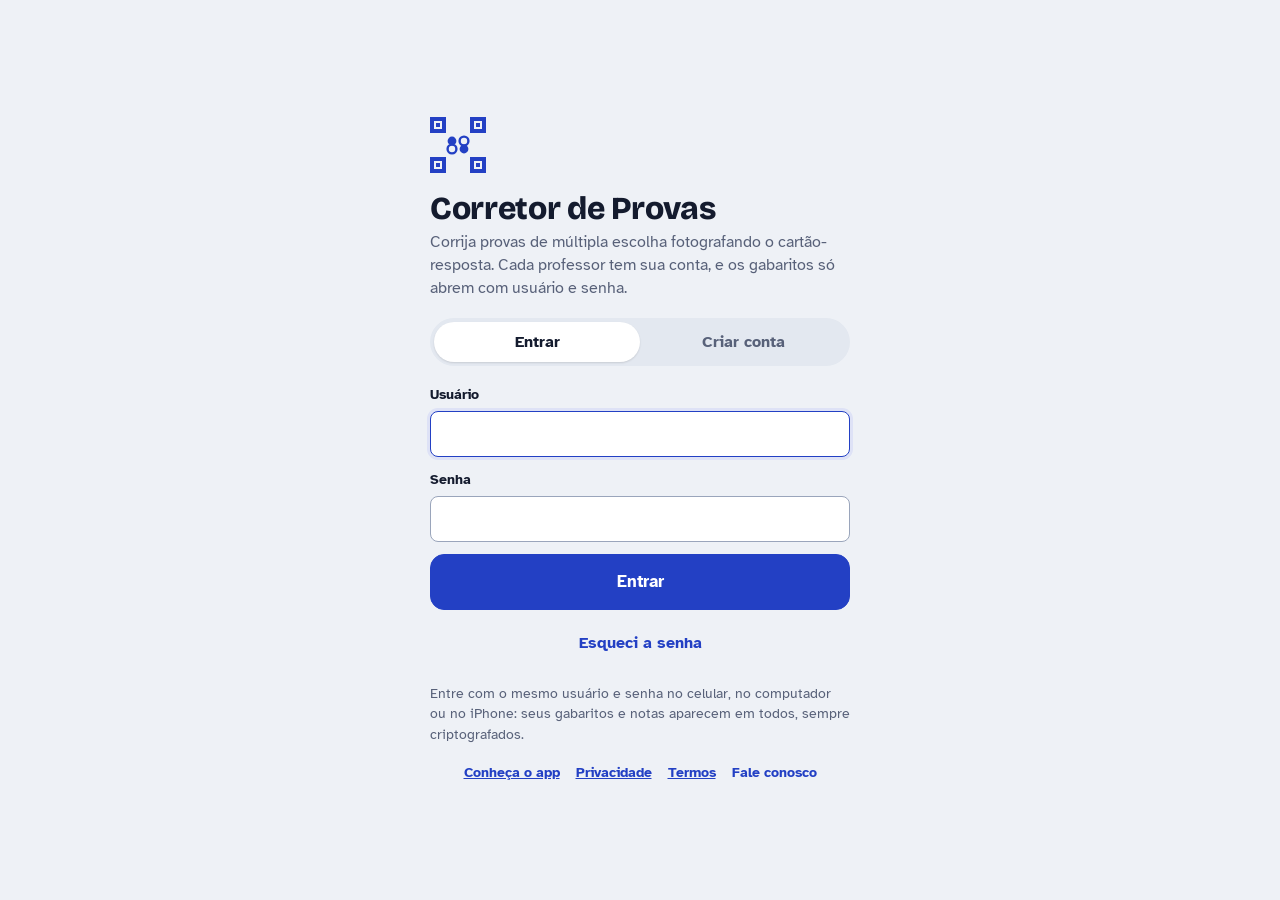
<file: docs/index.html>
<!doctype html>
<html lang="pt-BR">
<head>
<meta charset="utf-8">
<meta name="viewport" content="width=device-width, initial-scale=1, maximum-scale=1, user-scalable=no, viewport-fit=cover">
<meta name="theme-color" content="#2340C4">
<meta name="description" content="Corrija provas de múltipla escolha fotografando o cartão-resposta.">
<meta name="apple-mobile-web-app-capable" content="yes">
<meta name="mobile-web-app-capable" content="yes">
<meta name="apple-mobile-web-app-title" content="Corretor">
<meta name="apple-mobile-web-app-status-bar-style" content="default">
<link rel="manifest" href="manifest.webmanifest">
<link rel="icon" href="icons/icon-192.png" type="image/png">
<link rel="apple-touch-icon" href="icons/apple-touch-icon.png">
<style>:root{padding-top:env(safe-area-inset-top,0px);padding-bottom:env(safe-area-inset-bottom,0px)}body{margin:0}img{max-width:100%}</style>
<title>Corretor de Provas</title>
<meta name="claude:viewport-fit-sides" content="cover">
<link rel="preconnect" href="https://fonts.googleapis.com">
<link rel="preconnect" href="https://fonts.gstatic.com" crossorigin>
<link rel="stylesheet" href="https://fonts.googleapis.com/css2?family=Atkinson+Hyperlegible:wght@400;700&family=Bricolage+Grotesque:opsz,wght@12..96,600;12..96,800&family=IBM+Plex+Mono:wght@500&display=swap">
<style>
/* Layout: app de uma coluna, barra superior fixa e abas embaixo (alcance do polegar). Papel frio + tinta de caneta azul. */
:root {
  --bg: #EEF1F6;
  --surface: #FFFFFF;
  --sunk: #E3E8F0;
  --ink: #141B2E;
  --muted: #586179;
  --line: #D3DAE6;
  --grid: #E4E8EF;
  --line-strong: #9AA5BB;
  --accent: #2340C4;
  --accent-ink: #FFFFFF;
  --accent-soft: #DCE3FF;
  --ok: #17784A;
  --ok-soft: #D9F2E5;
  --bad: #BE2534;
  --bad-soft: #FBE0E3;
  --warn: #A55F00;
  --warn-soft: #FDEBCF;
  --seq1: #C9D3FA; --seq2: #8FA2EE; --seq3: #5470DA; --seq4: #1F37A8;
  --font-display: "Bricolage Grotesque", "Segoe UI", system-ui, sans-serif;
  --font-body: "Atkinson Hyperlegible", system-ui, -apple-system, "Segoe UI", Roboto, sans-serif;
  --font-mono: "IBM Plex Mono", ui-monospace, Menlo, Consolas, monospace;
  --r: 10px;
}
@media (prefers-color-scheme: dark) {
  :root:not([data-theme="light"]) {
    --bg: #0E1320; --surface: #161D2D; --sunk: #1D2538; --ink: #E7EBF3; --muted: #9AA4BA; --grid: #232C40;
    --line: #283149; --line-strong: #4A5672; --accent: #8EA2FF; --accent-ink: #0E1320; --accent-soft: #23305E;
    --ok: #4FC98D; --ok-soft: #133426; --bad: #FF7A85; --bad-soft: #3C1A20; --warn: #F2AE55; --warn-soft: #3A2A12;
    --seq1: #2B3B7A; --seq2: #4862C8; --seq3: #7C93F5; --seq4: #BAC8FF;
    color-scheme: dark;
  }
}
:root[data-theme="dark"] {
  --bg: #0E1320; --surface: #161D2D; --sunk: #1D2538; --ink: #E7EBF3; --muted: #9AA4BA; --grid: #232C40;
  --line: #283149; --line-strong: #4A5672; --accent: #8EA2FF; --accent-ink: #0E1320; --accent-soft: #23305E;
  --ok: #4FC98D; --ok-soft: #133426; --bad: #FF7A85; --bad-soft: #3C1A20; --warn: #F2AE55; --warn-soft: #3A2A12;
  --seq1: #2B3B7A; --seq2: #4862C8; --seq3: #7C93F5; --seq4: #BAC8FF;
    color-scheme: dark;
}
*, *::before, *::after { box-sizing: border-box; }
[hidden] { display: none !important; }
html, body { height: 100%; }
body { background: var(--bg); color: var(--ink); font-family: var(--font-body); font-size: 16px; line-height: 1.45; }
body::before { content: ""; position: fixed; inset: 0 0 auto; height: env(safe-area-inset-top, 0px); z-index: 10; background: var(--surface); }
h1, h2, h3 { font-family: var(--font-display); line-height: 1.15; text-wrap: balance; margin: 0; }
h1 { font-size: 1.6rem; font-weight: 800; letter-spacing: -0.01em; }
h2 { font-size: 1.2rem; font-weight: 600; }
h3 { font-size: 1.02rem; font-weight: 600; }
p { margin: 0; }
button, input, select { font: inherit; color: inherit; }
/* campos com menos de 16px fazem o celular dar zoom ao tocar; toque duplo também dá zoom */
input, select, textarea { font-size: 16px !important; }
html { touch-action: manipulation; -webkit-text-size-adjust: 100%; text-size-adjust: 100%; }
:focus-visible { outline: 3px solid var(--accent); outline-offset: 2px; }
.gutter { padding-left: max(16px, env(safe-area-inset-left, 0px)); padding-right: max(16px, env(safe-area-inset-right, 0px)); }
.inner { max-width: 880px; margin: 0 auto; }
.muted { color: var(--muted); }
.small { font-size: 0.875rem; }
.mono { font-family: var(--font-mono); font-variant-numeric: tabular-nums; }
.eyebrow { font-size: 0.75rem; letter-spacing: 0.08em; text-transform: uppercase; color: var(--muted); font-weight: 700; }
.stack { display: flex; flex-direction: column; gap: 12px; min-width: 0; }
.tight { gap: 3px; }
.row { display: flex; gap: 10px; flex-wrap: wrap; align-items: center; }
.spread { display: flex; gap: 12px; flex-wrap: wrap; align-items: center; justify-content: space-between; }

.topbar { position: sticky; top: env(safe-area-inset-top, 0px); z-index: 5; background: var(--surface); border-bottom: 1px solid var(--line); }
.topbar .inner { display: flex; align-items: center; justify-content: space-between; gap: 12px; padding-block: 10px; }
.brand { display: flex; align-items: center; gap: 10px; font-family: var(--font-display); font-weight: 800; font-size: 1.1rem; min-width: 0; }
.brand svg { width: 28px; height: 28px; flex: none; color: var(--accent); }
.who { font-family: var(--font-body); font-weight: 400; font-size: 0.8rem; color: var(--muted); white-space: nowrap; overflow: hidden; text-overflow: ellipsis; }

main.gutter { padding-block: 20px 110px; }
.view { display: flex; flex-direction: column; gap: 18px; }

.tabs { position: fixed; left: 0; right: 0; bottom: 0; z-index: 6; background: var(--surface); border-top: 1px solid var(--line); padding-bottom: env(safe-area-inset-bottom, 0px); }
.tabs .inner { display: grid; grid-template-columns: repeat(4, 1fr); }
.tab { background: none; border: 0; padding: 9px 4px 10px; display: flex; flex-direction: column; align-items: center; gap: 3px; font-size: 0.78rem; color: var(--muted); cursor: pointer; }
.tab svg { width: 22px; height: 22px; }
.tab[aria-current="page"] { color: var(--accent); font-weight: 700; }

.btn { display: inline-flex; align-items: center; justify-content: center; gap: 8px; min-height: 44px; padding: 0 16px; border-radius: 999px;
  border: 1.5px solid var(--line-strong); background: var(--surface); cursor: pointer; font-weight: 700; text-decoration: none; }
.btn:hover { border-color: var(--accent); }
.btn.primary { background: var(--accent); border-color: var(--accent); color: var(--accent-ink); }
.btn.danger { border-color: var(--bad); color: var(--bad); }
.btn.quiet { border-color: transparent; background: transparent; color: var(--accent); padding: 0 10px; }
.btn.big { min-height: 56px; font-size: 1.05rem; width: 100%; border-radius: 14px; }
.btn.sm { min-height: 36px; padding: 0 12px; font-size: 0.875rem; }
.btn[disabled] { opacity: .5; cursor: not-allowed; }
.btn svg { width: 20px; height: 20px; flex: none; }
label.field { display: flex; flex-direction: column; gap: 6px; font-weight: 700; font-size: 0.9rem; min-width: 0; }
label.field .hint { font-weight: 400; color: var(--muted); }
input[type=text], input[type=password], input[type=number], select {
  min-height: 46px; padding: 0 12px; border-radius: 8px; border: 1.5px solid var(--line-strong); background: var(--surface); width: 100%; min-width: 0; }
input:focus, select:focus { border-color: var(--accent); outline: none; box-shadow: 0 0 0 3px var(--accent-soft); }
.grid2 { display: grid; grid-template-columns: repeat(auto-fit, minmax(140px, 1fr)); gap: 12px; }
.grid2 > * { min-width: 0; }

.panel { background: var(--surface); border: 1px solid var(--line); border-radius: var(--r); padding: 16px; display: flex; flex-direction: column; gap: 12px; min-width: 0; }
.list { display: flex; flex-direction: column; gap: 10px; }
.chip { display: inline-flex; align-items: center; gap: 4px; font-size: 0.78rem; font-weight: 700; padding: 2px 9px; border-radius: 999px; background: var(--sunk); color: var(--muted); white-space: nowrap; }
.chip.ok { background: var(--ok-soft); color: var(--ok); }
.chip.bad { background: var(--bad-soft); color: var(--bad); }
.chip.warn { background: var(--warn-soft); color: var(--warn); }
.chip.accent { background: var(--accent-soft); color: var(--accent); }
.keystrip { font-family: var(--font-mono); font-size: 0.9rem; letter-spacing: 0.04em; background: var(--sunk); border-radius: 8px; padding: 8px 10px; overflow-wrap: anywhere; }
.empty { text-align: center; padding: 28px 16px; color: var(--muted); border: 1.5px dashed var(--line-strong); border-radius: var(--r); }
.note { background: var(--accent-soft); border-radius: 8px; padding: 10px 12px; font-size: 0.875rem; }

.bubbles { display: grid; grid-template-columns: repeat(auto-fill, minmax(232px, 1fr)); gap: 4px 18px; }
.bubbles.vertical { grid-template-columns: minmax(0, 1fr); max-width: 380px; gap: 4px; }
.bubbles.vertical .qrow { border-bottom: 1px solid var(--line); border-radius: 0; padding-block: 5px; }
.bubbles.vertical .qrow:last-child { border-bottom: 0; }
.qrow { flex-wrap: nowrap; }
.qrow { display: flex; align-items: center; gap: 6px; padding: 3px 6px; border-radius: 8px; }
.qrow .qn { font-family: var(--font-mono); width: 2.2em; text-align: right; color: var(--muted); font-size: 0.9rem; }
.qrow.st-ok { background: var(--ok-soft); }
.qrow.st-bad { background: var(--bad-soft); }
.qrow.st-blank, .qrow.st-multi { background: var(--warn-soft); }
.qrow .flag { font-size: 0.7rem; font-weight: 700; color: var(--warn); margin-left: auto; text-transform: uppercase; letter-spacing: .05em; }
.bub { width: 34px; height: 34px; border-radius: 50%; border: 1.5px solid var(--line-strong); background: var(--surface); font-weight: 700; font-size: 0.85rem; cursor: pointer; position: relative; color: var(--muted); padding: 0; flex: none; }
.bub.sel { background: var(--ink); border-color: var(--ink); color: var(--surface); }
.bub.key::after { content: ""; position: absolute; right: -2px; top: -2px; width: 10px; height: 10px; border-radius: 50%; background: var(--ok); border: 2px solid var(--surface); }

.score { display: flex; align-items: baseline; gap: 10px; flex-wrap: wrap; }
.score .big { font-family: var(--font-body); font-weight: 700; font-size: 3rem; line-height: 1; font-variant-numeric: tabular-nums; }
.scan-wrap { display: grid; grid-template-columns: minmax(0, 1fr); gap: 16px; }
@media (min-width: 760px) { .scan-wrap { grid-template-columns: 300px minmax(0, 1fr); align-items: start; } }
.scan-img { width: 100%; max-width: 100%; height: auto; border-radius: 8px; border: 1px solid var(--line); background: #fff; display: block; }
.legend { display: flex; flex-wrap: wrap; gap: 6px 14px; font-size: 0.8rem; color: var(--muted); }
.legend i { display: inline-block; width: 12px; height: 12px; border-radius: 50%; vertical-align: -1px; margin-right: 4px; }

.filters { display: grid; grid-template-columns: repeat(auto-fit, minmax(170px, 1fr)); gap: 10px; }
.table-wrap { overflow-x: auto; }
table { border-collapse: collapse; width: 100%; font-size: 0.92rem; }
th, td { text-align: left; padding: 9px 8px; border-bottom: 1px solid var(--line); white-space: nowrap; }
th { font-size: 0.75rem; text-transform: uppercase; letter-spacing: .06em; color: var(--muted); }
td.num, th.num { text-align: right; font-variant-numeric: tabular-nums; }
tr.click { cursor: pointer; }
tr.click:hover td { background: var(--sunk); }
.stats { display: grid; grid-template-columns: repeat(4, minmax(0,1fr)); gap: 8px; }
.stat { background: var(--surface); border: 1px solid var(--line); border-radius: 8px; padding: 10px 12px; }
.stat b { display: block; font-size: 1.4rem; font-variant-numeric: tabular-nums; }
.stat span { font-size: 0.78rem; color: var(--muted); }
.chart { width: 100%; overflow-x: auto; }
.chart svg { display: block; font-family: var(--font-body); }
.chart text { fill: var(--muted); font-size: 12px; }
.chart .hit { fill: transparent; }
.keylist { display: flex; flex-wrap: wrap; gap: 4px 14px; font-size: 0.8rem; color: var(--muted); }
.qbars { display: grid; grid-template-columns: repeat(auto-fill, minmax(64px, 1fr)); gap: 6px; }
.qbar { background: var(--sunk); border-radius: 6px; padding: 5px 6px; font-size: 0.75rem; position: relative; overflow: hidden; }
.qbar .fill { position: absolute; left: 0; bottom: 0; height: 4px; background: var(--ok); }
.qbar.low .fill { background: var(--bad); }
.qbar b { font-family: var(--font-mono); }
.tip { position: fixed; z-index: 40; pointer-events: none; background: var(--ink); color: var(--surface); font-size: 0.82rem; padding: 6px 9px; border-radius: 6px; max-width: 240px; line-height: 1.3; }

.lock { min-height: 100%; display: grid; place-items: center; padding-block: 32px; }
.lock-card { width: 100%; max-width: 420px; display: flex; flex-direction: column; gap: 18px; }
.lock-art { width: 56px; height: 56px; color: var(--accent); }
.lock h1 { font-size: 2rem; }
.seg { display: grid; grid-template-columns: 1fr 1fr; background: var(--sunk); border-radius: 999px; padding: 4px; }
.seg button { border: 0; background: transparent; border-radius: 999px; min-height: 40px; font-weight: 700; color: var(--muted); cursor: pointer; }
.seg button[aria-pressed="true"] { background: var(--surface); color: var(--ink); box-shadow: 0 1px 2px rgba(0,0,0,.12); }
.err { color: var(--bad); font-weight: 700; font-size: 0.9rem; }
.formatos { display: grid; grid-template-columns: repeat(auto-fill, minmax(150px, 1fr)); gap: 8px; }
.formato { display: flex; flex-direction: column; align-items: flex-start; gap: 2px; text-align: left; padding: 10px 12px; border-radius: 10px; border: 1.5px solid var(--line); background: var(--surface); cursor: pointer; }
.formato span { font-size: 0.8rem; color: var(--muted); }
.formato[aria-checked="true"] { border-color: var(--accent); box-shadow: 0 0 0 2px var(--accent-soft); }
.formato[disabled] { opacity: .5; cursor: not-allowed; }
.formato-previa { max-height: 340px; width: auto; }
.aceite { display: flex; gap: 10px; align-items: flex-start; font-size: 0.9rem; cursor: pointer; }
.aceite input { width: 20px; height: 20px; margin: 2px 0 0; flex: none; accent-color: var(--accent); }
.aceite a, .rodape a, .link { color: var(--accent); font-weight: 700; }
.rodape { display: flex; flex-wrap: wrap; gap: 6px 16px; justify-content: center; }
.link { background: none; border: 0; padding: 0; cursor: pointer; font-size: inherit; }
.chave { font-size: clamp(0.95rem, 4.6vw, 1.25rem); letter-spacing: 0.04em; white-space: nowrap; text-align: center; padding: 14px; border-radius: 10px; background: var(--sunk); border: 1.5px dashed var(--accent); user-select: all; overflow-wrap: anywhere; }
.passos { margin: 0; padding-left: 1.3em; display: flex; flex-direction: column; gap: 8px; }
textarea { font: inherit; color: inherit; width: 100%; min-width: 0; padding: 10px 12px; border-radius: 8px; border: 1.5px solid var(--line-strong); background: var(--surface); resize: vertical; }
textarea:focus { border-color: var(--accent); outline: none; box-shadow: 0 0 0 3px var(--accent-soft); }
.seg.tres { grid-template-columns: repeat(3, 1fr); max-width: 420px; }
.cores { display: grid; grid-template-columns: repeat(auto-fill, minmax(104px, 1fr)); gap: 8px; }
.cor { display: flex; align-items: center; gap: 8px; min-height: 44px; padding: 0 12px; border-radius: 999px; border: 1.5px solid var(--line); background: var(--surface); font-weight: 700; cursor: pointer; }
.cor[aria-checked="true"] { border-color: var(--accent); box-shadow: 0 0 0 2px var(--accent-soft); }
.cor .amostra { width: 20px; height: 20px; border-radius: 50%; flex: none; background: linear-gradient(135deg, var(--a) 50%, var(--b) 50%); }

.modal-back { position: fixed; inset: 0; z-index: 20; background: rgba(8, 12, 24, 0.55); display: grid; place-items: end center;
  padding: 16px max(16px, env(safe-area-inset-right, 0px)) calc(16px + env(safe-area-inset-bottom, 0px)) max(16px, env(safe-area-inset-left, 0px)); }
@media (min-width: 640px) { .modal-back { place-items: center; } }
.modal { background: var(--surface); border-radius: 14px; width: 100%; max-width: 560px; max-height: 88vh; overflow: auto; padding: 20px; display: flex; flex-direction: column; gap: 14px; }
.modal .actions { display: flex; gap: 10px; flex-wrap: wrap; justify-content: flex-end; }
.toast { position: fixed; left: 50%; transform: translateX(-50%); bottom: calc(84px + env(safe-area-inset-bottom, 0px)); z-index: 30; background: var(--ink); color: var(--surface);
  padding: 10px 16px; border-radius: 999px; font-weight: 700; max-width: calc(100% - 32px); text-align: center; }
.busy { position: fixed; inset: 0; z-index: 25; background: rgba(8,12,24,.6); display: grid; place-items: center; color: #fff; font-weight: 700; font-size: 1.1rem; }
.zoombox { overflow: auto; max-height: 70vh; border-radius: 8px; border: 1px solid var(--line); background: var(--sunk); }
.zoombox canvas { display: block; max-width: none; border: 0; border-radius: 0; }
.sheet-preview { max-width: 100%; max-height: 50vh; margin: 0 auto; display: block; border: 1px solid var(--line); border-radius: 6px; background: #fff; }
ul.tips { margin: 0; padding-left: 1.2em; display: flex; flex-direction: column; gap: 4px; }
@media (max-width: 420px) { .stats { grid-template-columns: repeat(2, minmax(0,1fr)); } .score .big { font-size: 2.5rem; } }
@media (prefers-reduced-motion: reduce) { * { transition: none !important; animation: none !important; } }
</style>

</head>
<body>
<div id="lock" class="lock gutter" hidden></div>

<div id="app" hidden>
  <header class="topbar gutter">
    <div class="inner">
      <div class="brand">
        <svg viewBox="0 0 28 28" aria-hidden="true"><g fill="currentColor"><path d="M0 0h8v8H0zM2 2v4h4V2z" fill-rule="evenodd"/><path d="M20 0h8v8h-8zM22 2v4h4V2z" fill-rule="evenodd"/><path d="M0 20h8v8H0zM2 22v4h4v-4z" fill-rule="evenodd"/><path d="M20 20h8v8h-8zM22 22v4h4v-4z" fill-rule="evenodd"/><circle cx="11" cy="12" r="2.2"/><circle cx="17" cy="16" r="2.2"/></g><g fill="none" stroke="currentColor" stroke-width="1.2"><circle cx="17" cy="12" r="2.2"/><circle cx="11" cy="16" r="2.2"/></g></svg>
        <div class="stack" style="gap:0"><span>Corretor de Provas</span><span class="who" id="who"></span></div>
      </div>
      <button class="btn quiet" id="btn-lock" type="button">
        <svg viewBox="0 0 24 24" fill="none" stroke="currentColor" stroke-width="2" aria-hidden="true"><path d="M15 4h4v16h-4M10 8l-4 4 4 4M6 12h10"/></svg>
        Sair
      </button>
    </div>
  </header>
  <main class="gutter"><div class="inner view" id="view"></div></main>
  <nav class="tabs gutter" aria-label="Seções">
    <div class="inner">
      <button class="tab" type="button" data-tab="gabaritos"><svg viewBox="0 0 24 24" fill="none" stroke="currentColor" stroke-width="2" aria-hidden="true"><rect x="5" y="3" width="14" height="18" rx="2"/><path d="M9 8h6M9 12h6M9 16h3"/></svg>Gabaritos</button>
      <button class="tab" type="button" data-tab="corrigir"><svg viewBox="0 0 24 24" fill="none" stroke="currentColor" stroke-width="2" aria-hidden="true"><path d="M4 8h3l2-3h6l2 3h3v11H4z"/><circle cx="12" cy="13" r="3.5"/></svg>Corrigir</button>
      <button class="tab" type="button" data-tab="resultados"><svg viewBox="0 0 24 24" fill="none" stroke="currentColor" stroke-width="2" aria-hidden="true"><path d="M4 20V10M10 20V4M16 20v-7M22 20H2"/></svg>Resultados</button>
      <button class="tab" type="button" data-tab="conta"><svg viewBox="0 0 24 24" fill="none" stroke="currentColor" stroke-width="2" aria-hidden="true"><circle cx="12" cy="8" r="4"/><path d="M4 21c1.5-4 4.5-6 8-6s6.5 2 8 6"/></svg>Conta</button>
    </div>
  </nav>
</div>

<div id="modal" class="modal-back" hidden></div>
<div id="toast" class="toast" role="status" hidden></div>
<div id="busy" class="busy" hidden>Lendo a folha…</div>
<div id="tip" class="tip" hidden></div>

<input type="file" id="file-cam" accept="image/*" capture="environment" hidden>
<input type="file" id="file-gal" accept="image/*" hidden>
<input type="file" id="file-backup" accept=".json,application/json" hidden>

<script src="vendor/jspdf.umd.min.js"></script>
<script>
"use strict";
/* ============================================================
   Utilidades
   ============================================================ */
const $ = (s, r = document) => r.querySelector(s);
const esc = (s) => String(s ?? "").replace(/[&<>"']/g, (c) => ({ "&": "&amp;", "<": "&lt;", ">": "&gt;", '"': "&quot;", "'": "&#39;" }[c]));
const LET = "ABCDE";
const uid = () => Math.random().toString(36).slice(2, 10) + Date.now().toString(36).slice(-4);
const fmtNum = (n) => (Math.round(n * 10) / 10).toLocaleString("pt-BR", { minimumFractionDigits: 1, maximumFractionDigits: 1 });
const fmtDate = (t) => new Date(t).toLocaleDateString("pt-BR", { day: "2-digit", month: "2-digit", year: "numeric" });
const fmtShort = (t) => new Date(t).toLocaleDateString("pt-BR", { day: "2-digit", month: "2-digit" });
const letter = (a) => (a === null || a === undefined ? "–" : a === -1 ? "*" : LET[a]);
const sleep = (ms) => new Promise((r) => setTimeout(r, ms));

/* ============================================================
   Contas e cofre criptografado
   Cada conta (usuário + senha) tem seu próprio cofre AES-GCM com
   chave derivada da senha (PBKDF2). A senha nunca é gravada.
   Imagens das provas corrigidas ficam no IndexedDB, também cifradas.
   ============================================================ */
const PREFIX = "corretor-provas.conta.";
const LAST_USER = "corretor-provas.ultimo-usuario";
const LEGACY_KEY = "corretor-provas.cofre.v1";
const ITER = 250000;
const te = new TextEncoder(), td = new TextDecoder();
const ls = {
  get(k) { try { return localStorage.getItem(k); } catch { return null; } },
  set(k, v) { try { localStorage.setItem(k, v); return true; } catch { return false; } },
  del(k) { try { localStorage.removeItem(k); } catch {} },
};
function b64(buf) { const a = new Uint8Array(buf); let s = ""; for (let i = 0; i < a.length; i += 0x8000) s += String.fromCharCode.apply(null, a.subarray(i, i + 0x8000)); return btoa(s); }
function unb64(s) { const b = atob(s); const a = new Uint8Array(b.length); for (let i = 0; i < b.length; i++) a[i] = b.charCodeAt(i); return a; }
const normUser = (u) => String(u || "").trim().toLowerCase();
async function acctId(user) {
  const h = await crypto.subtle.digest("SHA-256", te.encode("corretor-provas:" + normUser(user)));
  return Array.from(new Uint8Array(h).slice(0, 12), (b) => b.toString(16).padStart(2, "0")).join("");
}
async function deriveKey(pw, salt, iter = ITER) {
  const base = await crypto.subtle.importKey("raw", te.encode(pw), "PBKDF2", false, ["deriveKey"]);
  return crypto.subtle.deriveKey({ name: "PBKDF2", salt, iterations: iter, hash: "SHA-256" }, base, { name: "AES-GCM", length: 256 }, false, ["encrypt", "decrypt"]);
}
async function encBytes(key, bytes) { const iv = crypto.getRandomValues(new Uint8Array(12)); return { iv, ct: await crypto.subtle.encrypt({ name: "AES-GCM", iv }, key, bytes) }; }
async function decBytes(key, o) { return crypto.subtle.decrypt({ name: "AES-GCM", iv: o.iv }, key, o.ct); }
const IN_CLAUDE = !!(window.claude && typeof window.claude.use === "function");

/* Aparência: cor de destaque e modo claro/escuro, guardados neste aparelho */
const APAR_KEY = "corretor-provas.aparencia";
const CORES = {
  azul:    { nome: "Azul",    l: "#2340C4", d: "#8EA2FF" },
  verde:   { nome: "Verde",   l: "#12715A", d: "#5DD3A6" },
  roxo:    { nome: "Roxo",    l: "#6639C2", d: "#B79CFF" },
  vinho:   { nome: "Vinho",   l: "#A1234A", d: "#FF8FB0" },
  laranja: { nome: "Laranja", l: "#AE4E08", d: "#FFAE68" },
  grafite: { nome: "Grafite", l: "#2F3A4F", d: "#C2CAD8" },
};
function mix(a, b, t) { // mistura duas cores hex (t = quanto de b)
  const p = (h) => [1, 3, 5].map((i) => parseInt(h.slice(i, i + 2), 16));
  const [x, y] = [p(a), p(b)];
  return "#" + x.map((v, i) => Math.round(v + (y[i] - v) * t).toString(16).padStart(2, "0")).join("");
}
function aparenciaCSS() {
  let css = "";
  for (const [id, c] of Object.entries(CORES)) {
    const light = `--accent:${c.l};--accent-ink:#FFFFFF;--accent-soft:${mix(c.l, "#FFFFFF", 0.85)};--seq1:${mix(c.l, "#FFFFFF", 0.75)};--seq2:${mix(c.l, "#FFFFFF", 0.5)};--seq3:${mix(c.l, "#FFFFFF", 0.22)};--seq4:${mix(c.l, "#000000", 0.12)};`;
    const dark = `--accent:${c.d};--accent-ink:#0E1320;--accent-soft:${mix(c.d, "#161D2D", 0.72)};--seq1:${mix(c.d, "#161D2D", 0.72)};--seq2:${mix(c.d, "#161D2D", 0.45)};--seq3:${mix(c.d, "#161D2D", 0.15)};--seq4:${mix(c.d, "#FFFFFF", 0.35)};`;
    css += `:root[data-cor="${id}"]{${light}}@media (prefers-color-scheme: dark){:root[data-cor="${id}"]:not([data-theme="light"]){${dark}}}:root[data-theme="dark"][data-cor="${id}"]{${dark}}`;
  }
  return css;
}
function lerAparencia() { try { return { cor: "azul", modo: "auto", ...JSON.parse(ls.get(APAR_KEY) || "{}") }; } catch { return { cor: "azul", modo: "auto" }; } }
function aplicarAparencia(a = lerAparencia()) {
  let st = document.getElementById("estilo-cores");
  if (!st) { st = document.createElement("style"); st.id = "estilo-cores"; st.textContent = aparenciaCSS(); document.head.appendChild(st); }
  const root = document.documentElement;
  root.dataset.cor = CORES[a.cor] ? a.cor : "azul";
  if (a.modo === "claro") root.dataset.theme = "light"; else if (a.modo === "escuro") root.dataset.theme = "dark"; else if (!IN_CLAUDE) delete root.dataset.theme;
  const fundo = getComputedStyle(root).getPropertyValue("--surface").trim() || "#FFFFFF";
  const meta = document.querySelector('meta[name="theme-color"]');
  if (meta) meta.content = fundo;
  const claro = parseInt(fundo.slice(1, 3), 16) > 128; // fundo claro → ícones escuros na barra
  try { if (window.AndroidBridge && window.AndroidBridge.setBarColor) window.AndroidBridge.setBarColor(fundo, claro); } catch {}
}
try { matchMedia("(prefers-color-scheme: dark)").addEventListener("change", () => aplicarAparencia()); } catch {}
const HAS_GZ = typeof CompressionStream !== "undefined" && typeof DecompressionStream !== "undefined";
async function gz(bytes, compress) {
  const st = new Blob([bytes]).stream().pipeThrough(compress ? new CompressionStream("gzip") : new DecompressionStream("gzip"));
  return new Uint8Array(await new Response(st).arrayBuffer());
}
/* Cofre v3 ("envelope"): os dados são cifrados com uma chave aleatória própria (DK).
   A DK fica guardada embrulhada pela senha (wp) e, se o professor criou, pela chave de
   recuperação (wr). Trocar a senha só reembrulha a DK. Cofres v2 (chave = senha) ainda
   abrem e são convertidos no login (migrarCofre). */
async function importDK(raw) { return crypto.subtle.importKey("raw", raw, "AES-GCM", false, ["encrypt", "decrypt"]); }
async function embrulhar(key, raw) { const { iv, ct } = await encBytes(key, raw); return { iv: b64(iv), ct: b64(ct) }; }
async function desembrulhar(key, w) { return new Uint8Array(await decBytes(key, { iv: unb64(w.iv), ct: unb64(w.ct) })); }
async function decifrarDados(o, key) {
  let pt = new Uint8Array(await decBytes(key, { iv: unb64(o.iv), ct: unb64(o.ct) }));
  if (o.z) pt = await gz(pt, false);
  return JSON.parse(td.decode(pt));
}
async function sealVault(data = S.data) {
  let pt = te.encode(JSON.stringify(data));
  if (HAS_GZ) pt = await gz(pt, true);
  const { iv, ct } = await encBytes(S.key, pt);
  const o = { app: "corretor-provas", v: S.dk ? 3 : 2, kdf: "PBKDF2-SHA256", iter: ITER, z: HAS_GZ ? 1 : 0, t: Date.now(), salt: b64(S.salt), iv: b64(iv), ct: b64(ct) };
  if (S.dk) Object.assign(o, { kid: S.kid, wp: S.wrap.wp, wpT: S.wrap.wpT || 0, wr: S.wrap.wr || null, wrT: S.wrap.wrT || 0 });
  return JSON.stringify(o);
}
const embrulhosDe = (o) => (o.v >= 3 ? { wp: o.wp, wpT: o.wpT || 0, wr: o.wr || null, wrT: o.wrT || 0 } : null);
async function openVault(blob, pw) {
  const o = JSON.parse(blob);
  if (o.app !== "corretor-provas") throw new Error("formato");
  const salt = unb64(o.salt), pwKey = await deriveKey(pw, salt, o.iter || ITER);
  let key = pwKey, dk = null;
  if (o.v >= 3) { dk = await desembrulhar(pwKey, o.wp); key = await importDK(dk); } // falha se a senha estiver errada
  return { key, salt, dk, wrap: embrulhosDe(o), kid: o.kid || null, data: await decifrarDados(o, key) };
}
/* Chave de recuperação: 20 caracteres (100 bits). Nunca sai do aparelho; o servidor só guarda um resumo dela. */
const REC_ALFA = "ABCDEFGHJKLMNPQRSTUVWXYZ23456789";
function novoCodigo() { const r = crypto.getRandomValues(new Uint8Array(20)); return Array.from(r, (b, i) => REC_ALFA[b % 32] + (i % 4 === 3 && i < 19 ? "-" : "")).join(""); }
const normCodigo = (c) => String(c || "").toUpperCase().replace(/[^A-Z0-9]/g, "");
async function pbkdf(secret, sal, iter = 200000) { return crypto.subtle.importKey("raw", te.encode(secret), "PBKDF2", false, ["deriveBits", "deriveKey"]).then((base) => ({ base, sal: te.encode(sal), iter })); }
async function chaveRecuperacao(user, code) {
  const { base, sal, iter } = await pbkdf(normCodigo(code), "corretor-provas/rec/" + normUser(user));
  return crypto.subtle.deriveKey({ name: "PBKDF2", salt: sal, iterations: iter, hash: "SHA-256" }, base, { name: "AES-GCM", length: 256 }, false, ["encrypt", "decrypt"]);
}
async function verificadorRec(user, code) { // o que o aparelho envia para provar que tem a chave
  const { base, sal, iter } = await pbkdf(normCodigo(code), "corretor-provas/verif/" + normUser(user));
  return Array.from(new Uint8Array(await crypto.subtle.deriveBits({ name: "PBKDF2", salt: sal, iterations: iter, hash: "SHA-256" }, base, 256)), (b) => b.toString(16).padStart(2, "0")).join("");
}
async function sha256hex(txt) { return Array.from(new Uint8Array(await crypto.subtle.digest("SHA-256", te.encode(txt))), (b) => b.toString(16).padStart(2, "0")).join(""); }
async function openWithRecovery(blob, user, code) {
  const o = JSON.parse(blob);
  if (!o.wr) throw new Error("sem chave");
  const dk = await desembrulhar(await chaveRecuperacao(user, code), o.wr), key = await importDK(dk);
  return { key, salt: unb64(o.salt), dk, wrap: embrulhosDe(o), kid: o.kid, data: await decifrarDados(o, key) };
}
function adotar(v, data = v.data) { Object.assign(S, { key: v.key, salt: v.salt, dk: v.dk || null, wrap: v.wrap || null, kid: v.kid || null, data }); }
async function novoCofre(pw) { // chave própria nova + embrulho pela senha
  S.salt = crypto.getRandomValues(new Uint8Array(16));
  S.dk = crypto.getRandomValues(new Uint8Array(32)); S.key = await importDK(S.dk); S.kid = uid();
  S.wrap = { wp: await embrulhar(await deriveKey(pw, S.salt), S.dk), wpT: Date.now(), wr: null, wrT: 0 };
}
async function trocarEmbrulhoSenha(pw) { // nova senha: só reembrulha a chave própria
  S.salt = crypto.getRandomValues(new Uint8Array(16));
  S.wrap = { ...S.wrap, wp: await embrulhar(await deriveKey(pw, S.salt), S.dk), wpT: Date.now() };
}
async function migrarCofre(pw) { // cofre antigo (chave = senha) → chave própria; imagens recifradas
  const antiga = S.key, rec = S.wrap;
  await novoCofre(pw);
  if (rec && rec.wr) Object.assign(S.wrap, { wr: rec.wr, wrT: rec.wrT });
  for (const r of S.data.results) { try { const bytes = await imageBytes(r.id, antiga); if (bytes) await putImageEnc(r.id, await encBytes(S.key, bytes)); } catch {} }
  await persist();
}
/* o cofre remoto usa a mesma chave própria que este aparelho? */
function mesmaChave(blob) { const o = JSON.parse(blob); return o.v >= 3 ? o.kid === S.kid : !S.dk && o.salt === b64(S.salt); }
function adotarEmbrulhos(blob) { // senha trocada ou chave de recuperação criada em outro aparelho
  const o = JSON.parse(blob);
  if (o.v < 3 || !S.wrap || o.kid !== S.kid) return;
  if ((o.wpT || 0) > (S.wrap.wpT || 0)) { S.wrap.wp = o.wp; S.wrap.wpT = o.wpT; S.salt = unb64(o.salt); }
  if ((o.wrT || 0) > (S.wrap.wrT || 0)) { S.wrap.wr = o.wr; S.wrap.wrT = o.wrT; }
}
const blobTime = (b) => { try { return JSON.parse(b).t || 0; } catch { return -1; } };

/* Armazenamento permanente: o cofre (já cifrado) também fica guardado na
   conta Claude de quem usa o app, então sobrevive ao fechar o app e aparece
   em outros aparelhos. O navegador guarda uma cópia local. */
const cloud = { db: null, uid: null };
cloud.ready = (async () => {
  try {
    if (!(window.claude && typeof window.claude.use === "function")) return;
    const [db, user] = await Promise.all([window.claude.use("db"), window.claude.use("user")]);
    if (!db || !user) return;
    const id = await user.id();
    if (id) { cloud.db = db; cloud.uid = id; }
  } catch (e) { console.warn(e); }
})();
const cloudReady = async () => { await Promise.race([cloud.ready, sleep(9000)]); return !!cloud.db; };
const cdoc = (name) => cloud.db.doc(`data/users/${cloud.uid}/${name}`);
let writeChain = Promise.resolve(), cloudWarned = false;
function cloudWrite(name, data) { // uma gravação por vez
  if (!cloud.db) return Promise.resolve(false);
  const p = writeChain.then(() => (data === null ? cdoc(name).delete() : cdoc(name).set(data))).then(() => true, (e) => {
    console.warn(e);
    if (!cloudWarned) { cloudWarned = true; toast(e && e.code === "quota_exceeded" ? "O espaço de armazenamento acabou. Faça um backup e apague provas antigas." : "Não consegui salvar na nuvem agora. Os dados ficaram neste aparelho."); }
    return false;
  });
  writeChain = p;
  return p;
}
async function cloudGet(name) { if (!cloud.db) return null; try { const d = await cdoc(name).get(); return d.exists ? d.data() : null; } catch (e) { console.warn(e); return null; } }
async function vaultBlob(id) { // a versão mais recente entre nuvem e aparelho
  const local = ls.get(PREFIX + id), remote = await cloudGet("conta-" + id);
  const rb = remote && remote.blob;
  if (rb && (!local || blobTime(rb) >= blobTime(local))) { ls.set(PREFIX + id, rb); return rb; }
  return local;
}

/* ============================================================
   Sincronização entre aparelhos (Supabase), fora do Claude.
   O servidor só recebe o cofre e as imagens JÁ CIFRADOS. Para entrar no
   servidor usamos uma senha derivada (PBKDF2 com outro sal) da senha do
   professor: o servidor nunca vê a senha real nem a chave do cofre.
   ============================================================ */
const SUPA = { url: "https://imkikvxszvxucdowyvyl.supabase.co", key: "sb_publishable_QvhyTYiDhp2ZuEsQ8n2ECg_SOnV1c_E" }; // projeto Supabase do professor (chave pública: a proteção vem das regras por linha)
const APP_VERSAO = "1.5.2";
const TERMOS_VERSAO = "2026-10-29";
const sync = { on: false, token: null, exp: 0, uid: null, email: null, authPw: null, remoteT: 0, dirty: false, last: 0, err: "", pendingImgs: new Set() };
const syncEnabled = () => !IN_CLAUDE && !!SUPA.url && !!SUPA.key;
async function authSecret(user, pw) {
  const base = await crypto.subtle.importKey("raw", te.encode(pw), "PBKDF2", false, ["deriveBits"]);
  const bits = await crypto.subtle.deriveBits({ name: "PBKDF2", salt: te.encode("corretor-provas/sync/" + normUser(user)), iterations: 150000, hash: "SHA-256" }, base, 256);
  return b64(bits).replace(/=+$/, "");
}
const syncEmail = async (user) => `u${await acctId(user)}@corretor-provas.app`;
function syncErr(msg, code) { const e = new Error(msg); e.code = code; e.userMsg = msg; return e; }
async function supa(path, { method = "GET", body, auth = true, prefer } = {}) {
  const h = { apikey: SUPA.key, "Content-Type": "application/json" };
  if (auth && sync.token) h.Authorization = "Bearer " + sync.token;
  if (prefer) h.Prefer = prefer;
  let r;
  try { r = await fetch(SUPA.url.replace(/\/+$/, "") + path, { method, headers: h, body: body === undefined ? undefined : JSON.stringify(body) }); }
  catch { throw syncErr("Sem conexão com a internet.", "offline"); }
  const txt = await r.text(); let data = null; try { data = txt ? JSON.parse(txt) : null; } catch {}
  if (!r.ok) {
    const msg = String((data && (data.msg || data.message || data.error_description || data.error)) || r.status);
    const e = new Error(msg); e.status = r.status; e.code = (data && (data.error_code || data.code)) || ""; throw e;
  }
  return data;
}
function setSession(d) { sync.token = d.access_token; sync.uid = d.user.id; sync.exp = Date.now() + ((d.expires_in || 3600) - 60) * 1000; }
async function syncSignIn() {
  try { setSession(await supa("/auth/v1/token?grant_type=password", { method: "POST", auth: false, body: { email: sync.email, password: sync.authPw } })); }
  catch (e) { if (e.status === 400 && /invalid|credentials/i.test(e.message + " " + e.code)) e.authFail = true; throw e; }
}
async function syncSignUp() {
  try {
    const d = await supa("/auth/v1/signup", { method: "POST", auth: false, body: { email: sync.email, password: sync.authPw } });
    if (d && d.access_token) return setSession(d);
    await syncSignIn();
  } catch (e) {
    if (/already|registered|exists/i.test(e.message) || e.code === "user_already_exists") throw syncErr("Este usuário já existe. Use a opção Entrar.", "exists");
    if (/confirm/i.test(e.message)) throw syncErr("O servidor de sincronização pede confirmação de e-mail. Desative em Authentication → Sign In / Providers → Email → Confirm email.", "confirm");
    throw e;
  }
}
async function api(path, opts) {
  if (!sync.token || Date.now() > sync.exp) await syncSignIn();
  try { return await supa(path, opts); }
  catch (e) { if (e.status === 401) { sync.token = null; await syncSignIn(); return supa(path, opts); } throw e; }
}
async function remoteVault() { const rows = await api(`/rest/v1/cofres?select=blob,t&user_id=eq.${sync.uid}`); return rows && rows[0] ? rows[0] : null; }
async function pushVault() {
  const t = Date.now(), blob = await sealVault();
  await api("/rest/v1/cofres", { method: "POST", prefer: "resolution=merge-duplicates,return=minimal", body: { user_id: sync.uid, blob, t } });
  ls.set(PREFIX + S.acct, blob);
  sync.remoteT = t; sync.dirty = false; sync.last = Date.now(); sync.err = "";
}
async function openWithKey(blob, key) { return decifrarDados(JSON.parse(blob), key); }
/* junta as alterações de dois aparelhos: fica a versão mais nova de cada item; exclusões valem */
const itemT = (x) => x.upd || x.edited || x.created || 0;
function mergeData(a, b) {
  const del = { ...(b.deleted || {}) };
  for (const [k, t] of Object.entries(a.deleted || {})) del[k] = Math.max(t, del[k] || 0);
  const old = Date.now() - 180 * 86400000;
  for (const k of Object.keys(del)) if (del[k] < old) delete del[k];
  const pick = (xs = [], ys = []) => {
    const m = new Map();
    for (const x of [...ys, ...xs]) { const o = m.get(x.id); if (!o || itemT(x) >= itemT(o)) m.set(x.id, x); }
    return [...m.values()].filter((x) => !(del[x.id] && del[x.id] >= itemT(x))).sort((p, q) => (q.created || 0) - (p.created || 0));
  };
  return { ...b, ...a, gabaritos: pick(a.gabaritos, b.gabaritos), results: pick(a.results, b.results), deleted: del };
}
const canon = (d) => JSON.stringify([(d.gabaritos || []).map((x) => [x.id, itemT(x)]).sort(), (d.results || []).map((x) => [x.id, itemT(x)]).sort(), Object.keys(d.deleted || {}).sort()]);
function stamp(x) { x.upd = Date.now(); return x; }
function tomb(id) { S.data.deleted = S.data.deleted || {}; S.data.deleted[id] = Date.now(); }
/* começa a sincronizar depois que o cofre local foi aberto (ou para trazer a conta de outro aparelho) */
/* explica em português o que o servidor respondeu */
function explain(e) {
  if (e && e.userMsg) return e.userMsg;
  const m = `${e && e.message} ${e && e.code}`;
  if (/schema cache|does not exist|PGRST205|42P01/i.test(m)) return "Falta criar as tabelas no Supabase: rode o arquivo configurar.sql no SQL Editor.";
  if (/permission denied|42501|row-level security/i.test(m)) return "O Supabase recusou o acesso às tabelas: rode o configurar.sql de novo no SQL Editor.";
  if (/email.*rate limit|over_email_send_rate_limit/i.test(m)) return "O Supabase está tentando mandar e-mail de confirmação. Desligue “Confirm email” em Authentication → Sign In / Providers → Email, apague o usuário pendente em Authentication → Users e toque em Tentar de novo.";
  if (/rate limit|over_.*limit/i.test(m)) return "O Supabase bloqueou novas contas por alguns minutos (limite de segurança). Tento de novo sozinho.";
  if (/signup.*(disabled|not allowed)|signup_disabled/i.test(m)) return "O cadastro está desligado no Supabase: em Authentication → Sign In / Providers, ative “Allow new users to sign up”.";
  if (/email.*invalid|email_address_invalid/i.test(m)) return `O Supabase recusou o e-mail interno da conta (${e.message}).`;
  if (/api key|apikey|No API key/i.test(m)) return "A chave do Supabase no app não foi aceita.";
  return `O servidor de sincronização respondeu: ${e && e.message}`;
}
async function syncStart(user, pw, opts) {
  sync.on = false; sync.err = ""; sync.email = await syncEmail(user); sync.authPw = await authSecret(user, pw);
  return syncConnect(pw, opts);
}
/* entra no servidor e junta os dados. pw = null: retomada automática com a chave já aberta */
async function syncConnect(pw, { create = false } = {}) {
  try {
    if (create) {
      try { await syncSignUp(); }
      catch (e) { // conta criada pela metade numa tentativa anterior (mesma senha e sem cofre): continua
        if (e.code !== "exists") throw e;
        try { await syncSignIn(); } catch { throw e; }
        if (await remoteVault()) throw e;
      }
    } else {
      try { await syncSignIn(); }
      catch (e) {
        if (e.code === "offline") throw e;
        if (/confirm/i.test(e.message)) throw syncErr("O servidor de sincronização pede confirmação de e-mail. Desative em Authentication → Sign In / Providers → Email → Confirm email.", "confirm");
        if (!S.data) throw syncErr("Usuário ou senha incorretos.", "wrongpw");
        if (!/invalid|credentials/i.test(e.message + " " + e.code)) throw e;
        try { await syncSignUp(); } // conta que só existia neste aparelho: cria no servidor
        catch (e2) { if (e2.code === "exists") throw syncErr("A senha desta conta foi trocada em outro aparelho. Entre com a senha nova.", "wrongpw"); throw e2; }
      }
    }
  } catch (e) { if (e.code === "offline") return false; throw e; }
  const remote = await remoteVault();
  let push = true;
  if (remote) {
    let v;
    if (pw) v = await openVault(remote.blob, pw);
    else if (mesmaChave(remote.blob)) { adotarEmbrulhos(remote.blob); v = { key: S.key, salt: S.salt, dk: S.dk, wrap: S.wrap, kid: S.kid, data: await openWithKey(remote.blob, S.key) }; }
    else throw syncErr("Para juntar os dados deste aparelho com os da nuvem, toque em Sair e entre de novo com seu usuário e senha.", "relogin");
    const merged = S.data ? mergeData(S.data, v.data) : v.data;
    push = canon(merged) !== canon(v.data);
    adotar(v, merged);
    sync.remoteT = remote.t;
  } else if (!S.data) throw syncErr("Usuário ou senha incorretos.", "wrongpw");
  sync.on = true; sync.err = "";
  if (push) await pushVault(); else { ls.set(PREFIX + S.acct, remote.blob); sync.last = Date.now(); }
  return true;
}
let syncChain = Promise.resolve();
function syncNow() {
  if (!S.key || (!sync.on && !sync.authPw)) return syncChain;
  syncChain = syncChain.then(doSync).catch((e) => {
    console.warn(e);
    if (e.authFail && sync.on) { logout("A senha desta conta foi trocada em outro aparelho. Entre com a senha nova."); return; } sync.err = e.code === "offline" ? "Sem internet agora. Sincronizo quando a conexão voltar." : explain(e); updateSyncNote(); });
  return syncChain;
}
async function doSync() {
  if (!S.key) return;
  if (!sync.on) { // a sincronização não começou (servidor fora do ar ou mal configurado): tenta de novo
    if (!sync.authPw || !(await syncConnect(null))) return;
    if (!S.edit && !S.review && !S.manual && $("#modal").hidden) render();
  }
  const remote = await remoteVault();
  let changed = false;
  if (remote && remote.t > sync.remoteT) {
    if (!mesmaChave(remote.blob)) { sync.on = false; logout("Os dados desta conta foram protegidos de novo em outro aparelho. Entre de novo com seu usuário e senha."); return; }
    adotarEmbrulhos(remote.blob);
    const rdata = await openWithKey(remote.blob, S.key), before = canon(S.data);
    S.data = mergeData(S.data, rdata);
    changed = canon(S.data) !== before;
    sync.remoteT = remote.t;
    if (canon(S.data) !== canon(rdata)) sync.dirty = true;
    else ls.set(PREFIX + S.acct, remote.blob);
  }
  if (sync.dirty || !remote) await pushVault();
  await enviarVerificador();
  for (const rid of [...sync.pendingImgs]) {
    const o = await idb.get(imgKey(rid)).catch(() => null);
    if (o) await api("/rest/v1/imagens", { method: "POST", prefer: "resolution=merge-duplicates,return=minimal", body: { user_id: sync.uid, id: rid, iv: b64(o.iv), ct: b64(o.ct) } });
    sync.pendingImgs.delete(rid);
  }
  sync.last = Date.now(); sync.err = "";
  if (changed && !S.edit && !S.review && !S.manual && $("#modal").hidden) render();
  updateSyncNote();
}
function updateSyncNote() {
  const n = $("#sync-note"); if (!n) return;
  n.textContent = syncText();
}
function syncText() {
  if (!syncEnabled()) return "";
  if (!sync.on) return sync.err ? `Sincronização pendente. ${sync.err}` : "Sem conexão com o servidor: os dados ficam neste aparelho e sincronizam quando a conexão voltar.";
  if (sync.err) return sync.err;
  return sync.last ? `Sincronizado às ${new Date(sync.last).toLocaleTimeString("pt-BR", { hour: "2-digit", minute: "2-digit" })}.` : "Sincronizando…";
}

/* IndexedDB: imagens cifradas dos cartões corrigidos */
const idb = {
  db: null,
  async open() {
    if (this.db) return this.db;
    this.db = await new Promise((res, rej) => {
      const r = indexedDB.open("corretor-provas", 1);
      r.onupgradeneeded = () => r.result.createObjectStore("imagens");
      r.onsuccess = () => res(r.result); r.onerror = () => rej(r.error);
    });
    return this.db;
  },
  async run(mode, fn) {
    const db = await this.open();
    return new Promise((res, rej) => {
      const t = db.transaction("imagens", mode), req = fn(t.objectStore("imagens"));
      t.oncomplete = () => res(req ? req.result : undefined); t.onerror = () => rej(t.error); t.onabort = () => rej(t.error);
    });
  },
  put(k, v) { return this.run("readwrite", (s) => s.put(v, k)); },
  get(k) { return this.run("readonly", (s) => s.get(k)); },
  del(k) { return this.run("readwrite", (s) => s.delete(k)); },
  async keys(prefix) { const all = await this.run("readonly", (s) => s.getAllKeys()); return all.filter((k) => String(k).startsWith(prefix)); },
};
const imgKey = (rid) => `${S.acct}:${rid}`;
const imgDoc = (rid, acct = S.acct) => `img-${acct}-${rid}`;
async function putImageEnc(rid, enc) {
  let ok = false;
  try { await idb.put(imgKey(rid), enc); ok = true; } catch (e) { console.warn(e); }
  const c = await cloudWrite(imgDoc(rid), { acct: S.acct, iv: b64(enc.iv), ct: b64(enc.ct) });
  let r = false;
  if (sync.on) {
    try { await api("/rest/v1/imagens", { method: "POST", prefer: "resolution=merge-duplicates,return=minimal", body: { user_id: sync.uid, id: rid, iv: b64(enc.iv), ct: b64(enc.ct) } }); r = true; }
    catch (e) { console.warn(e); sync.pendingImgs.add(rid); }
  }
  return ok || c || r;
}
async function getImageEnc(rid) {
  try { const o = await idb.get(imgKey(rid)); if (o) return o; } catch {}
  let d = await cloudGet(imgDoc(rid));
  if (!d && sync.on) { try { const rows = await api(`/rest/v1/imagens?select=iv,ct&id=eq.${encodeURIComponent(rid)}`); d = rows && rows[0]; } catch (e) { console.warn(e); } }
  if (!d) return null;
  const o = { iv: unb64(d.iv), ct: unb64(d.ct).buffer };
  idb.put(imgKey(rid), o).catch(() => {});
  return o;
}
async function imageBytes(rid, key = S.key) {
  const o = await getImageEnc(rid);
  if (!o) return null;
  try { return await decBytes(key, o); }
  catch (e) { // cópia guardada com a senha antiga: busca a versão atual no servidor
    if (!sync.on) throw e;
    const rows = await api(`/rest/v1/imagens?select=iv,ct&id=eq.${encodeURIComponent(rid)}`);
    if (!rows || !rows[0]) throw e;
    const fresh = { iv: unb64(rows[0].iv), ct: unb64(rows[0].ct).buffer };
    const bytes = await decBytes(key, fresh);
    idb.put(imgKey(rid), fresh).catch(() => {});
    return bytes;
  }
}
async function saveImage(rid, canvas) {
  try {
    const blob = await new Promise((r) => canvas.toBlob(r, "image/jpeg", 0.8));
    return await putImageEnc(rid, await encBytes(S.key, await blob.arrayBuffer()));
  } catch (e) { console.warn(e); return false; }
}
async function loadImage(rid) {
  try {
    const bytes = await imageBytes(rid); if (!bytes) return null;
    const bmp = await createImageBitmap(new Blob([bytes], { type: "image/jpeg" }));
    const c = document.createElement("canvas"); c.width = bmp.width; c.height = bmp.height; c.getContext("2d").drawImage(bmp, 0, 0);
    return c;
  } catch (e) { console.warn(e); return null; }
}
async function deleteImage(rid) {
  try { await idb.del(imgKey(rid)); } catch {}
  cloudWrite(imgDoc(rid), null);
  if (sync.on) api(`/rest/v1/imagens?id=eq.${encodeURIComponent(rid)}`, { method: "DELETE" }).catch((e) => console.warn(e));
}

/* ============================================================
   Estado
   ============================================================ */
const S = { acct: null, key: null, salt: null, data: null, tab: "gabaritos", reveal: {}, review: null, edit: null, scanGab: "auto", resGab: null, resTurma: "", lastActive: Date.now(), fails: 0 };
const AUTOLOCK_MIN = 10;

async function persist() {
  const blob = await sealVault();
  const local = ls.set(PREFIX + S.acct, blob);
  const remote = await cloudWrite("conta-" + S.acct, { blob, t: Date.now() });
  if (!local && !remote && !sync.on) toast("Não consegui salvar. Faça um backup na aba Conta.");
  if (sync.on) { sync.dirty = true; syncNow(); }
}
const gabById = (id) => S.data.gabaritos.find((g) => g.id === id);
const gabByCode = (c) => S.data.gabaritos.find((g) => g.code === c);
const resultsOf = (id) => S.data.results.filter((r) => r.gabId === id);
const turmas = () => [...new Set(S.data.results.map((r) => r.turma).filter(Boolean))].sort((a, b) => a.localeCompare(b, "pt-BR"));
function newCode() {
  const used = new Set(S.data.gabaritos.map((g) => g.code));
  let c; do { c = 1 + Math.floor(Math.random() * 510); } while (used.has(c));
  return c;
}
function grade(g, answers) {
  let correct = 0;
  for (let i = 0; i < g.nQ; i++) if (answers[i] === g.key[i]) correct++;
  return { correct, score: Math.round((correct / g.nQ) * g.points * 10) / 10 };
}
function exampleData(user) {
  const day = 86400000, now = Date.now();
  const mk = (code, name, keyStr, created) => ({ id: uid(), code, name, subject: "Exemplo para explorar o app", nQ: keyStr.length, nAlt: 5, points: 10, key: keyStr.split("").map((c) => LET.indexOf(c)), created, example: true });
  const g1 = mk(101, "Exemplo · Ciências 6º ano · Prova 1", "BDACEABDCEBADCEDBACA", now - 40 * day);
  const g2 = mk(102, "Exemplo · Ciências 6º ano · Prova 2", "CABDEDCABEACBDEBCDAE", now - 12 * day);
  const names = ["Ana Clara Souza", "Bruno Lima", "Carlos Eduardo Rocha", "Davi Martins", "Eduarda Ferreira", "Felipe Araújo", "Gabriela Nunes", "Heitor Gomes", "Isabela Ribeiro", "João Pedro Alves", "Larissa Costa", "Mateus Oliveira", "Nicole Barbosa", "Rafael Mendes"];
  let s = 42; const rnd = () => ((s = (s * 16807) % 2147483647) / 2147483647);
  const results = [];
  [g1, g2].forEach((g, gi) => names.forEach((n, i) => {
    const skill = 0.38 + ((i * 37) % 14) / 14 * 0.55 + gi * 0.06;
    const answers = g.key.map((k) => (rnd() < skill ? k : Math.floor(rnd() * 5)));
    results.push({ id: uid(), gabId: g.id, student: n, turma: "6º B (exemplo)", answers, ...grade(g, answers), created: g.created + day * 2 + i * 60000, example: true });
  }));
  return { version: 2, user, prefs: { lastTurma: "" }, gabaritos: [g2, g1], results };
}

/* ============================================================
   Cartão-resposta compacto (unidades em mm, tamanho original)
   Quatro marcadores "alvo" nos cantos, barra de orientação no topo e
   código binário embaixo. Pode ser colado em qualquer prova do Word,
   inclusive reduzido: a leitura não depende do tamanho.
   ============================================================ */
const BLK = { mk: 9, dx: 6, dy: 7, r: 2.2, gap: 5, numW: 8, bit: 3.6 };
/* Formatos do cartão. "colunas" é o original: NÃO mude a geometria dele (cartões já impressos dependem disso). */
const FORMATOS = {
  colunas: { nome: "Colunas", desc: "Colunas de até 15 questões lado a lado (padrão)." },
  vertical: { nome: "Uma coluna", desc: "Todas as questões uma embaixo da outra.", max: 35 },
  horizontal: { nome: "Horizontal", desc: "Questões lado a lado, com A–E embaixo de cada número." },
  blocos: { nome: "Blocos de 5", desc: "Blocos de 5 questões, um ao lado do outro." },
};
const formatoDe = (g) => (FORMATOS[g.layout] && !(FORMATOS[g.layout].max < g.nQ) ? g.layout || "colunas" : "colunas");
/* devolve tudo em mm: questões (número, centros das bolinhas, caixa da questão), letras de cabeçalho, molduras e marcadores */
function blockLayout(nQ, nAlt, modo = "colunas") {
  const { dx, dy, numW, gap, r } = BLK, m = BLK.mk / 2, top = BLK.mk + 3;
  const q = [], heads = [], frames = [];
  const linha = (n, x, y) => ({ n, num: { x: x + numW - 1.6, y, anchor: "end" }, pts: Array.from({ length: nAlt }, (_, a) => [x + numW + dx / 2 + a * dx, y]), box: [x + numW - 0.6, y - 3.4, nAlt * dx + 1.2, 6.8] });
  let W, bottom;
  if (modo === "horizontal") {
    const per = nQ <= 10 ? nQ : nQ <= 40 ? 10 : 20, qdx = 7.5, lw = 6, lines = Math.ceil(nQ / per), lineH = 6 + nAlt * dx + 5;
    const cw = lw + per * qdx; W = Math.max(cw + 8, 84);
    const x0 = (W - cw) / 2;
    for (let l = 0; l < lines; l++) for (let a = 0; a < nAlt; a++) heads.push({ x: x0 + lw / 2, y: top + l * lineH + 6 + dx / 2 + a * dx, t: LET[a] });
    for (let i = 0; i < nQ; i++) {
      const l = Math.floor(i / per), x = x0 + lw + (i % per) * qdx + qdx / 2, y0 = top + l * lineH;
      q.push({ n: i + 1, num: { x, y: y0 + 2.2, anchor: "middle" }, pts: Array.from({ length: nAlt }, (_, a) => [x, y0 + 6 + dx / 2 + a * dx]), box: [x - 3.4, y0 + 5.4, 6.8, nAlt * dx + 1.2] });
    }
    bottom = top + (lines - 1) * lineH + 6 + nAlt * dx;
  } else if (modo === "blocos") {
    const nb = Math.ceil(nQ / 5), per = nb <= 2 ? nb : nb <= 4 ? 2 : nb <= 9 ? 3 : 4, bw = numW + nAlt * dx, bh = 6.2 + 5 * dy, gx = per >= 4 ? 4.5 : 7, gy = 6;
    // as molduras ficam a pelo menos 2,5 mm dos marcadores (não podem encostar neles)
    const cw = per * bw + (per - 1) * gx; W = Math.max(cw + 2 * (BLK.mk + 2.5), 84);
    const x0 = (W - cw) / 2, top2 = top + 2.5;
    for (let b = 0; b < nb; b++) {
      const bx = x0 + (b % per) * (bw + gx), by = top2 + Math.floor(b / per) * (bh + gy), rowsHere = Math.min(5, nQ - b * 5);
      frames.push([bx + 1, by - 3, bw + 1, 6.2 + rowsHere * dy + 1.2]);
      for (let a = 0; a < nAlt; a++) heads.push({ x: bx + numW + dx / 2 + a * dx, y: by, t: LET[a] });
      for (let k = 0; k < rowsHere; k++) q.push(linha(b * 5 + k + 1, bx, by + 6.2 + k * dy));
    }
    bottom = Math.max(...q.map((x) => x.pts[0][1])) + r + 2.5;
  } else { // "colunas" (original) e "vertical" (uma coluna só)
    const maxRows = modo === "vertical" ? nQ : nQ <= 60 ? 15 : 25;
    const cols = Math.ceil(nQ / maxRows), rows = Math.ceil(nQ / cols);
    const colW = numW + nAlt * dx, gridW = cols * colW + (cols - 1) * gap;
    W = Math.max(gridW + 8, 84);
    const x0 = (W - gridW) / 2, y0 = top + 6.2;
    for (let c = 0; c < cols; c++) for (let a = 0; a < nAlt; a++) heads.push({ x: x0 + c * (colW + gap) + numW + dx / 2 + a * dx, y: top, t: LET[a] });
    for (let i = 0; i < nQ; i++) q.push(linha(i + 1, x0 + Math.floor(i / rows) * (colW + gap), y0 + (i % rows) * dy));
    bottom = y0 + (rows - 1) * dy + r;
  }
  const H = bottom + 3 + BLK.mk;
  return { q, heads, frames, W, H, m, nAlt, mk: [[m, m], [W - m, m], [W - m, H - m], [m, H - m]] };
}
const layoutDe = (g) => blockLayout(g.nQ, g.nAlt, formatoDe(g));
/* posições em coordenadas "unitárias" entre os centros dos marcadores (0..1) */
const unitBitX = (i) => (i < 6 ? 0.5 - (0.08 + (5 - i) * 0.064) : 0.5 + (0.08 + (i - 6) * 0.064));
function codeBitsOf(code) { // 9 bits de identificação + 3 de verificação
  const bits = [];
  for (let i = 8; i >= 0; i--) bits.push((code >> i) & 1);
  const chk = bits.reduce((a, b) => a + b, 0) % 8;
  for (let i = 2; i >= 0; i--) bits.push((chk >> i) & 1);
  return bits;
}
function finderSVG(cx, cy) {
  const s = BLK.mk, x = cx - s / 2, y = cy - s / 2;
  return `<path d="M${x} ${y}h${s}v${s}h${-s}z M${x + 1.5} ${y + 1.5}v6h6v-6z" fill="#000" fill-rule="evenodd"/><rect x="${x + 3}" y="${y + 3}" width="3" height="3" fill="#000"/>`;
}
const SVGF = 'font-family="Arial, Helvetica, sans-serif"';
/* letra clarinha dentro de cada bolinha (ajuda o aluno; clara o bastante para não atrapalhar a leitura) */
const LETRA_BOLHA = { cor: "#C9C9C9", tam: 2.3 };
function blockInner(g) {
  const L = layoutDe(g), uw = L.W - 2 * L.m;
  let s = `<rect width="${L.W}" height="${L.H}" fill="#fff"/>`;
  for (const [x, y] of L.mk) s += finderSVG(x, y);
  s += `<rect x="${L.W / 2 - 10}" y="${L.m - 2}" width="20" height="4" fill="#000"/>`;
  for (const [x, y, w, h] of L.frames) s += `<rect x="${x.toFixed(2)}" y="${y.toFixed(2)}" width="${w.toFixed(2)}" height="${h.toFixed(2)}" rx="1.5" fill="none" stroke="#C8C8C8" stroke-width="0.25"/>`;
  for (const h of L.heads) s += `<text x="${h.x.toFixed(2)}" y="${(h.y + 1.1).toFixed(2)}" ${SVGF} font-size="3" font-weight="700" text-anchor="middle">${h.t}</text>`;
  for (const q of L.q) {
    s += `<text x="${q.num.x.toFixed(2)}" y="${(q.num.y + 1.1).toFixed(2)}" ${SVGF} font-size="3" font-weight="700" text-anchor="${q.num.anchor}">${String(q.n).padStart(2, "0")}</text>`;
    q.pts.forEach(([bx, by], a) => {
      s += `<text x="${bx.toFixed(2)}" y="${(by + LETRA_BOLHA.tam * 0.36).toFixed(2)}" ${SVGF} font-size="${LETRA_BOLHA.tam}" fill="${LETRA_BOLHA.cor}" text-anchor="middle">${LET[a]}</text>`;
      s += `<circle cx="${bx.toFixed(2)}" cy="${by.toFixed(2)}" r="${BLK.r}" fill="none" stroke="#000" stroke-width="0.28"/>`;
    });
  }
  codeBitsOf(g.code).forEach((b, i) => {
    const x = L.m + unitBitX(i) * uw;
    if (b) s += `<rect x="${(x - BLK.bit / 2).toFixed(2)}" y="${(L.H - L.m - BLK.bit / 2).toFixed(2)}" width="${BLK.bit}" height="${BLK.bit}" fill="#000"/>`;
  });
  return { s, L };
}
function blockSVG(g) {
  const { s, L } = blockInner(g);
  return `<svg xmlns="http://www.w3.org/2000/svg" viewBox="0 0 ${L.W} ${L.H}" width="${L.W}mm" height="${L.H}mm">${s}</svg>`;
}
function pageSVG(g) {
  const { s, L } = blockInner(g), sc = Math.min(1, 212 / L.H, 190 / L.W), bx = (210 - L.W * sc) / 2, by = 72;
  let p = `<svg xmlns="http://www.w3.org/2000/svg" viewBox="0 0 210 297" width="210mm" height="297mm"><rect width="210" height="297" fill="#fff"/>`;
  p += `<text x="20" y="25" ${SVGF} font-size="6" font-weight="700">${esc(g.name)}</text>`;
  p += `<text x="20" y="32" ${SVGF} font-size="3.6" fill="#333">${esc(g.subject || "")}</text>`;
  p += `<text x="20" y="44" ${SVGF} font-size="3.6">Nome:</text><line x1="33" y1="44.5" x2="190" y2="44.5" stroke="#000" stroke-width="0.25"/>`;
  p += `<text x="20" y="53" ${SVGF} font-size="3.6">Turma:</text><line x1="34" y1="53.5" x2="90" y2="53.5" stroke="#000" stroke-width="0.25"/>`;
  p += `<text x="98" y="53" ${SVGF} font-size="3.6">Data:</text><line x1="110" y1="53.5" x2="150" y2="53.5" stroke="#000" stroke-width="0.25"/>`;
  p += `<text x="105" y="64" ${SVGF} font-size="2.8" fill="#333" text-anchor="middle">Pinte todo o círculo com caneta azul ou preta. Não rasure e não escreva perto dos quadrados pretos.</text>`;
  p += `<g transform="translate(${bx.toFixed(2)} ${by}) scale(${sc.toFixed(4)})">${s}</g>`;
  p += `<text x="105" y="290" ${SVGF} font-size="2.6" fill="#555" text-anchor="middle">Corretor de Provas · código ${g.code} · ${g.nQ} questões</text>`;
  return p + `</svg>`;
}
async function svgToCanvas(svg, wmm, hmm, pxPerMm) {
  const img = new Image();
  img.src = "data:image/svg+xml;charset=utf-8," + encodeURIComponent(svg);
  await img.decode();
  const c = document.createElement("canvas");
  c.width = Math.round(wmm * pxPerMm); c.height = Math.round(hmm * pxPerMm);
  const ctx = c.getContext("2d");
  ctx.fillStyle = "#fff"; ctx.fillRect(0, 0, c.width, c.height);
  ctx.drawImage(img, 0, 0, c.width, c.height);
  return c;
}

/* ============================================================
   Leitura óptica (OMR)
   1. acha os 4 marcadores-alvo (quadrado vazado com miolo preto)
   2. homografia cartão → foto; a barra do topo dá a orientação
   3. lê o código, escolhe o gabarito e mede a tinta em cada bolha
   ============================================================ */
function grayOf(cv) {
  const w = cv.width, h = cv.height;
  const d = cv.getContext("2d", { willReadFrequently: true }).getImageData(0, 0, w, h).data;
  const g = new Uint8ClampedArray(w * h);
  for (let i = 0, j = 0; i < g.length; i++, j += 4) g[i] = (d[j] * 77 + d[j + 1] * 150 + d[j + 2] * 29) >> 8;
  return { g, w, h, rgba: d };
}
function findFinders(G, thr = 0.75) {
  const { g, w, h } = G, n = w * h, W1 = w + 1;
  const I = new Float64Array(W1 * (h + 1));
  for (let y = 0; y < h; y++) { let row = 0; for (let x = 0; x < w; x++) { row += g[y * w + x]; I[(y + 1) * W1 + x + 1] = I[y * W1 + x + 1] + row; } }
  const R = Math.max(8, Math.round(Math.max(w, h) / 20));
  const bin = new Uint8Array(n);
  for (let y = 0; y < h; y++) {
    const y1 = Math.max(0, y - R), y2 = Math.min(h, y + R + 1);
    for (let x = 0; x < w; x++) {
      const x1 = Math.max(0, x - R), x2 = Math.min(w, x + R + 1);
      const mean = (I[y2 * W1 + x2] - I[y1 * W1 + x2] - I[y2 * W1 + x1] + I[y1 * W1 + x1]) / ((x2 - x1) * (y2 - y1));
      bin[y * w + x] = g[y * w + x] < mean * thr ? 1 : 0;
    }
  }
  const lab = new Int32Array(n), stack = new Int32Array(n), C = [null];
  for (let i = 0; i < n; i++) {
    if (!bin[i] || lab[i]) continue;
    const id = C.length; let sp = 0; stack[sp++] = i; lab[i] = id;
    let area = 0, sx = 0, sy = 0, minx = w, maxx = 0, miny = h, maxy = 0;
    while (sp) {
      const p = stack[--sp], x = p % w, y = (p - x) / w;
      area++; sx += x; sy += y;
      if (x < minx) minx = x; if (x > maxx) maxx = x; if (y < miny) miny = y; if (y > maxy) maxy = y;
      if (x > 0 && bin[p - 1] && !lab[p - 1]) { lab[p - 1] = id; stack[sp++] = p - 1; }
      if (x < w - 1 && bin[p + 1] && !lab[p + 1]) { lab[p + 1] = id; stack[sp++] = p + 1; }
      if (y > 0 && bin[p - w] && !lab[p - w]) { lab[p - w] = id; stack[sp++] = p - w; }
      if (y < h - 1 && bin[p + w] && !lab[p + w]) { lab[p + w] = id; stack[sp++] = p + w; }
    }
    C.push({ area, sx, sy, minx, maxx, miny, maxy });
  }
  const out = [], solids = [], minA = Math.max(30, n * 0.000015);
  out.solids = solids; // marcadores borrados viram quadrados cheios: guardados à parte
  for (let id = 1; id < C.length; id++) {
    const O = C[id];
    if (O.area < minA || O.area > n * 0.05) continue;
    const bw = O.maxx - O.minx + 1, bh = O.maxy - O.miny + 1;
    if (Math.max(bw, bh) / Math.min(bw, bh) > 1.9) continue;
    const fill = O.area / (bw * bh);
    if (fill < 0.2 || fill > 0.85) continue;
    const cx = O.sx / O.area, cy = O.sy / O.area;
    const inner = lab[Math.round(cy) * w + Math.round(cx)];
    if (inner === id) { if (fill > 0.6 && Math.max(bw, bh) / Math.min(bw, bh) < 1.6) solids.push({ x: cx, y: cy, area: O.area }); continue; }
    if (!inner) continue;
    const In = C[inner], ratio = In.area / O.area;
    if (ratio < 0.07 || ratio > 0.65) continue;
    if (In.minx <= O.minx || In.maxx >= O.maxx || In.miny <= O.miny || In.maxy >= O.maxy) continue;
    const icx = In.sx / In.area, icy = In.sy / In.area;
    if (Math.hypot(icx - cx, icy - cy) > 0.18 * Math.max(bw, bh)) continue;
    out.push({ x: (O.sx + In.sx) / (O.area + In.area), y: (O.sy + In.sy) / (O.area + In.area), area: O.area + In.area });
  }
  return out;
}
function quadCandidates(c) {
  const quads = [], seen = new Set();
  const pool = c.slice().sort((a, b) => b.area - a.area).slice(0, 60);
  for (const ref of pool) {
    const S4 = pool.filter((d) => d.area >= ref.area / 3 && d.area <= ref.area * 3);
    if (S4.length < 4) continue;
    let tl = S4[0], tr = S4[0], br = S4[0], bl = S4[0];
    for (const d of S4) {
      if (d.x + d.y < tl.x + tl.y) tl = d; if (d.x + d.y > br.x + br.y) br = d;
      if (d.x - d.y > tr.x - tr.y) tr = d; if (d.x - d.y < bl.x - bl.y) bl = d;
    }
    const P = [tl, tr, br, bl];
    if (new Set(P).size < 4) continue;
    const key = P.map((p) => pool.indexOf(p)).join(",");
    if (seen.has(key)) continue; seen.add(key);
    let sign = 0, ok = true, area = 0;
    const sides = [];
    for (let i = 0; i < 4; i++) {
      const a = P[i], b = P[(i + 1) % 4], d = P[(i + 2) % 4];
      const cr = (b.x - a.x) * (d.y - b.y) - (b.y - a.y) * (d.x - b.x);
      if (sign === 0) sign = Math.sign(cr); else if (Math.sign(cr) !== sign) ok = false;
      area += a.x * b.y - b.x * a.y;
      sides.push(Math.hypot(b.x - a.x, b.y - a.y));
    }
    if (!ok || Math.min(...sides) < 0.15 * Math.max(...sides)) continue;
    quads.push({ P, area: Math.abs(area) / 2 });
  }
  return quads.sort((a, b) => b.area - a.area).slice(0, 6);
}
function solve(A, b) {
  const n = b.length;
  for (let i = 0; i < n; i++) {
    let m = i; for (let r = i + 1; r < n; r++) if (Math.abs(A[r][i]) > Math.abs(A[m][i])) m = r;
    [A[i], A[m]] = [A[m], A[i]]; [b[i], b[m]] = [b[m], b[i]];
    for (let r = i + 1; r < n; r++) { const f = A[r][i] / A[i][i]; for (let c = i; c < n; c++) A[r][c] -= f * A[i][c]; b[r] -= f * b[i]; }
  }
  const x = new Array(n);
  for (let i = n - 1; i >= 0; i--) { let s = b[i]; for (let c = i + 1; c < n; c++) s -= A[i][c] * x[c]; x[i] = s / A[i][i]; }
  return x;
}
function homography(src, dst) {
  const A = [], b = [];
  for (let i = 0; i < 4; i++) {
    const [x, y] = src[i], [u, v] = dst[i];
    A.push([x, y, 1, 0, 0, 0, -u * x, -u * y]); b.push(u);
    A.push([0, 0, 0, x, y, 1, -v * x, -v * y]); b.push(v);
  }
  return [...solve(A, b), 1];
}
function applyH(H, x, y) { const w = H[6] * x + H[7] * y + 1; return [(H[0] * x + H[1] * y + H[2]) / w, (H[3] * x + H[4] * y + H[5]) / w]; }
function sampler(G, H) {
  return (x, y) => { const [u, v] = applyH(H, x, y); const px = Math.round(u), py = Math.round(v); return px < 0 || py < 0 || px >= G.w || py >= G.h ? 255 : G.g[py * G.w + px]; };
}
function meanRect(at, x, y, hw, hh, n = 5) { let s = 0, c = 0; for (let i = 0; i < n; i++) for (let j = 0; j < n; j++) { s += at(x - hw + (2 * hw * i) / (n - 1), y - hh + (2 * hh * j) / (n - 1)); c++; } return s / c; }
const DISK = (() => { const o = []; for (let i = -2; i <= 2; i++) for (let j = -2; j <= 2; j++) if (i * i + j * j <= 5) o.push([i * 0.55, j * 0.55]); return o; })();
function meanDisk(at, x, y) { let s = 0; for (const [ox, oy] of DISK) s += at(x + ox, y + oy); return s / DISK.length; }
function pct(arr, p) { const a = arr.slice().sort((x, y) => x - y); return a[Math.min(a.length - 1, Math.floor(p * a.length))]; }
const UNIT = [[0, 0], [1, 0], [1, 1], [0, 1]];

function orderQuad(P) { // ordena em volta do centro e confere se é um quadrilátero razoável
  const cx = P.reduce((a, p) => a + p.x, 0) / 4, cy = P.reduce((a, p) => a + p.y, 0) / 4;
  const Q = P.slice().sort((a, b) => Math.atan2(a.y - cy, a.x - cx) - Math.atan2(b.y - cy, b.x - cx));
  let sign = 0, area = 0; const sides = [];
  for (let i = 0; i < 4; i++) {
    const a = Q[i], b = Q[(i + 1) % 4], d = Q[(i + 2) % 4];
    const cr = (b.x - a.x) * (d.y - b.y) - (b.y - a.y) * (d.x - b.x);
    if (sign === 0) sign = Math.sign(cr); else if (Math.sign(cr) !== sign) return null;
    area += a.x * b.y - b.x * a.y; sides.push(Math.hypot(b.x - a.x, b.y - a.y));
  }
  if (Math.min(...sides) < 0.15 * Math.max(...sides)) return null;
  return { P: Q, area: Math.abs(area) / 2 };
}
function orient(G, pts, force = false) { // descobre qual canto é o de cima à esquerda pela barra preta
  let best = null;
  for (let k = 0; k < 4; k++) {
    const dst = [0, 1, 2, 3].map((i) => pts[(i + k) % 4]);
    const at = sampler(G, homography(UNIT, dst));
    const top = meanRect(at, 0.5, 0, 0.03, 0, 7), bottom = meanRect(at, 0.5, 1, 0.03, 0, 7), score = bottom - top;
    if ((force || (top < bottom * 0.65 && score > 30)) && (!best || score > best.score)) best = { score, dst };
  }
  return best;
}
function pickQuad(G, cands, strict = false) {
  const quads = quadCandidates(cands), seen = new Set(quads.map((q) => q.P.map((p) => cands.indexOf(p)).sort().join()));
  if (cands.length >= 4 && cands.length <= 14) { // poucas marcas: testa todas as combinações de 4
    const n = cands.length;
    for (let a = 0; a < n; a++) for (let b = a + 1; b < n; b++) for (let c = b + 1; c < n; c++) for (let d = c + 1; d < n; d++) {
      const set = [cands[a], cands[b], cands[c], cands[d]], areas = set.map((p) => p.area);
      if (Math.max(...areas) > 4 * Math.min(...areas)) continue;
      const key = [a, b, c, d].join(); if (seen.has(key)) continue; seen.add(key);
      const q = orderQuad(set); if (q) quads.push(q);
    }
  }
  quads.sort((x, y) => y.area - x.area);
  let fallback = null;
  for (const q of quads.slice(0, 60)) {
    const o = orient(G, q.P.map((p) => [p.x, p.y]));
    if (!o) continue;
    const code = readCode(G, o.dst);
    if (code) return { dst: o.dst, code };
    if (!fallback && !strict) fallback = { dst: o.dst, code: null };
  }
  return fallback;
}
function locateBlock(full) {
  const G = grayOf(full), big = Math.max(full.width, full.height);
  let most = [], blurry = [];
  const tried = new Set();
  for (const [side, thr] of [[1600, 0.75], [1100, 0.75], [2400, 0.75], [1600, 0.62], [1100, 0.85], [800, 0.7]]) {
    const scale = Math.min(1, side / big), id = scale.toFixed(3) + "/" + thr;
    if (tried.has(id)) continue; tried.add(id);
    let gs = G;
    if (scale < 1) {
      const sm = document.createElement("canvas");
      sm.width = Math.round(full.width * scale); sm.height = Math.round(full.height * scale);
      const sctx = sm.getContext("2d"); sctx.imageSmoothingQuality = "high"; sctx.drawImage(full, 0, 0, sm.width, sm.height);
      gs = grayOf(sm);
    }
    const toFull = (p) => ({ x: (p.x + 0.5) / scale - 0.5, y: (p.y + 0.5) / scale - 0.5, area: p.area / (scale * scale) });
    const found = findFinders(gs, thr), cands = found.map(toFull);
    if (cands.length > most.length) most = cands;
    const hit = pickQuad(G, cands);
    if (hit) return { G, ...hit, cands };
    if (thr === 0.75) blurry.push(cands.concat(found.solids.map(toFull)));
  }
  for (const c of blurry) { // última tentativa: aceita quadrados cheios, mas só se o código do cartão confirmar
    const hit = pickQuad(G, c.sort((a, b) => b.area - a.area).slice(0, 40), true);
    if (hit) return { G, ...hit, cands: c };
  }
  return { G, fail: true, cands: most };
}
/* refina um toque do professor: procura o marcador-alvo perto do ponto tocado */
function refinePoint(full, x, y) {
  const R = Math.round(Math.max(full.width, full.height) * 0.04);
  const x0 = Math.max(0, Math.round(x - R)), y0 = Math.max(0, Math.round(y - R));
  const w = Math.min(full.width - x0, 2 * R), h = Math.min(full.height - y0, 2 * R);
  if (w < 10 || h < 10) return [x, y];
  const c = document.createElement("canvas"); c.width = w; c.height = h;
  c.getContext("2d").drawImage(full, x0, y0, w, h, 0, 0, w, h);
  let best = null, solid = null;
  for (const thr of [0.75, 0.62, 0.85]) {
    const f = findFinders(grayOf(c), thr);
    for (const p of f) { const d = Math.hypot(p.x + x0 - x, p.y + y0 - y); if (d < R && (!best || d < best.d)) best = { d, x: p.x + x0, y: p.y + y0 }; }
    for (const p of f.solids) { const d = Math.hypot(p.x + x0 - x, p.y + y0 - y); if (d < R * 0.6 && (!solid || p.area > solid.area)) solid = { area: p.area, x: p.x + x0, y: p.y + y0 }; }
  }
  best = best || solid;
  return best ? [best.x, best.y] : [x, y];
}
function readCode(G, dst) {
  const at = sampler(G, homography(UNIT, dst));
  const vals = [], gaps = [];
  for (let i = 0; i < 12; i++) { vals.push(meanRect(at, unitBitX(i), 1, 0.004, 0.004, 3)); gaps.push(at(unitBitX(i) + 0.032, 1)); }
  const paper = pct(gaps, 0.5), bits = vals.map((v) => (v < paper * 0.65 ? 1 : 0));
  let code = 0; for (let i = 0; i < 9; i++) code = (code << 1) | bits[i];
  const chk = (bits[9] << 2) | (bits[10] << 1) | bits[11];
  return chk === bits.slice(0, 9).reduce((a, b) => a + b, 0) % 8 && code > 0 ? code : null;
}
function readBubbles(at, g) {
  const L = layoutDe(g);
  const means = L.q.map((q) => q.pts.map(([bx, by]) => meanDisk(at, bx, by)));
  const p75 = pct(means.flat(), 0.75);
  const answers = [], doubt = [];
  for (const m of means) {
    const ref = Math.max(Math.max(...m), p75);
    const d = m.map((v) => Math.max(0, (ref - v) / ref));
    const order = d.map((v, i) => [v, i]).sort((a, b) => b[0] - a[0]);
    const [d0, a0] = order[0], d1 = order[1][0];
    let ans;
    if (d0 < 0.22) ans = null;
    else if (d1 >= 0.22 && d1 > 0.6 * d0) ans = -1;
    else ans = a0;
    answers.push(ans);
    doubt.push((d0 >= 0.13 && d0 < 0.32) || (d1 >= 0.13 && d1 < 0.22) || ans === -1);
  }
  return { answers, doubt };
}
function rectify(G, H, W, Hh, pxPerMm = 4) {
  const c = document.createElement("canvas");
  c.width = Math.round(W * pxPerMm); c.height = Math.round(Hh * pxPerMm);
  const ctx = c.getContext("2d"), out = ctx.createImageData(c.width, c.height), o = out.data;
  for (let v = 0; v < c.height; v++) for (let u = 0; u < c.width; u++) {
    const [x, y] = applyH(H, (u + 0.5) / pxPerMm, (v + 0.5) / pxPerMm);
    const px = Math.round(x), py = Math.round(y), k = (v * c.width + u) * 4;
    if (px < 0 || py < 0 || px >= G.w || py >= G.h) { o[k] = o[k + 1] = o[k + 2] = 255; } else { const j = (py * G.w + px) * 4; o[k] = G.rgba[j]; o[k + 1] = G.rgba[j + 1]; o[k + 2] = G.rgba[j + 2]; }
    o[k + 3] = 255;
  }
  ctx.putImageData(out, 0, 0);
  return c;
}
async function fileToCanvas(file) {
  let src;
  try { src = await createImageBitmap(file, { imageOrientation: "from-image" }); }
  catch { src = new Image(); src.src = URL.createObjectURL(file); await src.decode(); }
  const s = Math.min(1, 3000 / Math.max(src.width, src.height));
  const c = document.createElement("canvas");
  c.width = Math.round(src.width * s); c.height = Math.round(src.height * s);
  c.getContext("2d").drawImage(src, 0, 0, c.width, c.height);
  return c;
}
/** Corrige uma foto. Devolve {ok:true, gab, answers, doubt, rect} ou {ok:false, reason}. */
function scanPhoto(canvas, preferId) {
  const loc = locateBlock(canvas);
  if (loc.fail) return { ok: false, reason: "markers", cands: loc.cands };
  return finishScan(loc.G, loc.dst, loc.code, preferId);
}
function scanCorners(canvas, pts, preferId) {
  const G = grayOf(canvas), q = orderQuad(pts.map(([x, y]) => ({ x, y })));
  if (!q) return { ok: false, reason: "corners" };
  const o = orient(G, q.P.map((p) => [p.x, p.y]), true);
  return finishScan(G, o.dst, readCode(G, o.dst), preferId);
}
function finishScan(G, dst, code, preferId) {
  const loc = { G, dst };
  let gab = code ? gabByCode(code) : null;
  if (code && !gab) return { ok: false, reason: "unknown", code };
  if (!gab) gab = preferId && preferId !== "auto" ? gabById(preferId) : null;
  if (!gab) return { ok: false, reason: "nocode" };
  const L = layoutDe(gab), H = homography(L.mk, loc.dst);
  const r = readBubbles(sampler(loc.G, H), gab);
  return { ok: true, gab, code, ...r, rect: rectify(loc.G, H, L.W, L.H) };
}

/* Foto de demonstração: uma prova "do Word" com o cartão colado embaixo, fotografada sobre a mesa */
async function samplePhoto(g, seed = 7, blockScale = 0.8) {
  let s = seed; const rnd = () => ((s = (s * 16807) % 2147483647) / 2147483647);
  const k = 5, L = layoutDe(g);
  const blk = await svgToCanvas(blockSVG(g), L.W, L.H, k), bctx = blk.getContext("2d");
  const truth = [];
  L.q.forEach((q, i) => {
    let a = rnd() < 0.72 ? g.key[i] : Math.floor(rnd() * g.nAlt);
    if (i === 4) a = null;
    const marks = a === null ? [] : [a];
    if (i === 11) marks.push((a + 2) % g.nAlt);
    truth.push(marks.length > 1 ? -1 : a);
    for (const mk of marks) {
      bctx.fillStyle = "rgba(25,35,120,0.9)"; bctx.beginPath();
      bctx.ellipse((q.pts[mk][0] + (rnd() - 0.5) * 0.4) * k, (q.pts[mk][1] + (rnd() - 0.5) * 0.4) * k, 2.05 * k, 1.9 * k, rnd(), 0, Math.PI * 2); bctx.fill();
    }
  });
  const page = document.createElement("canvas"); page.width = 210 * k; page.height = 297 * k;
  const p = page.getContext("2d");
  p.fillStyle = "#fff"; p.fillRect(0, 0, page.width, page.height); p.fillStyle = "#111";
  p.font = `bold ${6 * k}px Arial`; p.fillText("Escola Municipal Monteiro Lobato", 18 * k, 20 * k);
  p.font = `${4 * k}px Arial`; p.fillText("Avaliação de Ciências · 6º ano · 2º bimestre", 18 * k, 28 * k);
  p.fillText("Nome: ", 18 * k, 38 * k);
  p.fillStyle = "#1f2e86"; p.font = `italic ${5 * k}px 'Comic Sans MS', cursive`; p.fillText("Marina Alves Pereira", 32 * k, 38 * k);
  p.fillStyle = "#111";
  const alto = L.H * blockScale > 110; // cartão alto (ex.: uma coluna): ocupa a página toda, como numa prova real
  const qs = alto ? [] : ["Qual é a principal função das raízes de uma planta?", "O que acontece com a água durante a evaporação?", "Qual destes animais é um mamífero?", "A fotossíntese acontece principalmente nas…"];
  let y = 50;
  qs.forEach((t, i) => { p.font = `bold ${3.6 * k}px Arial`; p.fillText(`${i + 1}. ${t}`, 18 * k, y * k); p.font = `${3.4 * k}px Arial`; ["a) folhas", "b) raízes", "c) flores", "d) sementes"].forEach((o, j) => { p.fillText("● " + o, 24 * k, (y + 6 + j * 5) * k); }); y += 30; });
  if (!alto) { p.fillStyle = "#3b6e3b"; p.fillRect(140 * k, 48 * k, 50 * k, 34 * k); p.fillStyle = "#e8d44d"; p.beginPath(); p.arc(178 * k, 58 * k, 5 * k, 0, 7); p.fill(); }
  const [area0, areaH] = alto ? [44, 245] : [178, 110];
  const sb = Math.min(blockScale, (areaH - 5) / L.H, 180 / L.W);
  p.drawImage(blk, ((210 - L.W * sb) / 2) * k, (area0 + (areaH - L.H * sb) / 2) * k, L.W * sb * k, L.H * sb * k);
  const W = 1500, H = 2000, ph = document.createElement("canvas"); ph.width = W; ph.height = H;
  const c = ph.getContext("2d");
  const bg = c.createLinearGradient(0, 0, W, H); bg.addColorStop(0, "#7a6550"); bg.addColorStop(1, "#5c4a3a");
  c.fillStyle = bg; c.fillRect(0, 0, W, H);
  for (let i = 0; i < 60; i++) { c.fillStyle = `rgba(40,25,10,${0.05 + rnd() * 0.08})`; c.fillRect(0, rnd() * H, W, 2 + rnd() * 6); }
  c.save(); c.translate(W / 2 + 10, H / 2 + 20); c.rotate(-0.045); const sc = (H * 0.9) / page.height; c.scale(sc, sc);
  c.shadowColor = "rgba(0,0,0,.35)"; c.shadowBlur = 30; c.drawImage(page, -page.width / 2, -page.height / 2); c.restore();
  c.globalCompositeOperation = "multiply";
  const sh = c.createLinearGradient(0, 0, W, H * 0.7); sh.addColorStop(0, "#ffffff"); sh.addColorStop(1, "#a9a9b4");
  c.fillStyle = sh; c.fillRect(0, 0, W, H); c.globalCompositeOperation = "source-over";
  return { canvas: ph, truth, student: "Marina Alves Pereira" };
}

/* ============================================================
   Arquivos (PDF / PNG / CSV / backup)
   ============================================================ */
async function saveFile(filename, data) {
  try {
    if (window.claude && typeof window.claude.use === "function") {
      const d = await window.claude.use("downloads");
      if (!d) { toast("Este visualizador não permite baixar arquivos."); return false; }
      await d.save({ filename, data });
      return true;
    }
    const blob = data instanceof Blob ? data : new Blob([data]);
    if (window.AndroidBridge) { // app Android: salva em Downloads
      const ext = filename.split(".").pop().toLowerCase();
      const mime = { pdf: "application/pdf", png: "image/png", csv: "text/csv", json: "application/json" }[ext] || blob.type || "application/octet-stream";
      const b64str = b64(await blob.arrayBuffer());
      return window.AndroidBridge.saveFile(filename, b64str, mime) !== "error";
    }
    const standalone = matchMedia("(display-mode: standalone)").matches || navigator.standalone;
    const ios = /iPad|iPhone|iPod/.test(navigator.userAgent) || (navigator.platform === "MacIntel" && navigator.maxTouchPoints > 1);
    if ((ios || standalone) && navigator.canShare) {
      const file = new File([blob], filename, { type: blob.type || "application/octet-stream" });
      if (navigator.canShare({ files: [file] })) {
        try { await navigator.share({ files: [file], title: filename }); return true; }
        catch (e) { if (e && e.name === "AbortError") return false; }
      }
    }
    const a = document.createElement("a");
    a.href = URL.createObjectURL(blob); a.download = filename; document.body.append(a); a.click(); a.remove();
    setTimeout(() => URL.revokeObjectURL(a.href), 4000);
    return true;
  } catch (e) {
    if (e && e.code === "declined") return false;
    toast("Não foi possível salvar o arquivo.");
    return false;
  }
}
const slug = (s) => String(s).normalize("NFD").replace(/[̀-ͯ]/g, "").replace(/[^a-zA-Z0-9]+/g, "-").replace(/^-|-$/g, "").toLowerCase() || "arquivo";
const CRC = (() => { const t = new Uint32Array(256); for (let n = 0; n < 256; n++) { let c = n; for (let k = 0; k < 8; k++) c = c & 1 ? 0xedb88320 ^ (c >>> 1) : c >>> 1; t[n] = c >>> 0; } return t; })();
function crc32(a) { let c = 0xffffffff; for (let i = 0; i < a.length; i++) c = CRC[(c ^ a[i]) & 0xff] ^ (c >>> 8); return (c ^ 0xffffffff) >>> 0; }
/* grava 300 dpi no PNG para o Word inserir o cartão no tamanho real */
async function pngWithDpi(blob, dpi = 300) {
  const buf = new Uint8Array(await blob.arrayBuffer()), ppm = Math.round(dpi / 0.0254);
  const ch = new Uint8Array(21), dv = new DataView(ch.buffer);
  dv.setUint32(0, 9); ch.set([0x70, 0x48, 0x59, 0x73], 4); dv.setUint32(8, ppm); dv.setUint32(12, ppm); ch[16] = 1; dv.setUint32(17, crc32(ch.subarray(4, 17)));
  return new Blob([buf.subarray(0, 33), ch, buf.subarray(33)], { type: "image/png" });
}
async function blockPNG(g) {
  const L = layoutDe(g), cv = await svgToCanvas(blockSVG(g), L.W, L.H, 300 / 25.4);
  return pngWithDpi(await new Promise((r) => cv.toBlob(r, "image/png")));
}
async function pagePDF(g) {
  const cv = await svgToCanvas(pageSVG(g), 210, 297, 11.8);
  const doc = new window.jspdf.jsPDF({ unit: "mm", format: "a4" });
  doc.addImage(cv.toDataURL("image/png"), "PNG", 0, 0, 210, 297);
  return doc.output("blob");
}

/* ============================================================
   Interface: utilidades
   ============================================================ */
let toastT;
function toast(msg) { const t = $("#toast"); t.textContent = msg; t.hidden = false; clearTimeout(toastT); toastT = setTimeout(() => (t.hidden = true), 3200); }
function busy(on, msg = "Lendo a folha…") { const b = $("#busy"); b.textContent = msg; b.hidden = !on; }
function openModal(html, onMount) {
  const m = $("#modal");
  m.innerHTML = `<div class="modal" role="dialog" aria-modal="true">${html}</div>`;
  m.hidden = false;
  m.onclick = (e) => { if (e.target === m) closeModal(); };
  onMount && onMount(m.firstElementChild);
  const f = m.querySelector("input, button.primary, button"); f && f.focus();
}
function closeModal() { const m = $("#modal"); m.hidden = true; m.innerHTML = ""; }
function confirmBox(title, text, okLabel, danger = true) {
  return new Promise((res) => {
    openModal(`<h2>${esc(title)}</h2><p>${text}</p><div class="actions"><button class="btn" type="button" data-x="no">Cancelar</button><button class="btn ${danger ? "danger" : "primary"}" type="button" data-x="yes">${esc(okLabel)}</button></div>`, (el) => {
      el.querySelector('[data-x="no"]').onclick = () => { closeModal(); res(false); };
      el.querySelector('[data-x="yes"]').onclick = () => { closeModal(); res(true); };
    });
  });
}
function askPassword(title, text) {
  return new Promise((res) => {
    openModal(`<h2>${esc(title)}</h2><p class="muted">${text}</p><form class="stack" id="pwf"><label class="field">Senha<input type="password" id="ask-pw" autocomplete="current-password" required></label><div class="actions"><button class="btn" type="button" id="ask-no">Cancelar</button><button class="btn primary" type="submit">Continuar</button></div></form>`, (el) => {
      el.querySelector("#ask-no").onclick = () => { closeModal(); res(null); };
      el.querySelector("#pwf").onsubmit = (e) => { e.preventDefault(); const v = el.querySelector("#ask-pw").value; closeModal(); res(v); };
    });
  });
}
const ICON = {
  cam: `<svg viewBox="0 0 24 24" fill="none" stroke="currentColor" stroke-width="2" aria-hidden="true"><path d="M4 8h3l2-3h6l2 3h3v11H4z"/><circle cx="12" cy="13" r="3.5"/></svg>`,
  img: `<svg viewBox="0 0 24 24" fill="none" stroke="currentColor" stroke-width="2" aria-hidden="true"><rect x="3" y="4" width="18" height="16" rx="2"/><circle cx="9" cy="10" r="2"/><path d="M21 17l-5-5-9 8"/></svg>`,
  plus: `<svg viewBox="0 0 24 24" fill="none" stroke="currentColor" stroke-width="2.4" aria-hidden="true"><path d="M12 5v14M5 12h14"/></svg>`,
  doc: `<svg viewBox="0 0 24 24" fill="none" stroke="currentColor" stroke-width="2" aria-hidden="true"><path d="M6 3h8l4 4v14H6z"/><path d="M14 3v4h4M12 11v6M9 14l3 3 3-3"/></svg>`,
};
/* dica flutuante para os gráficos (mouse e toque) */
function showTip(el, x, y) {
  const t = $("#tip"); t.textContent = el.getAttribute("data-tip"); t.hidden = false;
  const r = t.getBoundingClientRect();
  t.style.left = Math.max(8, Math.min(window.innerWidth - r.width - 8, x - r.width / 2)) + "px";
  t.style.top = Math.max(8, y - r.height - 12) + "px";
}
document.addEventListener("pointermove", (e) => { const el = e.target.closest && e.target.closest("[data-tip]"); if (el) showTip(el, e.clientX, e.clientY); else $("#tip").hidden = true; });
document.addEventListener("pointerdown", (e) => { const el = e.target.closest && e.target.closest("[data-tip]"); if (el) showTip(el, e.clientX, e.clientY); else $("#tip").hidden = true; });
window.addEventListener("scroll", () => ($("#tip").hidden = true), { passive: true });

/* ============================================================
   Login: usuário + senha
   ============================================================ */
const LOCK_ART = `<svg class="lock-art" viewBox="0 0 28 28" aria-hidden="true"><g fill="currentColor"><path d="M0 0h8v8H0zM2 2v4h4V2z" fill-rule="evenodd"/><path d="M20 0h8v8h-8zM22 2v4h4V2z" fill-rule="evenodd"/><path d="M0 20h8v8H0zM2 22v4h4v-4z" fill-rule="evenodd"/><path d="M20 20h8v8h-8zM22 22v4h4v-4z" fill-rule="evenodd"/><rect x="3" y="3" width="2" height="2"/><rect x="23" y="3" width="2" height="2"/><rect x="3" y="23" width="2" height="2"/><rect x="23" y="23" width="2" height="2"/><circle cx="11" cy="12" r="2.2"/><circle cx="17" cy="16" r="2.2"/></g><g fill="none" stroke="currentColor" stroke-width="1.2"><circle cx="17" cy="12" r="2.2"/><circle cx="11" cy="16" r="2.2"/></g></svg>`;
let lockMode = "login";
function renderLock(msg = "", keep = {}) {
  $("#app").hidden = true;
  const L = $("#lock"); L.hidden = false;
  const isLogin = lockMode === "login";
  L.innerHTML = `<div class="lock-card">${LOCK_ART}
    <div class="stack tight"><h1>Corretor de Provas</h1><p class="muted">Corrija provas de múltipla escolha fotografando o cartão-resposta. Cada professor tem sua conta, e os gabaritos só abrem com usuário e senha.</p></div>
    <div class="seg" role="group" aria-label="Acesso"><button type="button" id="m-login" aria-pressed="${isLogin}">Entrar</button><button type="button" id="m-new" aria-pressed="${!isLogin}">Criar conta</button></div>
    ${isLogin ? `<form class="stack" id="login-f">
        <label class="field">Usuário<input type="text" id="lg-user" autocomplete="username" autocapitalize="none" spellcheck="false" required value="${esc(keep.user || ls.get(LAST_USER) || "")}"></label>
        <label class="field">Senha<input type="password" id="lg-pw" autocomplete="current-password" required></label>
        ${msg ? `<p class="err" role="alert">${esc(msg)}</p>` : ""}
        <button class="btn primary big" type="submit">Entrar</button>
        <button class="btn quiet" type="button" id="forgot">Esqueci a senha</button>
      </form>` : `<form class="stack" id="new-f">
        <label class="field">Seu nome<input type="text" id="nw-name" autocomplete="name" required maxlength="60" value="${esc(keep.name || "")}" placeholder="Ex.: Prof.ª Carla Mendes"></label>
        <label class="field">Usuário <span class="hint">letras, números, ponto ou traço</span><input type="text" id="nw-user" autocomplete="username" autocapitalize="none" spellcheck="false" required minlength="3" maxlength="30" value="${esc(keep.user || "")}" placeholder="Ex.: carla.mendes"></label>
        <label class="field">Senha <span class="hint">mínimo de 8 caracteres</span><input type="password" id="nw-pw" autocomplete="new-password" minlength="8" required></label>
        <label class="field">Repita a senha<input type="password" id="nw-pw2" autocomplete="new-password" minlength="8" required></label>
        <label class="aceite"><input type="checkbox" id="nw-aceite" ${keep.aceite ? "checked" : ""}> <span>Li e aceito os ${IN_CLAUDE ? "Termos de Uso e a Política de Privacidade" : `<a href="termos/index.html" target="_blank" rel="noopener">Termos de Uso</a> e a <a href="privacidade/index.html" target="_blank" rel="noopener">Política de Privacidade</a>`}.</span></label>
        ${msg ? `<p class="err" role="alert">${esc(msg)}</p>` : ""}
        <button class="btn primary big" type="submit">Criar conta</button>
        <button class="btn quiet" type="button" id="restore">Restaurar um backup</button>
      </form>`}
    <p class="small muted" id="store-note">Verificando onde suas contas ficam guardadas…</p>
    ${IN_CLAUDE ? "" : `<nav class="rodape small"><a href="apresentacao/index.html">Conheça o app</a><a href="privacidade/index.html">Privacidade</a><a href="termos/index.html">Termos</a>${podeSugerir() ? `<button type="button" class="link" id="lk-msg">Fale conosco</button>` : ""}</nav>`}
  </div>`;
  cloudReady().then((ok) => { const n = $("#store-note"); if (n) n.textContent = ok ? "Suas contas ficam guardadas com segurança na sua conta Claude: continuam funcionando depois de fechar o app e em outros aparelhos." : IN_CLAUDE ? "Neste acesso, as contas ficam guardadas só neste navegador. Para não perder nada, abra o app logado na sua conta Claude e faça backups." : syncEnabled() ? "Entre com o mesmo usuário e senha no celular, no computador ou no iPhone: seus gabaritos e notas aparecem em todos, sempre criptografados." : "Suas contas ficam guardadas neste celular, criptografadas. Faça backups de vez em quando na aba Conta."; });
  $("#m-login").onclick = () => { lockMode = "login"; renderLock(); };
  const lk = $("#lk-msg"); if (lk) lk.onclick = sugestaoModal;
  $("#m-new").onclick = () => { lockMode = "new"; renderLock(); };
  if (isLogin) {
    $("#login-f").onsubmit = async (e) => {
      e.preventDefault();
      const user = $("#lg-user").value, pw = $("#lg-pw").value;
      if (S.fails >= 3) { busy(true, "Muitas tentativas. Aguarde…"); await sleep(Math.min(30000, 1000 * 2 ** (S.fails - 2))); }
      busy(true, "Entrando…");
      try { await login(user, pw); S.fails = 0; busy(false); enterApp(); if (!S.data.rec && !S.lembrouRec) { S.lembrouRec = true; setTimeout(lembrarChave, 600); } }
      catch (err) { console.warn(err); if (!err || err.code !== "offline") S.fails++; busy(false); renderLock((err && err.userMsg) || (err && err.status && err.status !== 400 ? explain(err) : "Usuário ou senha incorretos."), { user }); }
    };
    $("#forgot").onclick = forgotModal;
  } else {
    $("#new-f").onsubmit = async (e) => {
      e.preventDefault();
      const name = $("#nw-name").value.trim(), user = $("#nw-user").value.trim(), a = $("#nw-pw").value, b = $("#nw-pw2").value;
      const keep = { name, user };
      if (!/^[a-zA-Z0-9._-]{3,30}$/.test(user)) return renderLock("O usuário deve ter de 3 a 30 letras, números, ponto ou traço, sem espaços.", keep);
      if (a.length < 8) return renderLock("A senha precisa ter pelo menos 8 caracteres.", keep);
      if (a !== b) return renderLock("As duas senhas não são iguais.", keep);
      if (!$("#nw-aceite").checked) return renderLock("Para criar a conta, marque que você aceita os Termos de Uso e a Política de Privacidade.", keep);
      keep.aceite = true;
      busy(true, "Verificando…");
      const id = await acctId(user);
      await cloudReady();
      if (await vaultBlob(id)) { busy(false); return renderLock("Este usuário já existe. Use a opção Entrar.", keep); }
      busy(true, "Criando conta…");
      ls.set(LAST_USER, user);
      S.acct = id; await novoCofre(a);
      S.data = exampleData({ name, username: user });
      S.data.aceite = { versao: TERMOS_VERSAO, em: Date.now() };
      if (syncEnabled()) {
        busy(true, "Criando conta no servidor…");
        try { await syncStart(user, a, { create: true }); }
        catch (err) {
          console.warn(err);
          if (err.code === "exists" || err.code === "confirm") { busy(false); Object.assign(S, { acct: null, key: null, data: null }); return renderLock(err.userMsg, keep); }
          sync.err = explain(err); // a conta fica no aparelho e sincroniza quando o servidor aceitar
        }
      }
      await persist();
      busy(false); enterApp();
      posCriacao();
    };
    $("#restore").onclick = () => { S.importMode = "replace"; $("#file-backup").click(); };
  }
  const f = [...L.querySelectorAll("form input")].find((i) => !i.value); f && f.focus();
}
async function login(user, pw) {
  await entrar(user, pw);
  if (!S.dk) { busy(true, "Atualizando a proteção dos seus dados…"); await migrarCofre(pw); } // cofre antigo → chave própria
}
async function entrar(user, pw) {
  await cloudReady();
  const id = await acctId(user), blob = await vaultBlob(id);
  Object.assign(S, { acct: id, key: null, salt: null, dk: null, wrap: null, kid: null, data: null });
  let localOk = false;
  if (blob) {
    try { adotar(await openVault(blob, pw)); localOk = true; }
    catch (e) { if (!syncEnabled()) throw e; } // a senha pode ter sido trocada em outro aparelho
  }
  if (syncEnabled()) {
    const online = await syncStart(user, pw).catch((e) => {
      if (localOk && !["wrongpw", "confirm"].includes(e.code)) { sync.err = e.code === "offline" ? "" : explain(e); return false; }
      throw e;
    });
    if (!online && !localOk) throw syncErr("Sem internet, e esta conta ainda não está neste aparelho. Conecte-se e tente de novo.", "offline");
    ls.set(LAST_USER, user.trim());
    return;
  }
  if (localOk) {
    ls.set(LAST_USER, user.trim());
    if (cloud.db && !(await cloudGet("conta-" + id))) persist(); // conta antiga só do aparelho: copia para a nuvem
    return;
  }
  const legacy = ls.get(LEGACY_KEY); // dados da versão anterior (só senha): passam para este usuário
  if (!legacy) throw new Error("conta");
  const v = await openVault(legacy, pw), d = v.data;
  d.version = 2; d.user = { name: user, username: user }; d.prefs = d.prefs || { lastTurma: "" };
  S.acct = id; adotar(v, d);
  await persist(); ls.del(LEGACY_KEY);
}
function forgotModal() {
  openModal(`<h2>Esqueceu a senha?</h2>
    <p>Use a <b>chave de recuperação</b> que o app mostrou quando você criou a conta (ou que você criou em Conta). Com ela você define uma senha nova e não perde nada.</p>
    <form class="stack" id="rec-f">
      <label class="field">Usuário<input type="text" id="rc-user" autocapitalize="none" spellcheck="false" required value="${esc(ls.get(LAST_USER) || "")}"></label>
      <label class="field">Chave de recuperação<input type="text" id="rc-code" autocapitalize="characters" spellcheck="false" autocomplete="off" required placeholder="XXXX-XXXX-XXXX-XXXX-XXXX"></label>
      <div class="grid2"><label class="field">Nova senha<input type="password" id="rc-pw" autocomplete="new-password" minlength="8" required></label>
      <label class="field">Repita a nova senha<input type="password" id="rc-pw2" autocomplete="new-password" minlength="8" required></label></div>
      <p class="err" id="rc-err" role="alert" hidden></p>
      <div class="actions"><button class="btn" type="button" id="fg-no">Cancelar</button><button class="btn primary" type="submit">Recuperar acesso</button></div>
    </form>
    <details class="small muted"><summary>Não tenho a chave de recuperação</summary>
      <p style="margin-top:8px">Sem a senha e sem a chave, ninguém consegue abrir os dados, nem você nem o suporte: é isso que os protege. Se tiver um backup, crie uma conta nova e restaure-o. Para apagar a conta deste aparelho e começar de novo, digite o usuário acima e toque em <b>Apagar esta conta</b>.</p>
      <p style="margin-top:8px"><button class="btn danger sm" type="button" id="fg-yes">Apagar esta conta</button></p>
    </details>`, (el) => {
    el.querySelector("#fg-no").onclick = closeModal;
    el.querySelector("#rec-f").onsubmit = async (ev) => {
      ev.preventDefault();
      const user = el.querySelector("#rc-user").value.trim(), code = el.querySelector("#rc-code").value, a = el.querySelector("#rc-pw").value, b = el.querySelector("#rc-pw2").value, err = el.querySelector("#rc-err");
      const falha = (m) => { err.textContent = m; err.hidden = false; };
      if (normCodigo(code).length !== 20) return falha("A chave tem 20 letras e números, no formato XXXX-XXXX-XXXX-XXXX-XXXX.");
      if (a.length < 8) return falha("A nova senha precisa ter pelo menos 8 caracteres.");
      if (a !== b) return falha("As duas senhas não são iguais.");
      busy(true, "Recuperando acesso…");
      try { await recuperarConta(user, code, a); busy(false); closeModal(); ls.set(LAST_USER, user); enterApp(); toast("Pronto! Sua senha nova já vale."); }
      catch (e) { console.warn(e); busy(false); falha(e.userMsg || "Não consegui recuperar a conta. Confira o usuário e a chave."); }
    };
    el.querySelector("#fg-yes").onclick = async () => {
      const id = await acctId(el.querySelector("#rc-user").value);
      if (!(await vaultBlob(id))) return toast("Não há conta com esse usuário neste aparelho.");
      if (!(await confirmBox("Apagar esta conta?", "Os dados desta conta neste aparelho serão apagados. Não dá para desfazer.", "Apagar"))) return;
      await wipeAccount(id); closeModal(); toast("Conta apagada"); lockMode = "new"; renderLock();
    };
  });
}
async function recuperarConta(user, code, novaSenha) {
  await cloudReady();
  const id = await acctId(user);
  Object.assign(S, { acct: id, key: null, salt: null, dk: null, wrap: null, kid: null, data: null });
  let blob = null, servidor = false;
  if (syncEnabled()) { // o servidor confere a chave (só um resumo dela) e troca a senha de acesso
    sync.email = await syncEmail(user);
    const novaAuth = await authSecret(user, novaSenha);
    try {
      const ok = await supa("/rest/v1/rpc/recuperar_conta", { method: "POST", auth: false, body: { p_email: sync.email, p_verificador: await verificadorRec(user, code), p_nova_senha: novaAuth } });
      if (ok === true) { sync.authPw = novaAuth; await syncSignIn(); const r = await remoteVault(); if (r) { blob = r.blob; sync.remoteT = r.t; servidor = true; } }
    } catch (e) { if (e.code !== "offline") console.warn(e); }
  }
  if (!blob) blob = ls.get(PREFIX + id);
  if (!blob) throw syncErr("Não encontrei essa conta com essa chave. Confira o usuário e a chave de recuperação.", "rec");
  let v;
  try { v = await openWithRecovery(blob, user, code); } catch { throw syncErr("A chave de recuperação não confere com essa conta.", "rec"); }
  adotar(v);
  await trocarEmbrulhoSenha(novaSenha);
  if (servidor) { sync.on = true; await pushVault(); }
  else if (syncEnabled()) sync.err = "Acesso recuperado neste aparelho. A sincronização volta quando a chave estiver cadastrada no servidor (Conta → Chave de recuperação → Gerar nova chave).";
  await persist();
}
/* criar (ou trocar) a chave de recuperação */
async function criarChaveRec() {
  const code = novoCodigo(), user = S.data.user.username;
  if (!S.dk) return null;
  S.wrap = { ...S.wrap, wr: await embrulhar(await chaveRecuperacao(user, code), S.dk), wrT: Date.now() };
  S.data.rec = { criada: Date.now(), h: await sha256hex(await verificadorRec(user, code)) };
  await persist();
  enviarVerificador();
  return code;
}
async function enviarVerificador() {
  if (!sync.on || !S.data || !S.data.rec || sync.recOk === S.data.rec.h) return;
  try { await api("/rest/v1/recuperacao", { method: "POST", prefer: "resolution=merge-duplicates,return=minimal", body: { user_id: sync.uid, verificador: S.data.rec.h } }); sync.recOk = S.data.rec.h; }
  catch (e) { console.warn(e); }
}
function mostrarChave(code, depois) {
  openModal(`<h2>Sua chave de recuperação</h2>
    <p>Se você esquecer a senha, é com esta chave que você volta a entrar. <b>Guarde num lugar seguro</b>: anote num caderno, salve o arquivo ou tire um print.</p>
    <div class="chave mono" id="rc-show">${code}</div>
    <div class="row"><button class="btn sm" type="button" id="rc-copy">Copiar</button><button class="btn sm" type="button" id="rc-save">Baixar arquivo</button></div>
    <p class="small muted">Ela não aparece de novo. Se perder, gere outra em Conta → Chave de recuperação.</p>
    <label class="aceite"><input type="checkbox" id="rc-ok"> <span>Guardei minha chave em lugar seguro.</span></label>
    <div class="actions"><button class="btn primary" type="button" id="rc-done" disabled>Continuar</button></div>`, (el) => {
    el.onclick = (e) => e.stopPropagation();
    el.querySelector("#rc-copy").onclick = () => { navigator.clipboard.writeText(code).then(() => toast("Chave copiada"), () => { const r = document.createRange(); r.selectNodeContents(el.querySelector("#rc-show")); getSelection().removeAllRanges(); getSelection().addRange(r); toast("Selecionei a chave: copie com o menu do celular."); }); };
    el.querySelector("#rc-save").onclick = () => saveFile(`chave-recuperacao-${slug(S.data.user.username)}.txt`, `Corretor de Provas\nUsuário: ${S.data.user.username}\nChave de recuperação: ${code}\n\nSe esquecer a senha: tela de entrada → Esqueci a senha → informe o usuário e esta chave.\nGuarde este arquivo em lugar seguro e não compartilhe.\n`);
    const ok = el.querySelector("#rc-ok"), done = el.querySelector("#rc-done");
    ok.onchange = () => (done.disabled = !ok.checked);
    done.onclick = () => { closeModal(); depois && depois(); };
  });
  $("#modal").onclick = null; // só fecha pelo botão
}
async function posCriacao() {
  const code = await criarChaveRec();
  const seguir = () => boasVindas();
  if (code) mostrarChave(code, seguir); else seguir();
}
function lembrarChave() {
  if (!S.data || S.data.rec || !$("#modal").hidden) return;
  openModal(`<h2>Crie sua chave de recuperação</h2><p>Com ela você recupera o acesso se esquecer a senha, sem perder gabaritos e notas. Leva 1 minuto.</p>
    <div class="actions"><button class="btn" type="button" id="lc-no">Depois</button><button class="btn primary" type="button" id="lc-yes">Criar agora</button></div>`, (el) => {
    el.querySelector("#lc-no").onclick = closeModal;
    el.querySelector("#lc-yes").onclick = async () => { closeModal(); const code = await criarChaveRec(); if (code) mostrarChave(code, () => render()); };
  });
}
function boasVindas() {
  const nome = (S.data.user && S.data.user.name || "").split(" ")[0];
  openModal(`<h2>Boas-vindas${nome ? ", " + esc(nome) : ""}!</h2>
    <ol class="passos">
      <li><b>Cadastre o gabarito</b> da sua prova em <i>Gabaritos → Novo gabarito</i> e escolha o formato do cartão.</li>
      <li><b>Coloque o cartão-resposta na prova</b>: baixe a imagem para o Word ou a folha A4 pronta.</li>
      <li><b>Fotografe as provas</b> em <i>Corrigir</i>. O app lê, dá a nota e guarda tudo para os gráficos da turma.</li>
    </ol>
    <p class="small muted">Deixamos duas provas de exemplo, com uma turma fictícia, para você explorar. Quer mantê-las?</p>
    <div class="actions"><button class="btn" type="button" id="bv-zero">Começar do zero</button><button class="btn primary" type="button" id="bv-ex">Explorar com exemplos</button></div>`, (el) => {
    el.querySelector("#bv-ex").onclick = () => { closeModal(); go("gabaritos"); };
    el.querySelector("#bv-zero").onclick = async () => { closeModal(); await apagarExemplos(); go("gabaritos"); };
  });
}
async function apagarExemplos() {
  const exIds = new Set(S.data.gabaritos.filter((g) => g.example).map((g) => g.id));
  for (const r of S.data.results) if (r.example || exIds.has(r.gabId)) { deleteImage(r.id); tomb(r.id); }
  for (const g of S.data.gabaritos) if (g.example) tomb(g.id);
  S.data.gabaritos = S.data.gabaritos.filter((g) => !g.example);
  S.data.results = S.data.results.filter((r) => !r.example && !exIds.has(r.gabId));
  await persist();
}
/* ---------- sugestões e problemas (vão para a tabela "sugestoes" do Supabase) ---------- */
const podeSugerir = () => !IN_CLAUDE && !!SUPA.url && !!SUPA.key;
function ondeRoda() { return window.AndroidBridge ? "app Android" : matchMedia("(display-mode: standalone)").matches || navigator.standalone ? "app instalado" : "navegador"; }
function sugestaoModal() {
  openModal(`<h2>Fale conosco</h2>
    <p class="small muted">Conte o que achou, peça uma melhoria ou descreva um problema. A mensagem vai direto para quem desenvolve o app.</p>
    <form class="stack" id="sg-f">
      <div class="seg tres" role="group" aria-label="Tipo de mensagem">${[["sugestao", "Sugestão"], ["problema", "Problema"], ["elogio", "Elogio"]].map(([id, n], i) => `<button type="button" data-tipo="${id}" aria-pressed="${i === 0}">${n}</button>`).join("")}</div>
      <label class="field">Mensagem<textarea id="sg-txt" rows="5" maxlength="4000" required placeholder="Escreva aqui…"></textarea></label>
      <label class="field">Contato para resposta <span class="hint">opcional: e-mail ou WhatsApp</span><input type="text" id="sg-cont" maxlength="120" autocomplete="email"></label>
      <label class="aceite"><input type="checkbox" id="sg-tec" checked> <span>Enviar a versão do app e o tipo de aparelho (ajuda a resolver problemas).</span></label>
      <p class="small muted">Não escreva senhas, chaves de recuperação nem nomes de alunos.</p>
      <div class="actions"><button class="btn" type="button" id="sg-no">Cancelar</button><button class="btn primary" type="submit">Enviar</button></div>
    </form>`, (el) => {
    let tipo = "sugestao";
    el.querySelectorAll("[data-tipo]").forEach((b) => (b.onclick = () => { tipo = b.dataset.tipo; el.querySelectorAll("[data-tipo]").forEach((x) => x.setAttribute("aria-pressed", x === b)); }));
    el.querySelector("#sg-no").onclick = closeModal;
    el.querySelector("#sg-f").onsubmit = async (ev) => {
      ev.preventDefault();
      const texto = el.querySelector("#sg-txt").value.trim(); if (!texto) return;
      const tec = el.querySelector("#sg-tec").checked;
      const body = { tipo, texto, contato: el.querySelector("#sg-cont").value.trim() || null, versao: tec ? `${APP_VERSAO} · ${ondeRoda()}` : null, aparelho: tec ? navigator.userAgent.slice(0, 250) : null };
      busy(true, "Enviando…");
      try {
        if (sync.on && (!sync.token || Date.now() > sync.exp)) await syncSignIn().catch(() => {});
        await supa("/rest/v1/sugestoes", { method: "POST", auth: !!sync.token, prefer: "return=minimal", body });
        busy(false); closeModal(); toast("Mensagem enviada. Obrigado!");
      } catch (e) { busy(false); console.warn(e); toast(e.code === "offline" ? "Sem internet agora. Tente de novo mais tarde." : "Não consegui enviar. Tente de novo mais tarde."); }
    };
  });
}
async function wipeAccount(id) {
  if (sync.on && id === S.acct) {
    try { await api(`/rest/v1/imagens?user_id=eq.${sync.uid}`, { method: "DELETE" }); await api(`/rest/v1/cofres?user_id=eq.${sync.uid}`, { method: "DELETE" }); }
    catch (e) { console.warn(e); }
  }
  ls.del(PREFIX + id);
  try { for (const k of await idb.keys(id + ":")) await idb.del(k); } catch {}
  if (cloud.db) {
    try { const q = await cloud.db.collection(`data/users/${cloud.uid}`).where("acct", "==", id).get(); for (const d of q.docs) await cloudWrite(d.id, null); } catch (e) { console.warn(e); }
    await cloudWrite("conta-" + id, null);
  }
}
function logout(reason, mode = "login") {
  Object.assign(sync, { on: false, token: null, uid: null, authPw: null, email: null, remoteT: 0, dirty: false, err: "" });
  sync.pendingImgs.clear();
  Object.assign(S, { acct: null, key: null, salt: null, dk: null, wrap: null, kid: null, data: null, review: null, edit: null, manual: null, lastPhoto: null, reveal: {} });
  lockMode = mode; closeModal(); renderLock(reason || "");
}
function enterApp() {
  if (!IN_CLAUDE && navigator.storage && navigator.storage.persist) navigator.storage.persist().catch(() => {});
  $("#lock").hidden = true; $("#app").hidden = false; S.lastActive = Date.now();
  $("#who").textContent = S.data.user ? `${S.data.user.name} · @${S.data.user.username}` : "";
  render();
  if (syncEnabled() && !sync.on && sync.err) setTimeout(() => toast("A sincronização está pendente. Veja o motivo na aba Conta."), 400);
}

/* ============================================================
   Abas
   ============================================================ */
function render() {
  document.querySelectorAll(".tab").forEach((t) => t.setAttribute("aria-current", t.dataset.tab === S.tab ? "page" : "false"));
  $("#tip").hidden = true;
  const v = $("#view");
  if (S.tab === "gabaritos") S.edit ? renderEditor(v) : renderGabaritos(v);
  else if (S.tab === "corrigir") S.review ? renderReview(v) : S.manual ? renderManual(v) : renderScan(v);
  else if (S.tab === "resultados") renderResults(v);
  else renderAccount(v);
}
function go(tab) { S.tab = tab; window.scrollTo(0, 0); render(); }

/* ---------- Gabaritos ---------- */
function renderGabaritos(v) {
  const gs = S.data.gabaritos, hasEx = gs.some((g) => g.example) || S.data.results.some((r) => r.example);
  v.innerHTML = `<div class="spread"><div class="stack tight"><h1>Gabaritos</h1><p class="muted small">As respostas ficam ocultas até você pedir para ver.</p></div>
    <button class="btn primary" type="button" id="new-gab">${ICON.plus}Novo gabarito</button></div>
    ${hasEx ? `<div class="note spread"><span>Os itens marcados como <b>exemplo</b> servem para você conhecer o app.</span><button class="btn sm" type="button" id="del-ex">Apagar exemplos</button></div>` : ""}
    <div class="list">${gs.length ? gs.map(gabCard).join("") : `<div class="empty">Nenhum gabarito ainda. Toque em <b>Novo gabarito</b> para cadastrar as respostas certas da sua prova.</div>`}</div>`;
  $("#new-gab").onclick = () => { S.edit = { id: null, name: "", subject: "", nQ: 20, nAlt: 5, points: 10, layout: "colunas", key: Array(20).fill(null) }; render(); };
  const dx = $("#del-ex");
  if (dx) dx.onclick = async () => {
    if (!(await confirmBox("Apagar exemplos?", "Os gabaritos e resultados de exemplo serão removidos. Seus dados não são afetados.", "Apagar exemplos"))) return;
    await apagarExemplos(); toast("Exemplos apagados"); render();
  };
  v.querySelectorAll("[data-act]").forEach((b) => (b.onclick = () => gabAction(b.dataset.act, b.dataset.id)));
}
function gabCard(g) {
  const rs = resultsOf(g.id), avg = rs.length ? rs.reduce((a, r) => a + r.score, 0) / rs.length : null;
  const shown = S.reveal[g.id];
  const keyStr = g.key.map((a, i) => `${i + 1}${LET[a]}`).join(" ");
  return `<article class="panel">
    <div class="spread"><div class="stack tight"><h2>${esc(g.name)}</h2><p class="muted small">${esc(g.subject || "Sem descrição")}</p></div>
    <div class="row">${g.example ? `<span class="chip accent">exemplo</span>` : ""}<span class="chip mono">cód. ${g.code}</span></div></div>
    <div class="row small"><span class="chip">${g.nQ} questões</span><span class="chip">${LET[0]}–${LET[g.nAlt - 1]}</span><span class="chip">vale ${fmtNum(g.points)}</span><span class="chip">cartão: ${FORMATOS[formatoDe(g)].nome.toLowerCase()}</span><span class="chip">${rs.length} corrigida${rs.length === 1 ? "" : "s"}${avg !== null ? ` · média ${fmtNum(avg)}` : ""}</span></div>
    <div class="keystrip" aria-live="polite">${shown ? esc(keyStr) : "Respostas ocultas · " + "•".repeat(Math.min(g.nQ, 24))}</div>
    <div class="row">
      <button class="btn primary" type="button" data-act="scan" data-id="${g.id}">${ICON.cam}Corrigir</button>
      <button class="btn" type="button" data-act="sheet" data-id="${g.id}">${ICON.doc}Cartão-resposta</button>
      <button class="btn quiet" type="button" data-act="reveal" data-id="${g.id}">${shown ? "Ocultar" : "Ver"} respostas</button>
      <button class="btn quiet" type="button" data-act="edit" data-id="${g.id}">Editar</button>
      <button class="btn quiet" type="button" data-act="del" data-id="${g.id}" style="color:var(--bad)">Excluir</button>
    </div></article>`;
}
async function gabAction(act, id) {
  const g = gabById(id);
  if (act === "reveal") { S.reveal[id] = !S.reveal[id]; return render(); }
  if (act === "edit") { S.edit = JSON.parse(JSON.stringify(g)); return render(); }
  if (act === "scan") { S.scanGab = id; return go("corrigir"); }
  if (act === "sheet") return sheetModal(g);
  if (act === "del") {
    const rs = resultsOf(id);
    if (!(await confirmBox("Excluir gabarito?", `“${esc(g.name)}” será apagado${rs.length ? ` junto com ${rs.length} prova${rs.length > 1 ? "s" : ""} corrigida${rs.length > 1 ? "s" : ""}` : ""}. Não dá para desfazer.`, "Excluir"))) return;
    tomb(id); for (const r of rs) tomb(r.id);
    S.data.gabaritos = S.data.gabaritos.filter((x) => x.id !== id);
    S.data.results = S.data.results.filter((r) => r.gabId !== id);
    for (const r of rs) deleteImage(r.id);
    await persist(); toast("Gabarito excluído"); render();
  }
}
function sheetModal(g) {
  const L = layoutDe(g);
  openModal(`<h2>Cartão-resposta</h2>
    <img class="sheet-preview" alt="Cartão-resposta de ${esc(g.name)}" style="width:${Math.min(100, L.W * 1.6)}%" src="data:image/svg+xml;charset=utf-8,${encodeURIComponent(blockSVG(g))}">
    <div class="stack tight small">
      <p><b>Para usar na sua prova do Word:</b> baixe a imagem e insira em <i>Inserir › Imagens</i>. Ela entra com ${Math.round(L.W)} × ${Math.round(L.H)} mm.</p>
      <p class="muted">Pode reduzir até uns 70% (puxe pelo canto, sem distorcer). Não corte os quadrados dos cantos e deixe um pouco de espaço em branco em volta. Todas as cópias são reconhecidas pelo código ${g.code}.</p>
    </div>
    <div class="actions"><button class="btn" type="button" id="sh-close">Fechar</button><button class="btn" type="button" id="sh-pdf">Folha A4 pronta (PDF)</button><button class="btn primary" type="button" id="sh-png">Imagem para o Word</button></div>`, (el) => {
    el.querySelector("#sh-close").onclick = closeModal;
    el.querySelector("#sh-pdf").onclick = async () => {
      if (!window.jspdf) return toast("O gerador de PDF não carregou. Use a imagem para o Word.");
      busy(true, "Gerando PDF…"); const b = await pagePDF(g); busy(false);
      if (await saveFile(`folha-${slug(g.name)}.pdf`, b)) toast("PDF pronto");
    };
    el.querySelector("#sh-png").onclick = async () => { busy(true, "Gerando imagem…"); const b = await blockPNG(g); busy(false); if (await saveFile(`cartao-resposta-${slug(g.name)}.png`, b)) toast("Imagem pronta"); };
  });
}

/* ---------- Editor de gabarito ---------- */
function renderEditor(v) {
  const e = S.edit, locked = e.id && resultsOf(e.id).length > 0;
  const filled = e.key.filter((a) => a !== null && a !== undefined).length;
  v.innerHTML = `<div class="spread"><h1>${e.id ? "Editar gabarito" : "Novo gabarito"}</h1><button class="btn quiet" type="button" id="ed-cancel">Cancelar</button></div>
  <form class="stack" id="ed-form">
    <div class="panel">
      <label class="field">Nome da prova<input type="text" id="ed-name" value="${esc(e.name)}" placeholder="Ex.: Matemática 7º ano · Frações" required maxlength="70"></label>
      <label class="field">Descrição <span class="hint">opcional</span><input type="text" id="ed-sub" value="${esc(e.subject)}" placeholder="Ex.: 2º bimestre" maxlength="80"></label>
      <div class="grid2">
        <label class="field">Questões<input type="number" id="ed-nq" min="1" max="100" value="${e.nQ}" ${locked ? "disabled" : ""}></label>
        <label class="field">Alternativas<select id="ed-na" ${locked ? "disabled" : ""}><option value="4" ${e.nAlt === 4 ? "selected" : ""}>A–D</option><option value="5" ${e.nAlt === 5 ? "selected" : ""}>A–E</option></select></label>
        <label class="field">Valor da prova<input type="number" id="ed-pts" min="0.5" max="1000" step="0.5" value="${e.points}"></label>
      </div>
      ${locked ? `<p class="small muted">Este gabarito já tem provas corrigidas, então o número de questões e o formato do cartão não podem mudar. Se você alterar respostas, as notas já salvas são recalculadas.</p>` : ""}
    </div>
    <div class="panel">
      <div class="stack tight"><h2>Formato do cartão-resposta</h2><p class="small muted">Como as bolinhas ficam arrumadas no cartão que vai na prova.</p></div>
      <div class="formatos" role="radiogroup" aria-label="Formato do cartão">${Object.entries(FORMATOS).map(([id, f]) => {
        const off = locked || (f.max && e.nQ > f.max);
        return `<button type="button" class="formato" role="radio" data-formato="${id}" aria-checked="${(e.layout || "colunas") === id}" ${off ? "disabled" : ""}><b>${f.nome}</b><span>${f.max && e.nQ > f.max ? `até ${f.max} questões` : f.desc}</span></button>`;
      }).join("")}</div>
      <img class="sheet-preview formato-previa" id="ed-previa" alt="Prévia do cartão-resposta no formato escolhido">
      ${e.id && !locked ? `<p class="small muted">Se você já imprimiu cartões deste gabarito, ao trocar o formato imprima os cartões de novo.</p>` : ""}
    </div>
    <div class="panel">
      <div class="spread"><h2>Respostas certas</h2><span class="chip ${filled === e.nQ ? "ok" : "warn"}" id="ed-count">${filled} de ${e.nQ}</span></div>
      <div class="row" style="flex-wrap:nowrap"><input type="text" id="ed-quick" placeholder="Digite em sequência, ex.: ABDCE…" autocomplete="off" style="flex:1"><button class="btn" type="button" id="ed-fill">Preencher</button></div>
      <div class="bubbles vertical" id="ed-grid">${e.key.map((a, i) => `<div class="qrow"><span class="qn">${String(i + 1).padStart(2, "0")}</span>${Array.from({ length: e.nAlt }, (_, k) => `<button type="button" class="bub ${a === k ? "sel" : ""}" data-q="${i}" data-a="${k}" aria-label="Questão ${i + 1}, alternativa ${LET[k]}" aria-pressed="${a === k}">${LET[k]}</button>`).join("")}</div>`).join("")}</div>
    </div>
    <button class="btn primary big" type="submit">Salvar gabarito</button>
  </form>`;
  const sync = () => { e.name = $("#ed-name").value; e.subject = $("#ed-sub").value; e.points = parseFloat($("#ed-pts").value) || 10; };
  $("#ed-cancel").onclick = () => { S.edit = null; render(); };
  const previa = () => { const g = { ...e, code: e.code || 1, layout: e.layout }; $("#ed-previa").src = "data:image/svg+xml;charset=utf-8," + encodeURIComponent(blockSVG(g)); };
  previa();
  v.querySelectorAll("[data-formato]").forEach((b) => (b.onclick = () => {
    e.layout = b.dataset.formato;
    v.querySelectorAll("[data-formato]").forEach((x) => x.setAttribute("aria-checked", x === b));
    previa();
  }));
  const resize = () => {
    sync();
    const nQ = Math.max(1, Math.min(100, parseInt($("#ed-nq").value) || 1)), nAlt = parseInt($("#ed-na").value);
    e.key = Array.from({ length: nQ }, (_, i) => (e.key[i] !== undefined && e.key[i] !== null && e.key[i] < nAlt ? e.key[i] : null));
    e.nQ = nQ; e.nAlt = nAlt;
    if (FORMATOS[e.layout] && FORMATOS[e.layout].max < nQ) { e.layout = "colunas"; toast(`“Uma coluna” vale até ${FORMATOS.vertical.max} questões. Voltei para Colunas.`); }
    render();
  };
  $("#ed-nq").onchange = resize; $("#ed-na").onchange = resize;
  $("#ed-fill").onclick = () => {
    sync();
    $("#ed-quick").value.toUpperCase().replace(/[^A-E]/g, "").split("").slice(0, e.nQ).forEach((c, i) => { const a = LET.indexOf(c); if (a < e.nAlt) e.key[i] = a; });
    render();
  };
  $("#ed-grid").onclick = (ev) => {
    const b = ev.target.closest(".bub"); if (!b) return;
    sync();
    const q = +b.dataset.q, a = +b.dataset.a;
    e.key[q] = e.key[q] === a ? null : a;
    b.parentElement.querySelectorAll(".bub").forEach((x) => { const on = +x.dataset.a === e.key[q]; x.classList.toggle("sel", on); x.setAttribute("aria-pressed", on); });
    const f = e.key.filter((x) => x !== null).length, chip = $("#ed-count");
    chip.textContent = `${f} de ${e.nQ}`; chip.className = `chip ${f === e.nQ ? "ok" : "warn"}`;
  };
  $("#ed-form").onsubmit = async (ev) => {
    ev.preventDefault(); sync();
    if (!e.name.trim()) return toast("Dê um nome para a prova.");
    const miss = e.key.findIndex((a) => a === null || a === undefined);
    if (miss >= 0) return toast(`Falta a resposta da questão ${miss + 1}.`);
    if (e.id) {
      const i = S.data.gabaritos.findIndex((x) => x.id === e.id);
      S.data.gabaritos[i] = stamp({ ...S.data.gabaritos[i], name: e.name.trim(), subject: e.subject.trim(), nQ: e.nQ, nAlt: e.nAlt, points: e.points, key: e.key.slice(), layout: e.layout || "colunas" });
      const g = S.data.gabaritos[i];
      for (const r of resultsOf(g.id)) stamp(Object.assign(r, grade(g, r.answers)));
    } else {
      S.data.gabaritos.unshift(stamp({ id: uid(), code: newCode(), name: e.name.trim(), subject: e.subject.trim(), nQ: e.nQ, nAlt: e.nAlt, points: e.points, key: e.key.slice(), layout: e.layout || "colunas", created: Date.now() }));
    }
    await persist(); S.edit = null; toast("Gabarito salvo"); render();
  };
}

/* ---------- Corrigir ---------- */
function renderScan(v) {
  const gs = S.data.gabaritos;
  if (S.scanGab !== "auto" && !gabById(S.scanGab)) S.scanGab = "auto";
  v.innerHTML = `<div class="stack tight"><h1>Corrigir prova</h1><p class="muted">Fotografe o cartão-resposta preenchido pelo aluno. O app reconhece o gabarito pelo código impresso no cartão.</p></div>
    <div class="panel">
      <label class="field">Gabarito<select id="sc-gab"><option value="auto">Identificar pelo cartão</option>${gs.map((g) => `<option value="${g.id}" ${S.scanGab === g.id ? "selected" : ""}>${esc(g.name)} (cód. ${g.code})</option>`).join("")}</select></label>
      <button class="btn primary big" type="button" id="sc-cam">${ICON.cam}Fotografar prova</button>
      <button class="btn big" type="button" id="sc-gal">${ICON.img}Escolher foto da galeria</button>
    </div>
    <div class="panel"><h3>Para uma boa leitura</h3>
      <ul class="tips small">
        <li>Os <b>4 quadrados dos cantos do cartão</b> precisam aparecer na foto. Pode fotografar a página inteira ou só o cartão.</li>
        <li>Deixe a folha plana, em lugar bem iluminado e sem sombra da sua mão.</li>
        <li>Fotografe de cima. A foto pode estar de lado ou de ponta-cabeça.</li>
        <li>Questões com duas marcas contam como anuladas. Sempre confira os itens marcados como <b>verificar</b>.</li>
        <li>Use o cartão gerado nesta versão do app (cantos em forma de alvo). Folhas impressas na versão anterior não são lidas.</li>
        <li>Se a leitura automática falhar, você pode tocar nos 4 cantos do cartão na foto.</li>
      </ul>
    </div>
    <div class="panel"><div class="spread"><div class="stack tight"><h3>Primeira vez?</h3><p class="small muted">Veja a correção de uma prova simulada, com o cartão colado no fim da página.</p></div>
      <button class="btn" type="button" id="sc-demo">Testar com prova de exemplo</button></div></div>`;
  $("#sc-gab").onchange = (e) => (S.scanGab = e.target.value);
  $("#sc-cam").onclick = () => $("#file-cam").click();
  $("#sc-gal").onclick = () => $("#file-gal").click();
  $("#sc-demo").onclick = async () => {
    const g = S.data.gabaritos.find((x) => x.example) || S.data.gabaritos[0];
    if (!g) return toast("Cadastre um gabarito primeiro.");
    busy(true);
    const s = await samplePhoto(g);
    await processCanvas(s.canvas, s.student);
  };
}
async function onPhoto(file) {
  if (!file) return;
  busy(true);
  try { await processCanvas(await fileToCanvas(file)); }
  catch (e) { busy(false); console.error(e); toast("Não consegui abrir esta imagem."); }
}
async function processCanvas(canvas, student = "", corners = null) {
  await sleep(30);
  S.lastPhoto = canvas; S.lastStudent = student;
  let res;
  try { res = corners ? scanCorners(canvas, corners, S.scanGab) : scanPhoto(canvas, S.scanGab); } catch (e) { console.error(e); res = { ok: false, reason: "markers" }; }
  busy(false);
  if (!res.ok) return scanError(res, canvas);
  S.manual = null;
  const g = res.gab;
  S.review = { gabId: g.id, answers: res.answers, doubt: res.doubt, rect: res.rect, student, turma: (S.data.prefs && S.data.prefs.lastTurma) || "", resultId: null };
  if (S.scanGab !== "auto" && S.scanGab !== g.id && res.code) toast(`Cartão identificado: ${g.name}`);
  S.tab = "corrigir"; window.scrollTo(0, 0); render();
}
function previewOf(canvas, cands = []) {
  const sc = Math.min(1, 520 / Math.max(canvas.width, canvas.height));
  const c = document.createElement("canvas"); c.width = Math.round(canvas.width * sc); c.height = Math.round(canvas.height * sc);
  const ctx = c.getContext("2d"); ctx.drawImage(canvas, 0, 0, c.width, c.height);
  ctx.lineWidth = 3; ctx.strokeStyle = "#E08A00";
  for (const p of cands) { ctx.beginPath(); ctx.arc(p.x * sc, p.y * sc, Math.max(8, Math.sqrt(p.area) * sc * 0.9), 0, 7); ctx.stroke(); }
  return c.toDataURL("image/jpeg", 0.8);
}
function scanError(res, canvas) {
  const found = res.cands ? res.cands.length : 0;
  const msg = {
    markers: `Não consegui localizar sozinho os 4 quadrados dos cantos do cartão (encontrei ${found}, marcados em laranja abaixo). Você pode tocar nos cantos na foto, ou fotografar de novo mais de perto, com boa luz e a folha plana.`,
    unknown: `O cartão tem o código ${res.code}, que não corresponde a nenhum gabarito desta conta. Confira se a prova é deste gabarito. Cartões impressos antes desta versão do app precisam ser gerados de novo.`,
    nocode: "Achei o cartão, mas não consegui ler o código embaixo dele. Escolha o gabarito na lista da tela Corrigir e tente de novo.",
    corners: "Os 4 pontos marcados não formam um retângulo. Tente marcar de novo, tocando no centro de cada quadrado do canto.",
  }[res.reason];
  const canMark = canvas && res.reason !== "unknown";
  openModal(`<h2>Não deu para corrigir</h2><p>${msg}</p>
    ${canvas && res.reason === "markers" ? `<img class="sheet-preview" alt="Foto enviada, com as marcas que o app encontrou" src="${previewOf(canvas, res.cands || [])}">` : ""}
    <div class="actions"><button class="btn" type="button" id="er-close">Fechar</button>
    <button class="btn" type="button" id="er-again">${ICON.cam}Fotografar de novo</button>
    ${canMark ? `<button class="btn primary" type="button" id="er-mark">Marcar os cantos</button>` : ""}</div>`, (el) => {
    el.querySelector("#er-close").onclick = closeModal;
    el.querySelector("#er-again").onclick = () => { closeModal(); $("#file-cam").click(); };
    const mk = el.querySelector("#er-mark");
    if (mk) mk.onclick = () => { closeModal(); S.manual = { canvas, pts: [] }; S.review = null; go("corrigir"); };
  });
}
/* Plano B: o professor toca nos 4 marcadores na foto */
function renderManual(v) {
  const M = S.manual;
  v.innerHTML = `<div class="spread"><div class="stack tight"><span class="eyebrow">Marcar os cantos</span><h1>Toque nos 4 quadrados</h1></div><button class="btn quiet" type="button" id="mn-cancel">Cancelar</button></div>
    <p class="muted">Toque no centro de cada um dos <b>4 quadrados pretos dos cantos do cartão</b>, em qualquer ordem. O app ajusta o ponto sozinho. Pontos marcados: <b id="mn-count">${M.pts.length}</b> de 4.</p>
    <div class="row"><span class="small muted">Zoom</span><button class="btn sm" type="button" id="mn-out" aria-label="Reduzir">−</button><span class="mono small" id="mn-z">${Math.round((M.zoom || 1) * 100)}%</span><button class="btn sm" type="button" id="mn-in" aria-label="Ampliar">+</button>
      <button class="btn sm" type="button" id="mn-undo" ${M.pts.length ? "" : "disabled"}>Desfazer último ponto</button></div>
    <div class="zoombox" id="mn-box"><canvas id="mn-canvas" style="touch-action:manipulation;cursor:crosshair"></canvas></div>`;
  const cv = $("#mn-canvas"), sc = Math.min(1, 1400 / Math.max(M.canvas.width, M.canvas.height));
  cv.width = Math.round(M.canvas.width * sc); cv.height = Math.round(M.canvas.height * sc);
  const box = $("#mn-box"), setZoom = (z) => {
    const fx = (box.scrollLeft + box.clientWidth / 2) / (cv.offsetWidth || 1), fy = (box.scrollTop + box.clientHeight / 2) / (cv.offsetHeight || 1);
    M.zoom = Math.max(1, Math.min(5, z)); cv.style.width = box.clientWidth * M.zoom + "px"; $("#mn-z").textContent = Math.round(M.zoom * 100) + "%";
    box.scrollLeft = fx * cv.offsetWidth - box.clientWidth / 2; box.scrollTop = fy * cv.offsetHeight - box.clientHeight / 2;
  };
  setZoom(M.zoom || 1);
  $("#mn-in").onclick = () => setZoom((M.zoom || 1) * 1.6);
  $("#mn-out").onclick = () => setZoom((M.zoom || 1) / 1.6);
  const draw = () => {
    const ctx = cv.getContext("2d"); ctx.drawImage(M.canvas, 0, 0, cv.width, cv.height);
    M.pts.forEach(([x, y], i) => {
      ctx.fillStyle = "rgba(35,64,196,.9)"; ctx.strokeStyle = "#fff"; ctx.lineWidth = 3;
      ctx.beginPath(); ctx.arc(x * sc, y * sc, cv.width / 40, 0, 7); ctx.fill(); ctx.stroke();
      ctx.fillStyle = "#fff"; ctx.font = `bold ${Math.round(cv.width / 36)}px Arial`; ctx.textAlign = "center"; ctx.textBaseline = "middle"; ctx.fillText(i + 1, x * sc, y * sc);
    });
  };
  draw();
  cv.onclick = async (e) => {
    if (M.pts.length >= 4) return;
    const r = cv.getBoundingClientRect(), x = ((e.clientX - r.left) / r.width) * M.canvas.width, y = ((e.clientY - r.top) / r.height) * M.canvas.height;
    M.pts.push(refinePoint(M.canvas, x, y)); draw();
    $("#mn-count").textContent = M.pts.length; $("#mn-undo").disabled = false;
    if (M.pts.length === 4) { busy(true); await processCanvas(M.canvas, S.lastStudent || "", M.pts.slice()); if (S.manual) { M.pts = []; render(); } }
  };
  $("#mn-undo").onclick = () => { M.pts.pop(); $("#mn-count").textContent = M.pts.length; $("#mn-undo").disabled = !M.pts.length; draw(); };
  $("#mn-cancel").onclick = () => { S.manual = null; render(); };
}
function rowState(ans, key) { return ans === null || ans === undefined ? "blank" : ans === -1 ? "multi" : ans === key ? "ok" : "bad"; }
function renderReview(v) {
  const R = S.review, g = gabById(R.gabId);
  if (!g) { S.review = null; return render(); }
  const { correct, score } = grade(g, R.answers);
  v.innerHTML = `<div class="spread"><div class="stack tight"><span class="eyebrow">${R.resultId ? `Prova corrigida em ${fmtDate(R.created)}` : "Conferência"}</span><h1>${esc(g.name)}</h1></div>
    <button class="btn quiet" type="button" id="rv-back">${R.resultId ? "Voltar" : "Descartar"}</button></div>
    <div class="scan-wrap">
      <div class="stack">
        <canvas id="rv-canvas" class="scan-img" ${R.rect ? "" : "hidden"} aria-label="Cartão-resposta lido com as marcas encontradas"></canvas>
        <p class="small muted" id="rv-noimg" ${R.rect || !R.resultId ? "hidden" : ""}>Carregando a imagem do cartão…</p>
        <div class="legend"><span><i style="background:#1E9E5A"></i>acerto</span><span><i style="background:#D7263D"></i>erro</span><span><i style="border:2px dashed #1E9E5A"></i>resposta certa</span><span><i style="border:2px solid #E08A00"></i>verificar</span></div>
      </div>
      <div class="stack">
        <div class="panel">
          <div class="score"><span class="big" id="rv-score">${fmtNum(score)}</span><span class="muted">de ${fmtNum(g.points)} · <b id="rv-correct">${correct}</b> acertos em ${g.nQ}</span></div>
          <div class="row" id="rv-chips">${chipsHTML(R)}</div>
          <div class="grid2">
            <label class="field">Aluno<input type="text" id="rv-name" value="${esc(R.student)}" placeholder="Nome do aluno" maxlength="80" list="dl-alunos"></label>
            <label class="field">Turma<input type="text" id="rv-turma" value="${esc(R.turma)}" placeholder="Ex.: 7º A" maxlength="30" list="dl-turmas"></label>
          </div>
          <datalist id="dl-turmas">${turmas().map((t) => `<option value="${esc(t)}">`).join("")}</datalist>
          <datalist id="dl-alunos">${[...new Set(S.data.results.filter((r) => !R.turma || r.turma === R.turma).map((r) => r.student))].map((n) => `<option value="${esc(n)}">`).join("")}</datalist>
        </div>
        <div class="panel">
          <div class="stack tight"><h3>Respostas lidas</h3><p class="small muted">Toque numa alternativa para corrigir a leitura. O ponto verde indica a resposta certa.</p></div>
          <div class="bubbles" id="rv-grid">${R.answers.map((a, i) => reviewRow(g, R, i)).join("")}</div>
        </div>
        <div class="row">
          <button class="btn primary" type="button" id="rv-save">${R.resultId ? "Salvar alterações" : "Salvar prova corrigida"}</button>
          ${R.resultId ? `<button class="btn danger" type="button" id="rv-del">Excluir</button>` : `<button class="btn" type="button" id="rv-next">${ICON.cam}Salvar e fotografar a próxima</button>`}
        </div>
      </div>
    </div>`;
  if (R.rect) drawOverlay();
  else if (R.resultId) loadImage(R.resultId).then((c) => {
    if (S.review !== R) return;
    if (c) { R.rect = c; $("#rv-canvas").hidden = false; $("#rv-noimg").hidden = true; drawOverlay(); }
    else $("#rv-noimg").textContent = R.example ? "Os resultados de exemplo não têm imagem do cartão." : "A imagem deste cartão não está salva neste aparelho.";
  });
  $("#rv-back").onclick = async () => {
    if (!R.resultId && !(await confirmBox("Descartar esta correção?", "A leitura deste cartão não será salva.", "Descartar"))) return;
    const back = R.resultId ? "resultados" : "corrigir"; S.review = null; go(back);
  };
  $("#rv-name").oninput = (e) => (R.student = e.target.value);
  $("#rv-turma").oninput = (e) => (R.turma = e.target.value);
  $("#rv-grid").onclick = (e) => {
    const b = e.target.closest(".bub"); if (!b) return;
    const q = +b.dataset.q, a = +b.dataset.a;
    R.answers[q] = R.answers[q] === a ? null : a;
    R.doubt[q] = false;
    b.closest(".qrow").outerHTML = reviewRow(g, R, q);
    const gr = grade(g, R.answers);
    $("#rv-score").textContent = fmtNum(gr.score); $("#rv-correct").textContent = gr.correct;
    $("#rv-chips").innerHTML = chipsHTML(R);
    drawOverlay();
  };
  const save = async () => {
    const gr = grade(g, R.answers);
    const name = R.student.trim() || `Aluno ${resultsOf(g.id).length + 1}`, turma = R.turma.trim();
    S.data.prefs = { ...(S.data.prefs || {}), lastTurma: turma };
    let id = R.resultId;
    if (id) stamp(Object.assign(S.data.results.find((r) => r.id === id), { student: name, turma, answers: R.answers.slice(), ...gr, edited: Date.now() }));
    else {
      id = uid();
      S.data.results.unshift(stamp({ id, gabId: g.id, student: name, turma, answers: R.answers.slice(), ...gr, created: Date.now() }));
      if (R.rect && !(await saveImage(id, R.rect))) toast("A nota foi salva, mas a imagem do cartão não coube no aparelho.");
    }
    await persist(); toast(`Salvo: ${name} · ${fmtNum(gr.score)}`);
  };
  $("#rv-save").onclick = async () => { await save(); S.review = null; S.resGab = g.id; S.resTurma = R.turma.trim(); go("resultados"); };
  const next = $("#rv-next");
  if (next) next.onclick = () => { $("#file-cam").click(); save(); S.review = null; render(); };
  const del = $("#rv-del");
  if (del) del.onclick = async () => {
    if (!(await confirmBox("Excluir prova corrigida?", `A correção de ${esc(R.student)} e a imagem do cartão serão apagadas.`, "Excluir"))) return;
    tomb(R.resultId); S.data.results = S.data.results.filter((r) => r.id !== R.resultId); deleteImage(R.resultId);
    await persist(); S.review = null; toast("Prova excluída"); go("resultados");
  };
}
function chipsHTML(R) {
  const blanks = R.answers.filter((a) => a === null).length, multi = R.answers.filter((a) => a === -1).length, doubts = R.doubt.filter(Boolean).length;
  return (R.resultId ? "" : doubts ? `<span class="chip warn">${doubts} para verificar</span>` : `<span class="chip ok">leitura sem dúvidas</span>`) +
    (blanks ? `<span class="chip">${blanks} em branco</span>` : "") + (multi ? `<span class="chip bad">${multi} anulada${multi > 1 ? "s" : ""}</span>` : "");
}
function reviewRow(g, R, i) {
  const a = R.answers[i], st = rowState(a, g.key[i]);
  const flag = R.doubt[i] ? "verificar" : st === "multi" ? "anulada" : st === "blank" ? "branco" : "";
  return `<div class="qrow st-${st}"><span class="qn">${String(i + 1).padStart(2, "0")}</span>${Array.from({ length: g.nAlt }, (_, k) => `<button type="button" class="bub ${a === k ? "sel" : ""} ${g.key[i] === k ? "key" : ""}" data-q="${i}" data-a="${k}" aria-label="Questão ${i + 1}, alternativa ${LET[k]}${g.key[i] === k ? " (certa)" : ""}" aria-pressed="${a === k}">${LET[k]}</button>`).join("")}${flag ? `<span class="flag">${flag}</span>` : ""}</div>`;
}
function drawOverlay() {
  const R = S.review, cv = $("#rv-canvas"); if (!cv || !R.rect) return;
  const g = gabById(R.gabId), L = layoutDe(g), k = R.rect.width / L.W;
  cv.width = R.rect.width; cv.height = R.rect.height;
  const ctx = cv.getContext("2d");
  ctx.drawImage(R.rect, 0, 0);
  ctx.lineWidth = Math.max(2, k * 0.55);
  L.q.forEach((q, i) => {
    const a = R.answers[i], key = g.key[i];
    if (R.doubt[i]) { const [bx0, by0, bw, bh] = q.box; ctx.strokeStyle = "#E08A00"; ctx.setLineDash([]); ctx.strokeRect(bx0 * k, by0 * k, bw * k, bh * k); }
    q.pts.forEach(([bx, by], j) => {
      if (a === j) { ctx.strokeStyle = j === key ? "#1E9E5A" : "#D7263D"; ctx.setLineDash([]); }
      else if (j === key) { ctx.strokeStyle = "#1E9E5A"; ctx.setLineDash([k * 1.1, k * 0.8]); }
      else return;
      ctx.beginPath(); ctx.arc(bx * k, by * k, 3 * k, 0, 7); ctx.stroke();
    });
  });
  ctx.setLineDash([]);
}

/* ---------- Resultados e gráficos ---------- */
function barPath(x0, y, x1, h, r) { // barra horizontal: ponta arredondada, base reta
  if (x1 - x0 <= 0.5) return "";
  r = Math.min(r, x1 - x0, h / 2);
  return `M${x0} ${y}H${x1 - r}Q${x1} ${y} ${x1} ${y + r}V${y + h - r}Q${x1} ${y + h} ${x1 - r} ${y + h}H${x0}Z`;
}
function colPath(x, y0, w, y1, r) { // coluna: topo arredondado, base reta
  if (y0 - y1 <= 0.5) return "";
  r = Math.min(r, w / 2, y0 - y1);
  return `M${x} ${y0}V${y1 + r}Q${x} ${y1} ${x + r} ${y1}H${x + w - r}Q${x + w} ${y1} ${x + w} ${y1 + r}V${y0}Z`;
}
function niceTicks(max) {
  const step = max <= 5 ? 1 : max <= 10 ? 2 : max <= 25 ? 5 : Math.ceil(max / 5 / 10) * 10;
  const t = []; for (let v = 0; v < max + step - 1e-9; v += step) t.push(v);
  return t;
}
const tickLabel = (v) => fmtNum(v).replace(/,0$/, "");
function chartWidth() { return Math.max(280, Math.min(846, $("#view").clientWidth - 34)); }
function studentsChart(rs, g, avg) {
  const W = chartWidth(), rows = rs.slice().sort((a, b) => b.score - a.score || a.student.localeCompare(b.student, "pt-BR"));
  const labelW = Math.min(150, W * 0.36), x0 = labelW + 8, x1 = W - 40, rowH = 26, top = 24, H = top + rows.length * rowH + 4;
  const sx = (v) => x0 + (v / g.points) * (x1 - x0);
  const short = (n) => (n.length > 20 ? n.slice(0, 19) + "…" : n);
  let s = `<svg width="${W}" height="${H}" viewBox="0 0 ${W} ${H}" role="img" aria-label="Nota de cada aluno, da maior para a menor">`;
  for (const t of niceTicks(g.points).filter((t) => t <= g.points)) s += `<line x1="${sx(t)}" x2="${sx(t)}" y1="${top - 4}" y2="${H - 2}" stroke="var(--grid)" stroke-width="1"/><text x="${sx(t)}" y="${top - 9}" text-anchor="middle">${tickLabel(t)}</text>`;
  rows.forEach((r, i) => {
    const y = top + i * rowH, bh = 16, by = y + (rowH - bh) / 2, ty = y + rowH / 2 + 4;
    s += `<text x="${labelW}" y="${ty}" text-anchor="end" style="fill:var(--ink)">${esc(short(r.student))}</text>`;
    s += `<path d="${barPath(x0, by, sx(r.score), bh, 4)}" fill="var(--accent)"/>`;
    s += `<text x="${sx(r.score) + 6}" y="${ty}" style="fill:var(--ink)">${fmtNum(r.score)}</text>`;
    s += `<rect class="hit" x="0" y="${y}" width="${W}" height="${rowH}" data-tip="${esc(r.student)}${r.turma ? " · " + esc(r.turma) : ""}: nota ${fmtNum(r.score)} (${r.correct} de ${g.nQ} acertos)"/>`;
  });
  s += `<line x1="${sx(avg)}" x2="${sx(avg)}" y1="${top - 2}" y2="${H - 2}" stroke="var(--ink)" stroke-width="1.5" stroke-dasharray="4 3"/>`;
  return s + `</svg>`;
}
function histChart(rs, g) {
  const W = chartWidth(), H = 220, left = 30, right = W - 8, top = 18, base = H - 30, bins = 10;
  const counts = Array(bins).fill(0);
  for (const r of rs) counts[Math.min(bins - 1, Math.floor((r.score / g.points) * bins + 1e-9))]++;
  const ticks = niceTicks(Math.max(...counts, 1)), maxT = ticks[ticks.length - 1];
  const slot = (right - left) / bins, bw = Math.min(24, slot - 4), sy = (c) => base - (c / maxT) * (base - top);
  let s = `<svg width="${W}" height="${H}" viewBox="0 0 ${W} ${H}" role="img" aria-label="Quantos alunos ficaram em cada faixa de nota">`;
  for (const t of ticks) s += `<line x1="${left}" x2="${right}" y1="${sy(t)}" y2="${sy(t)}" stroke="var(--grid)" stroke-width="1"/><text x="${left - 6}" y="${sy(t) + 4}" text-anchor="end">${t}</text>`;
  counts.forEach((c, i) => {
    const x = left + i * slot + (slot - bw) / 2, a = (g.points * i) / bins, b = (g.points * (i + 1)) / bins;
    if (c) s += `<path d="${colPath(x, base, bw, sy(c), 4)}" fill="var(--accent)"/>`;
    s += `<rect class="hit" x="${left + i * slot}" y="${top}" width="${slot}" height="${base - top}" data-tip="Notas de ${fmtNum(a)} até ${i < bins - 1 ? "menos de " : ""}${fmtNum(b)}: ${c} aluno${c === 1 ? "" : "s"}"/>`;
  });
  s += `<line x1="${left}" x2="${right}" y1="${base}" y2="${base}" stroke="var(--line-strong)" stroke-width="1"/>`;
  const every = W < 420 ? 2 : 1;
  for (let i = 0; i <= bins; i += every) s += `<text x="${left + i * slot}" y="${base + 18}" text-anchor="middle">${tickLabel((g.points * i) / bins)}</text>`;
  return s + `</svg>`;
}
function pieData(rs, g, mode) {
  if (mode === "respostas") {
    let ok = 0, bad = 0, blank = 0, multi = 0;
    for (const r of rs) r.answers.forEach((a, i) => { if (a === null || a === undefined) blank++; else if (a === -1) multi++; else if (a === g.key[i]) ok++; else bad++; });
    return { unit: ["resposta", "respostas"], slices: [
      { label: "Certas", value: ok, color: "var(--ok)" },
      { label: "Erradas", value: bad, color: "var(--bad)" },
      { label: "Em branco", value: blank, color: "var(--line-strong)" },
      { label: "Anuladas (2 marcas)", value: multi, color: "var(--warn)" },
    ] };
  }
  const p = g.points, cuts = [0.5, 0.7, 0.9].map((f) => p * f), counts = [0, 0, 0, 0];
  for (const r of rs) counts[r.score < cuts[0] ? 0 : r.score < cuts[1] ? 1 : r.score < cuts[2] ? 2 : 3]++;
  const below = (v) => fmtNum(Math.round((v - 0.1) * 10) / 10);
  return { unit: ["aluno", "alunos"], slices: [
    { label: `Abaixo de ${fmtNum(cuts[0])}`, value: counts[0], color: "var(--seq1)" },
    { label: `${fmtNum(cuts[0])} a ${below(cuts[1])}`, value: counts[1], color: "var(--seq2)" },
    { label: `${fmtNum(cuts[1])} a ${below(cuts[2])}`, value: counts[2], color: "var(--seq3)" },
    { label: `${fmtNum(cuts[2])} a ${fmtNum(p)}`, value: counts[3], color: "var(--seq4)" },
  ] };
}
function pieChart({ slices, unit }) {
  const W = chartWidth(), total = slices.reduce((a, b) => a + b.value, 0) || 1, side = W >= 440;
  const R = side ? Math.min(105, (W - 230) / 2) : Math.min(110, W / 2 - 12), cx = R + 6, cy = R + 6;
  const lx = side ? cx * 2 + 24 : 4, ly = side ? Math.max(14, cy - (slices.length * 30) / 2 + 10) : cy * 2 + 26;
  const H = side ? cy * 2 + 12 : ly + slices.length * 30 + 4;
  const pcx = side ? cx : W / 2;
  let s = `<svg width="${W}" height="${H}" viewBox="0 0 ${W} ${H}" role="img" aria-label="Gráfico de pizza: ${slices.map((x) => `${x.label} ${x.value}`).join(", ")}">`;
  let a0 = -Math.PI / 2;
  const nonzero = slices.filter((x) => x.value > 0);
  for (const sl of slices) {
    if (!sl.value) continue;
    const pct = sl.value / total, tip = `${sl.label}: ${sl.value} ${unit[sl.value === 1 ? 0 : 1]} (${Math.round(pct * 100)}%)`;
    if (nonzero.length === 1) { s += `<circle cx="${pcx}" cy="${cy}" r="${R}" fill="${sl.color}" data-tip="${esc(tip)}"/>`; break; }
    const a1 = a0 + pct * Math.PI * 2, large = a1 - a0 > Math.PI ? 1 : 0;
    const x0 = pcx + R * Math.cos(a0), y0 = cy + R * Math.sin(a0), x1 = pcx + R * Math.cos(a1), y1 = cy + R * Math.sin(a1);
    s += `<path d="M${pcx} ${cy}L${x0.toFixed(2)} ${y0.toFixed(2)}A${R} ${R} 0 ${large} 1 ${x1.toFixed(2)} ${y1.toFixed(2)}Z" fill="${sl.color}" stroke="var(--surface)" stroke-width="2" stroke-linejoin="round" data-tip="${esc(tip)}"/>`;
    a0 = a1;
  }
  slices.forEach((sl, i) => {
    const y = ly + i * 30, pct = Math.round((sl.value / total) * 100);
    s += `<circle cx="${lx + 7}" cy="${y}" r="6" fill="${sl.color}"/>`;
    s += `<text x="${lx + 20}" y="${y + 4}" style="fill:var(--ink)">${esc(sl.label)}</text>`;
    s += `<text x="${Math.min(W - 4, lx + 270)}" y="${y + 4}" text-anchor="end" style="fill:var(--ink);font-weight:700">${sl.value} · ${pct}%</text>`;
  });
  return s + `</svg>`;
}
function evolutionData(turma) {
  return S.data.gabaritos.map((g) => {
    const rs = resultsOf(g.id).filter((r) => !turma || r.turma === turma);
    if (!rs.length) return null;
    return { g, n: rs.length, avg10: rs.reduce((a, r) => a + (r.score / g.points) * 10, 0) / rs.length, date: Math.min(...rs.map((r) => r.created)) };
  }).filter(Boolean).sort((a, b) => a.date - b.date);
}
function evolutionChart(pts) {
  const W = chartWidth(), H = 220, left = 30, right = W - 24, top = 24, base = H - 30;
  const sx = (i) => left + 16 + (i / Math.max(1, pts.length - 1)) * (right - left - 32), sy = (v) => base - (v / 10) * (base - top);
  const line = pts.map((p, i) => `${sx(i)} ${sy(p.avg10)}`).join("L");
  let s = `<svg width="${W}" height="${H}" viewBox="0 0 ${W} ${H}" role="img" aria-label="Média da turma em cada prova, na escala de 0 a 10">`;
  for (const t of [0, 2, 4, 6, 8, 10]) s += `<line x1="${left}" x2="${right}" y1="${sy(t)}" y2="${sy(t)}" stroke="var(--grid)" stroke-width="1"/><text x="${left - 6}" y="${sy(t) + 4}" text-anchor="end">${t}</text>`;
  s += `<path d="M${line}L${sx(pts.length - 1)} ${base}L${sx(0)} ${base}Z" fill="var(--accent)" opacity="0.1"/>`;
  s += `<path d="M${line}" fill="none" stroke="var(--accent)" stroke-width="2" stroke-linejoin="round" stroke-linecap="round"/>`;
  pts.forEach((p, i) => {
    s += `<circle cx="${sx(i)}" cy="${sy(p.avg10)}" r="5" fill="var(--accent)" stroke="var(--surface)" stroke-width="2"/>`;
    s += `<text x="${sx(i)}" y="${base + 18}" text-anchor="middle">P${i + 1}</text>`;
    s += `<circle class="hit" cx="${sx(i)}" cy="${sy(p.avg10)}" r="18" data-tip="P${i + 1} · ${esc(p.g.name)} (${fmtShort(p.date)}): média ${fmtNum(p.avg10)} de 10 · ${p.n} prova${p.n > 1 ? "s" : ""}"/>`;
  });
  const last = pts[pts.length - 1];
  s += `<text x="${sx(pts.length - 1)}" y="${sy(last.avg10) - 12}" text-anchor="middle" style="fill:var(--ink);font-weight:700">${fmtNum(last.avg10)}</text>`;
  return s + `</svg>`;
}
async function exportChart(id, filename) {
  const box = $(`#${id}`), svg = box && box.querySelector("svg"); if (!svg) return;
  const css = getComputedStyle(document.documentElement), tok = (v) => css.getPropertyValue(v).trim();
  const W = +svg.getAttribute("width"), H = +svg.getAttribute("height"), title = box.dataset.title || "";
  let src = svg.outerHTML.replace(/<(rect|circle) class="hit"[^>]*>(<\/\1>)?/g, "").replace(/var\((--[a-z-]+)\)/g, (_, v) => tok(v));
  src = src.replace(/<text(?![^>]*style=)/g, `<text fill="${tok("--muted")}"`).replace(/style="fill:([^;"]+)/g, 'fill="$1" style="');
  const pad = 20, th = title ? 30 : 0;
  const wrap = `<svg xmlns="http://www.w3.org/2000/svg" width="${W + pad * 2}" height="${H + pad * 2 + th}" font-family="Arial, Helvetica, sans-serif" font-size="12"><rect width="100%" height="100%" fill="${tok("--surface")}"/>${title ? `<text x="${pad}" y="${pad + 14}" font-size="16" font-weight="700" fill="${tok("--ink")}">${esc(title)}</text>` : ""}<g transform="translate(${pad} ${pad + th})">${src.replace("<svg ", '<svg xmlns="http://www.w3.org/2000/svg" ')}</g></svg>`;
  const img = new Image(); img.src = "data:image/svg+xml;charset=utf-8," + encodeURIComponent(wrap); await img.decode();
  const c = document.createElement("canvas"); c.width = (W + pad * 2) * 2; c.height = (H + pad * 2 + th) * 2;
  const ctx = c.getContext("2d"); ctx.scale(2, 2); ctx.drawImage(img, 0, 0);
  const blob = await new Promise((r) => c.toBlob(r, "image/png"));
  if (await saveFile(filename, blob)) toast("Gráfico pronto");
}
function renderResults(v) {
  const gs = S.data.gabaritos.filter((g) => resultsOf(g.id).length);
  if (!gs.length) {
    v.innerHTML = `<h1>Resultados</h1><div class="empty">Nenhuma prova corrigida ainda. As notas e os gráficos aparecem aqui depois que você salvar uma correção.<br><br><button class="btn primary" type="button" id="rs-go">${ICON.cam}Corrigir uma prova</button></div>`;
    $("#rs-go").onclick = () => go("corrigir"); return;
  }
  if (!gs.find((g) => g.id === S.resGab)) S.resGab = gs[0].id;
  const g = gabById(S.resGab), all = resultsOf(g.id);
  const ts = [...new Set(all.map((r) => r.turma).filter(Boolean))].sort((a, b) => a.localeCompare(b, "pt-BR"));
  if (S.resTurma && !ts.includes(S.resTurma)) S.resTurma = "";
  const rs = all.filter((r) => !S.resTurma || r.turma === S.resTurma).sort((a, b) => a.student.localeCompare(b.student, "pt-BR"));
  const scores = rs.map((r) => r.score), avg = scores.reduce((a, b) => a + b, 0) / scores.length;
  const perQ = g.key.map((k, i) => rs.filter((r) => r.answers[i] === k).length / rs.length);
  const evo = evolutionData(S.resTurma), label = S.resTurma || "todas as turmas";
  v.innerHTML = `<div class="spread"><h1>Resultados</h1><button class="btn sm" type="button" id="rs-csv">Exportar planilha</button></div>
    <div class="filters">
      <label class="field">Prova<select id="rs-gab">${gs.map((x) => `<option value="${x.id}" ${x.id === g.id ? "selected" : ""}>${esc(x.name)}</option>`).join("")}</select></label>
      <label class="field">Turma<select id="rs-turma"><option value="">Todas as turmas</option>${ts.map((t) => `<option value="${esc(t)}" ${t === S.resTurma ? "selected" : ""}>${esc(t)}</option>`).join("")}</select></label>
    </div>
    <div class="stats">
      <div class="stat"><b>${rs.length}</b><span>provas corrigidas</span></div>
      <div class="stat"><b>${fmtNum(avg)}</b><span>média (de ${fmtNum(g.points)})</span></div>
      <div class="stat"><b>${fmtNum(Math.max(...scores))}</b><span>maior nota</span></div>
      <div class="stat"><b>${fmtNum(Math.min(...scores))}</b><span>menor nota</span></div>
    </div>
    <div class="panel"><div class="spread"><div class="stack tight"><h3>Notas da turma</h3><p class="small muted">Da maior para a menor. A linha tracejada marca a média (${fmtNum(avg)}).</p></div><button class="btn sm" type="button" data-exp="ch-alunos">Baixar gráfico</button></div>
      <div class="chart" id="ch-alunos" data-title="Notas · ${esc(g.name)} · ${esc(label)}">${studentsChart(rs, g, avg)}</div></div>
    <div class="panel"><div class="spread"><div class="stack tight"><h3>Distribuição das notas</h3><p class="small muted">Quantos alunos ficaram em cada faixa de nota. Toque numa coluna para ver o número.</p></div><button class="btn sm" type="button" data-exp="ch-dist">Baixar gráfico</button></div>
      <div class="chart" id="ch-dist" data-title="Distribuição das notas · ${esc(g.name)} · ${esc(label)}">${histChart(rs, g)}</div></div>
    <div class="panel"><div class="spread"><div class="stack tight"><h3>Gráfico de pizza</h3><p class="small muted">${S.pieMode === "respostas" ? "Todas as respostas dadas pela turma nesta prova." : "Quantos alunos ficaram em cada faixa de nota."} Toque numa fatia para ver o número.</p></div><button class="btn sm" type="button" data-exp="ch-pizza">Baixar gráfico</button></div>
      <div class="seg" role="group" aria-label="O que o gráfico mostra" style="max-width:360px"><button type="button" id="pz-faixas" aria-pressed="${S.pieMode !== "respostas"}">Notas por faixa</button><button type="button" id="pz-resp" aria-pressed="${S.pieMode === "respostas"}">Tipo de resposta</button></div>
      <div class="chart" id="ch-pizza" data-title="${S.pieMode === "respostas" ? "Respostas" : "Notas por faixa"} · ${esc(g.name)} · ${esc(label)}">${pieChart(pieData(rs, g, S.pieMode))}</div></div>
    <div class="panel"><div class="spread"><div class="stack tight"><h3>Evolução da turma</h3><p class="small muted">Média de ${esc(label)} em cada prova, convertida para 0 a 10.</p></div>${evo.length > 1 ? `<button class="btn sm" type="button" data-exp="ch-evo">Baixar gráfico</button>` : ""}</div>
      ${evo.length > 1 ? `<div class="chart" id="ch-evo" data-title="Evolução · ${esc(label)}">${evolutionChart(evo)}</div><div class="keylist">${evo.map((p, i) => `<span><b>P${i + 1}</b> ${esc(p.g.name)} · ${fmtShort(p.date)}</span>`).join("")}</div>` : `<p class="small muted">O gráfico aparece quando a turma tiver pelo menos duas provas corrigidas.</p>`}</div>
    <div class="panel"><div class="stack tight"><h3>Provas corrigidas</h3><p class="small muted">Toque num aluno para ver o cartão lido e as respostas.</p></div><div class="table-wrap"><table>
      <thead><tr><th>Aluno</th><th>Turma</th><th class="num">Acertos</th><th class="num">Nota</th><th class="num">Data</th></tr></thead>
      <tbody>${rs.map((r) => `<tr class="click" data-id="${r.id}" tabindex="0"><td>${esc(r.student)}</td><td class="muted">${esc(r.turma || "–")}</td><td class="num">${r.correct}/${g.nQ}</td><td class="num"><b>${fmtNum(r.score)}</b></td><td class="num muted">${fmtDate(r.created)}</td></tr>`).join("")}</tbody>
    </table></div></div>
    <div class="panel"><div class="stack tight"><h3>Acertos por questão</h3><p class="small muted">Em vermelho, questões que menos da metade acertou: bons pontos para revisar em aula.</p></div>
      <div class="qbars">${perQ.map((p, i) => `<div class="qbar ${p < 0.5 ? "low" : ""}" data-tip="Questão ${i + 1}: ${Math.round(p * 100)}% de acerto (resposta ${LET[g.key[i]]})"><b>${String(i + 1).padStart(2, "0")}</b> ${Math.round(p * 100)}%<div class="fill" style="width:${Math.round(p * 100)}%"></div></div>`).join("")}</div></div>`;
  $("#rs-gab").onchange = (e) => { S.resGab = e.target.value; render(); };
  $("#rs-turma").onchange = (e) => { S.resTurma = e.target.value; render(); };
  const keepScroll = (fn) => () => { const y = window.scrollY; fn(); render(); window.scrollTo(0, y); };
  $("#pz-faixas").onclick = keepScroll(() => (S.pieMode = "faixas"));
  $("#pz-resp").onclick = keepScroll(() => (S.pieMode = "respostas"));
  v.querySelectorAll("[data-exp]").forEach((b) => (b.onclick = () => exportChart(b.dataset.exp, `grafico-${b.dataset.exp.slice(3)}-${slug(g.name)}.png`)));
  const open = (id) => { const r = S.data.results.find((x) => x.id === id); S.review = { gabId: r.gabId, answers: r.answers.slice(), doubt: r.answers.map(() => false), rect: null, student: r.student, turma: r.turma || "", resultId: r.id, created: r.created, example: r.example }; go("corrigir"); };
  v.querySelectorAll("tr.click").forEach((tr) => { tr.onclick = () => open(tr.dataset.id); tr.onkeydown = (e) => { if (e.key === "Enter") open(tr.dataset.id); }; });
  $("#rs-csv").onclick = () => {
    const head = ["Aluno", "Turma", "Acertos", "Nota", "Data", ...g.key.map((_, i) => `Q${i + 1}`)];
    const lines = [head, ...rs.map((r) => [r.student, r.turma || "", r.correct, fmtNum(r.score), fmtDate(r.created), ...r.answers.map(letter)])];
    const csv = "﻿" + lines.map((l) => l.map((c) => `"${String(c).replace(/"/g, '""')}"`).join(";")).join("\r\n");
    saveFile(`notas-${slug(g.name)}${S.resTurma ? "-" + slug(S.resTurma) : ""}.csv`, csv).then((ok) => ok && toast("Planilha pronta"));
  };
}
let resizeT, lastW = 0;
window.addEventListener("resize", () => { clearTimeout(resizeT); resizeT = setTimeout(() => { const w = $("#view").clientWidth; if (S.key && S.tab === "resultados" && w !== lastW) { lastW = w; render(); } }, 200); });

/* ---------- Conta ---------- */
function renderAccount(v) {
  const u = S.data.user || {};
  v.innerHTML = `<div class="stack tight"><h1>${esc(u.name || "Minha conta")}</h1><p class="muted">Usuário <b>@${esc(u.username || "")}</b> · ${S.data.gabaritos.length} gabarito(s) · ${S.data.results.length} prova(s) corrigida(s)</p></div>
    <div class="panel"><h3>Como seus dados são protegidos</h3>
      <ul class="tips small">
        <li>Gabaritos, notas e imagens dos cartões ficam <b>criptografados (AES-256)</b> com uma chave gerada a partir da sua senha, e só então são guardados ${cloud.db ? "na sua conta Claude (funciona depois de fechar o app e em outros aparelhos)" : sync.on ? "neste aparelho e no servidor de sincronização" : "neste aparelho"}.</li>
        <li>A senha nunca é gravada. Sem usuário e senha, os dados são ilegíveis, inclusive para quem pegar o celular.</li>
        <li>Cada professor que usa este aparelho tem a sua conta, separada das outras.</li>
        <li>O app sai sozinho após ${AUTOLOCK_MIN} minutos sem uso. Toque em <b>Sair</b> antes de emprestar o aparelho.</li>
        <li>As fotos são lidas no próprio celular. Só a imagem do cartão já criptografada é guardada.</li>
      </ul>
    </div>
    ${syncEnabled() ? `<div class="panel"><div class="spread"><h3>Sincronização entre aparelhos</h3><span class="chip ${sync.on && !sync.err ? "ok" : "warn"}">${sync.on && !sync.err ? "ativa" : "pendente"}</span></div>
      <p class="small muted">Use o mesmo usuário e senha no celular, no computador ou no iPhone: gabaritos, notas e imagens dos cartões aparecem em todos. Tudo é enviado já criptografado com a sua senha; nem o servidor consegue ler.</p>
      <p class="small" id="sync-note">${esc(syncText())}</p>
      <div><button class="btn" type="button" id="sx-sync" ${sync.on || sync.authPw ? "" : "disabled"}>${sync.on ? "Sincronizar agora" : "Tentar de novo"}</button></div></div>` : ""}
    <div class="panel"><div class="spread"><h3>Chave de recuperação</h3><span class="chip ${S.data.rec ? "ok" : "warn"}">${S.data.rec ? "criada" : "não criada"}</span></div>
      <p class="small muted">${S.data.rec ? `Criada em ${fmtDate(S.data.rec.criada)}. Se você esquecer a senha, use-a em <i>Esqueci a senha</i> na tela de entrada.` : "Sem ela, quem esquece a senha perde os dados. Crie agora e guarde num lugar seguro."}</p>
      <div><button class="btn ${S.data.rec ? "" : "primary"}" type="button" id="sx-rec">${S.data.rec ? "Gerar nova chave" : "Criar chave de recuperação"}</button></div>
    </div>
    ${podeSugerir() ? `<div class="panel"><h3>Ajuda e sugestões</h3><p class="small muted">Encontrou um problema ou tem uma ideia? Mande uma mensagem.</p>
      <div class="row"><button class="btn" type="button" id="sx-msg">Fale conosco</button><a class="btn quiet" href="apresentacao/index.html" target="_blank" rel="noopener">Sobre o app</a><a class="btn quiet" href="privacidade/index.html" target="_blank" rel="noopener">Privacidade</a><a class="btn quiet" href="termos/index.html" target="_blank" rel="noopener">Termos</a></div>
      <p class="small muted">Versão ${APP_VERSAO}</p></div>` : ""}
    <div class="panel"><h3>Aparência</h3>
      <p class="small muted">Escolha a cor do app neste aparelho.</p>
      <div class="cores" role="radiogroup" aria-label="Cor do app">${Object.entries(CORES).map(([id, c]) => `<button type="button" class="cor" role="radio" data-cor-id="${id}" aria-checked="${lerAparencia().cor === id}" aria-label="${c.nome}"><span class="amostra" style="--a:${c.l};--b:${c.d}"></span>${c.nome}</button>`).join("")}</div>
      <div class="seg tres" role="group" aria-label="Claro ou escuro">${[["auto", "Automático"], ["claro", "Claro"], ["escuro", "Escuro"]].map(([id, n]) => `<button type="button" data-modo="${id}" aria-pressed="${lerAparencia().modo === id}">${n}</button>`).join("")}</div>
    </div>
    <div class="panel"><h3>Backup</h3>
      <p class="small muted">O backup reúne gabaritos, notas e imagens dos cartões num arquivo criptografado, que só abre com a senha em uso quando você o gerou. Guarde-o no seu e-mail ou Drive para não perder nada se trocar de celular.</p>
      <div class="row"><button class="btn primary" type="button" id="sx-exp">Baixar backup</button><button class="btn" type="button" id="sx-imp">Restaurar backup</button></div>
    </div>
    <div class="panel"><h3>Trocar senha</h3>
      <form class="stack" id="sx-pw">
        <label class="field">Senha atual<input type="password" id="sx-old" autocomplete="current-password" required></label>
        <div class="grid2"><label class="field">Nova senha<input type="password" id="sx-new" autocomplete="new-password" minlength="8" required></label>
        <label class="field">Repita a nova senha<input type="password" id="sx-new2" autocomplete="new-password" minlength="8" required></label></div>
        <div><button class="btn" type="submit">Trocar senha</button></div>
      </form>
    </div>
    <div class="panel"><h3>Apagar conta</h3><p class="small muted">Remove esta conta, com todos os gabaritos, notas e imagens, deste aparelho.</p><div><button class="btn danger" type="button" id="sx-wipe">Apagar minha conta</button></div></div>`;
  $("#sx-exp").onclick = async () => {
    busy(true, "Preparando backup…");
    const images = {};
    for (const r of S.data.results) { try { const bytes = await imageBytes(r.id); if (bytes) images[r.id] = b64(bytes); } catch {} }
    const blob = await sealVault({ ...S.data, images });
    busy(false);
    if (await saveFile(`backup-corretor-${slug((S.data.user && S.data.user.username) || "conta")}-${new Date().toISOString().slice(0, 10)}.json`, blob)) toast("Backup pronto");
  };
  $("#sx-imp").onclick = () => { S.importMode = "merge"; $("#file-backup").click(); };
  const salvarAparencia = (mud) => { const a = { ...lerAparencia(), ...mud }; ls.set(APAR_KEY, JSON.stringify(a)); aplicarAparencia(a); const y = window.scrollY; render(); window.scrollTo(0, y); };
  v.querySelectorAll("[data-cor-id]").forEach((b) => (b.onclick = () => salvarAparencia({ cor: b.dataset.corId })));
  v.querySelectorAll("[data-modo]").forEach((b) => (b.onclick = () => salvarAparencia({ modo: b.dataset.modo })));
  $("#sx-rec").onclick = async () => {
    if (S.data.rec && !(await confirmBox("Gerar nova chave?", "A chave antiga deixa de funcionar. Guarde a nova em lugar seguro.", "Gerar nova chave", false))) return;
    busy(true, "Gerando chave…"); const code = await criarChaveRec(); busy(false);
    if (code) mostrarChave(code, () => render());
  };
  const sm = $("#sx-msg"); if (sm) sm.onclick = sugestaoModal;
  const sb = $("#sx-sync");
  if (sb) sb.onclick = async () => { sb.disabled = true; $("#sync-note").textContent = "Sincronizando…"; sync.dirty = true; await syncNow(); if (!sync.err && sync.on) toast("Tudo sincronizado"); render(); };
  $("#sx-pw").onsubmit = async (e) => {
    e.preventDefault();
    const o = $("#sx-old").value, n = $("#sx-new").value, n2 = $("#sx-new2").value;
    try { await openVault(sync.on ? (await remoteVault()).blob : await vaultBlob(S.acct), o); } catch { return toast("A senha atual está errada."); }
    if (n.length < 8) return toast("A nova senha precisa ter 8 caracteres ou mais.");
    if (n !== n2) return toast("As novas senhas não são iguais.");
    busy(true, "Trocando senha…");
    if (sync.on) { // primeiro o servidor: se falhar, nada muda
      try { const np = await authSecret(S.data.user.username, n); await api("/auth/v1/user", { method: "PUT", body: { password: np } }); sync.authPw = np; }
      catch (e) { busy(false); return toast(e.code === "offline" ? "Para trocar a senha é preciso estar com internet." : "Não consegui trocar a senha no servidor. Tente de novo."); }
    }
    if (!S.dk) await migrarCofre(o);
    await trocarEmbrulhoSenha(n);
    if (sync.on) { await syncChain; await pushVault(); }
    await persist();
    busy(false); toast("Senha trocada. Backups antigos continuam com a senha antiga."); render();
  };
  $("#sx-wipe").onclick = async () => {
    if (!(await confirmBox("Apagar sua conta?", "Todos os gabaritos, notas e imagens desta conta serão apagados deste aparelho. Sem backup, não há como recuperar.", "Apagar conta"))) return;
    await wipeAccount(S.acct); logout("", "new");
  };
}
async function onBackupFile(file) {
  if (!file) return;
  const text = await file.text();
  const pw = await askPassword("Restaurar backup", "Digite a senha que estava em uso quando este backup foi gerado.");
  if (pw === null) return;
  busy(true, "Abrindo backup…");
  let v;
  try { v = await openVault(text, pw); } catch { busy(false); return toast("Senha errada ou arquivo que não é um backup do Corretor."); }
  const { images = {}, ...data } = v.data;
  if (S.importMode === "replace" || !S.data) {
    const user = data.user && data.user.username;
    if (!user) { busy(false); return toast("Este backup é de uma versão antiga. Crie uma conta e use Restaurar backup na aba Conta."); }
    S.acct = await acctId(user); adotar(v, { ...data, version: 2 });
    if (syncEnabled()) {
      try { await syncStart(user, pw); }
      catch (e) { busy(false); Object.assign(S, { acct: null, key: null, data: null }); return toast(e.userMsg || "Não consegui ligar a sincronização. Tente de novo."); }
    }
    for (const [rid, b] of Object.entries(images)) await putImageEnc(rid, await encBytes(S.key, unb64(b))).catch(() => {});
    if (!S.dk) await migrarCofre(pw);
    await persist(); busy(false); toast(`Backup restaurado. Seu usuário é @${user}.`); return enterApp();
  }
  let ng = 0, nr = 0;
  for (const g of data.gabaritos || []) if (!gabById(g.id)) { if (gabByCode(g.code)) g.code = newCode(); S.data.gabaritos.push(stamp(g)); ng++; }
  for (const r of data.results || []) if (!S.data.results.find((x) => x.id === r.id)) {
    S.data.results.push(stamp(r)); nr++;
    if (images[r.id]) await putImageEnc(r.id, await encBytes(S.key, unb64(images[r.id]))).catch(() => {});
  }
  await persist(); busy(false); toast(`Restaurados: ${ng} gabarito(s) e ${nr} prova(s)`); render();
}

/* ============================================================
   Início
   ============================================================ */
document.querySelectorAll(".tab").forEach((t) => (t.onclick = () => { if (S.review && S.review.resultId) S.review = null; S.edit = null; if (t.dataset.tab !== "corrigir") S.manual = null; go(t.dataset.tab); }));
$("#btn-lock").onclick = () => logout();
$("#file-cam").onchange = (e) => { onPhoto(e.target.files[0]); e.target.value = ""; };
$("#file-gal").onchange = (e) => { onPhoto(e.target.files[0]); e.target.value = ""; };
$("#file-backup").onchange = (e) => { onBackupFile(e.target.files[0]); e.target.value = ""; };
setInterval(() => { if (sync.on && S.key && !document.hidden) syncNow(); }, 60000);
document.addEventListener("visibilitychange", () => { if (!document.hidden && sync.on && S.key) syncNow(); });
window.addEventListener("online", () => { if (sync.on && S.key) syncNow(); });
["pointerdown", "keydown"].forEach((ev) => document.addEventListener(ev, () => (S.lastActive = Date.now()), { passive: true }));
setInterval(() => { if (S.key && Date.now() - S.lastActive > AUTOLOCK_MIN * 60000) logout("Você saiu por inatividade. Entre de novo para continuar."); }, 20000);
aplicarAparencia();
renderLock();
</script>

<script>
if ("serviceWorker" in navigator && location.protocol !== "file:" && !window.AndroidBridge) {
  window.addEventListener("load", () => navigator.serviceWorker.register("sw.js").catch(() => {}));
}
</script>
</body>
</html>
</file>
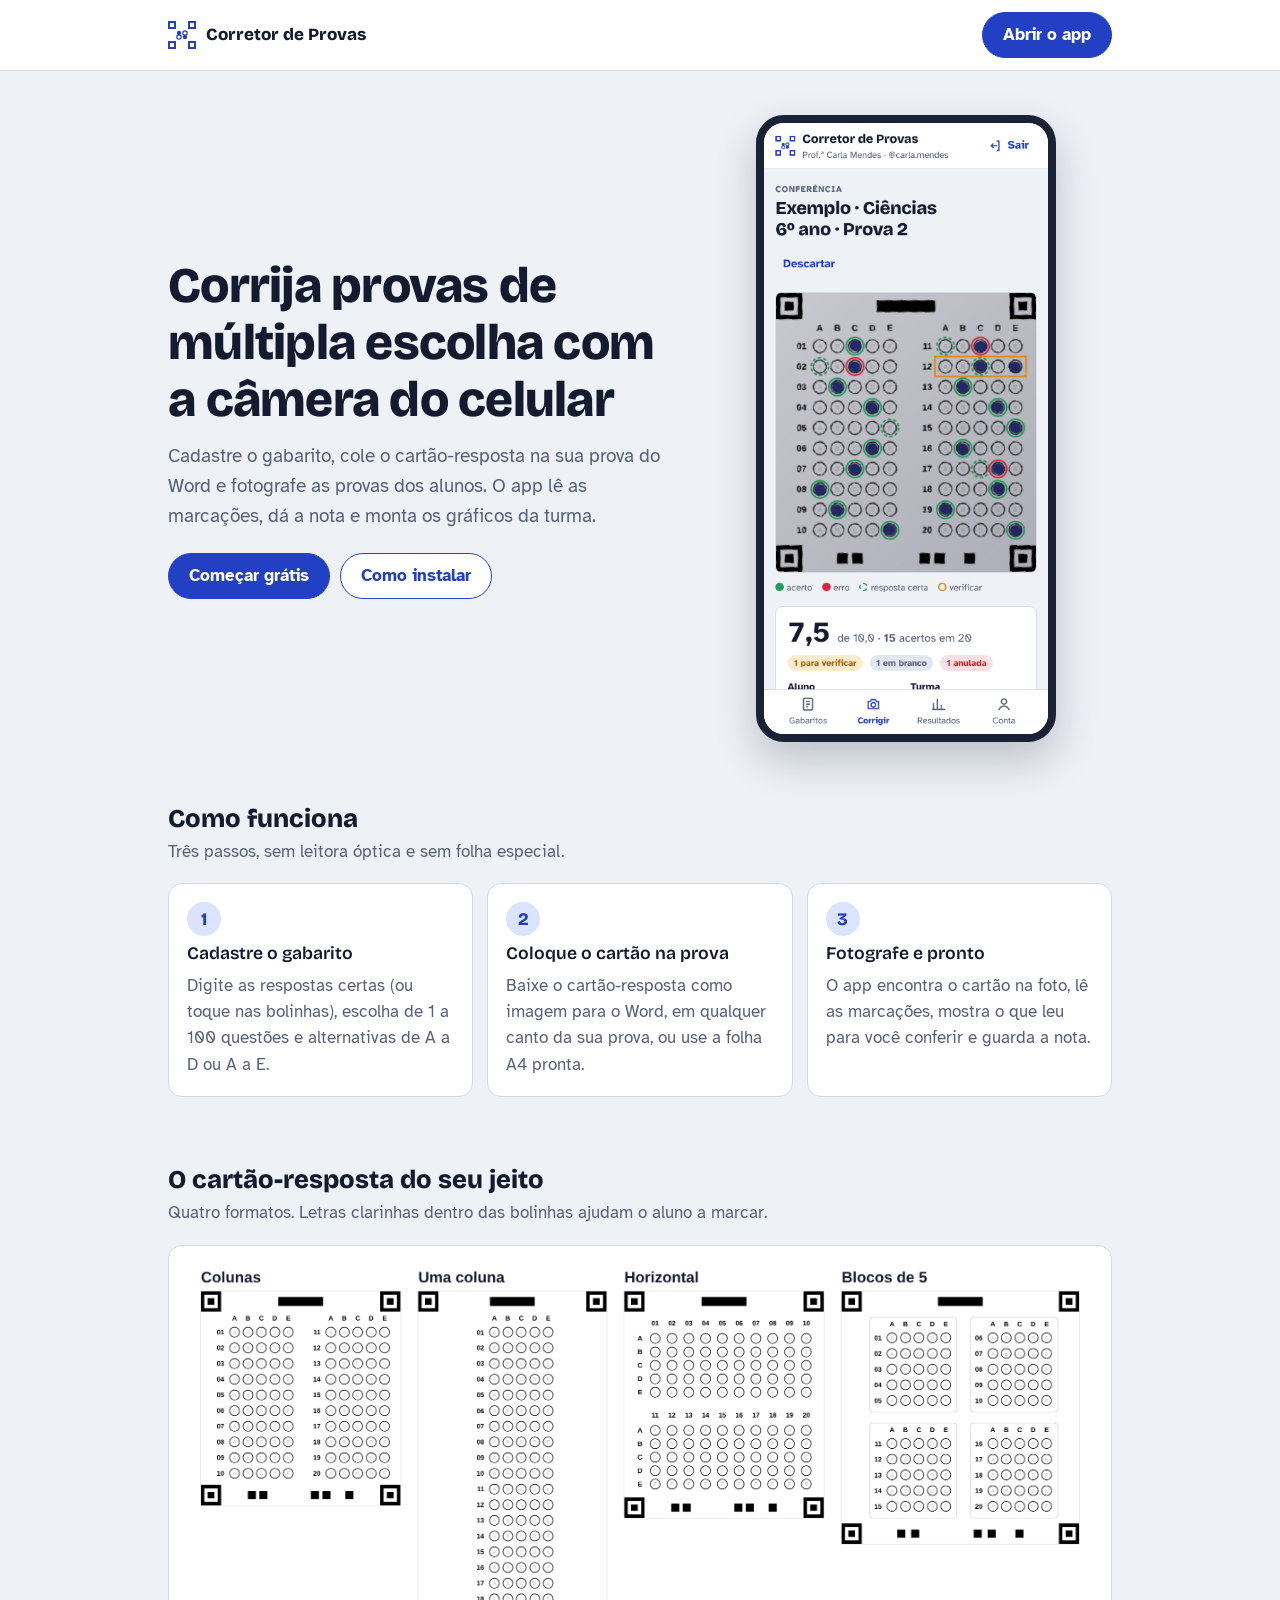
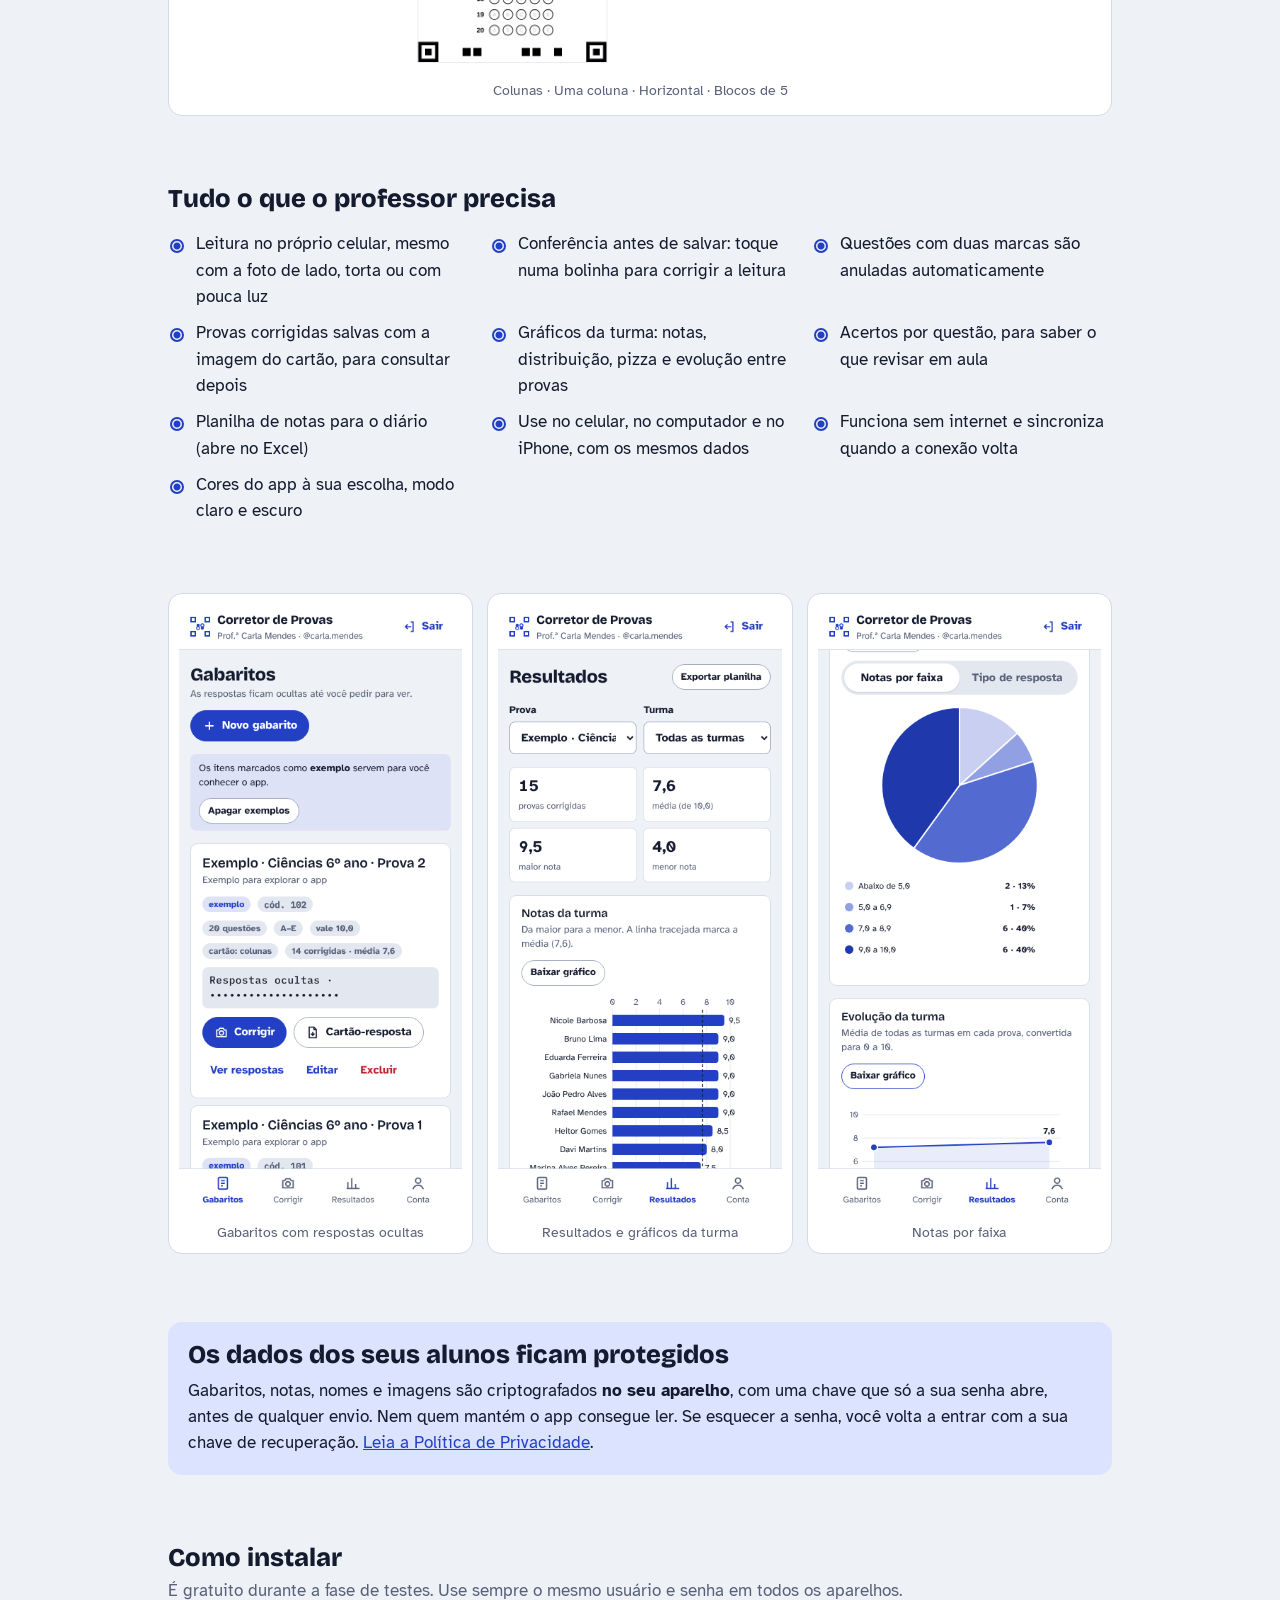
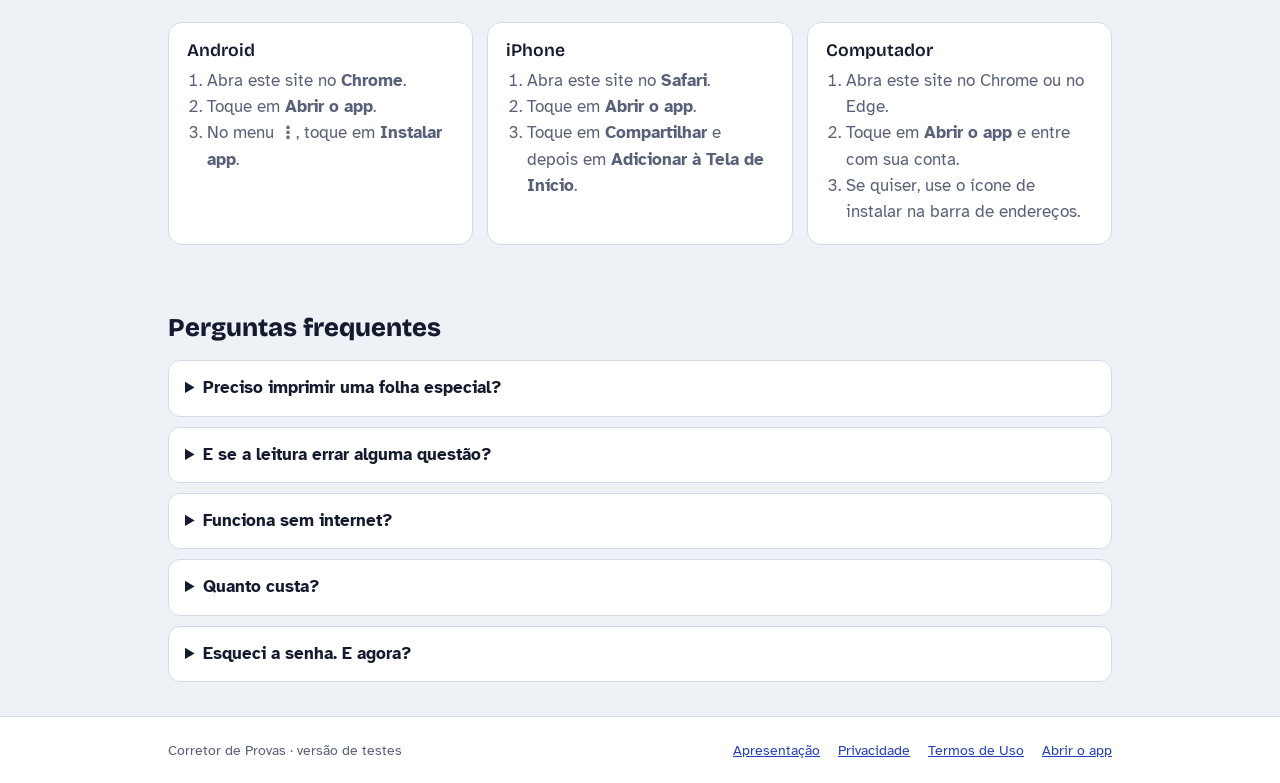
<file: docs/apresentacao/index.html>
<!doctype html>
<html lang="pt-BR">
<head>
<meta charset="utf-8">
<meta name="viewport" content="width=device-width, initial-scale=1, viewport-fit=cover">
<title>Corretor de Provas</title>
<meta name="description" content="Corrija provas de múltipla escolha com a câmera do celular: gabarito, cartão-resposta para o Word, notas e gráficos da turma.">
<meta name="theme-color" content="#2340C4">
<link rel="icon" href="../icons/icon-192.png" type="image/png">
<link rel="preconnect" href="https://fonts.googleapis.com"><link rel="preconnect" href="https://fonts.gstatic.com" crossorigin>
<link rel="stylesheet" href="https://fonts.googleapis.com/css2?family=Atkinson+Hyperlegible:wght@400;700&family=Bricolage+Grotesque:opsz,wght@12..96,600;12..96,800&display=swap">
<link rel="stylesheet" href="../paginas/estilo.css">
</head>
<body>
<header class="top"><div class="wrap"><a class="marca" href="../apresentacao/index.html"><svg viewBox="0 0 28 28" aria-hidden="true"><g fill="currentColor"><path d="M0 0h8v8H0zM2 2v4h4V2z" fill-rule="evenodd"/><path d="M20 0h8v8h-8zM22 2v4h4V2z" fill-rule="evenodd"/><path d="M0 20h8v8H0zM2 22v4h4v-4z" fill-rule="evenodd"/><path d="M20 20h8v8h-8zM22 22v4h4v-4z" fill-rule="evenodd"/><circle cx="11" cy="12" r="2.2"/><circle cx="17" cy="16" r="2.2"/></g><g fill="none" stroke="currentColor" stroke-width="1.2"><circle cx="17" cy="12" r="2.2"/><circle cx="11" cy="16" r="2.2"/></g></svg>Corretor de Provas</a><a class="btn primary" href="../index.html">Abrir o app</a></div></header>
<main>
<div class="wrap">
<div class="hero">
  <div>
    <h1>Corrija provas de múltipla escolha com a câmera do celular</h1>
    <p class="lead">Cadastre o gabarito, cole o cartão-resposta na sua prova do Word e fotografe as provas dos alunos. O app lê as marcações, dá a nota e monta os gráficos da turma.</p>
    <div class="acoes"><a class="btn primary" href="../index.html">Começar grátis</a><a class="btn" href="#instalar">Como instalar</a></div>
  </div>
  <div class="celular"><img src="../paginas/img/tela-correcao.png" alt="Tela de conferência: cartão lido com acertos em verde e erros em vermelho, nota 7,5" width="400" height="860"></div>
</div>
</div>

<section><div class="wrap">
  <div class="sec-titulo"><h2>Como funciona</h2><p>Três passos, sem leitora óptica e sem folha especial.</p></div>
  <div class="passos">
    <div class="passo"><h3>Cadastre o gabarito</h3><p>Digite as respostas certas (ou toque nas bolinhas), escolha de 1 a 100 questões e alternativas de A a D ou A a E.</p></div>
    <div class="passo"><h3>Coloque o cartão na prova</h3><p>Baixe o cartão-resposta como imagem para o Word, em qualquer canto da sua prova, ou use a folha A4 pronta.</p></div>
    <div class="passo"><h3>Fotografe e pronto</h3><p>O app encontra o cartão na foto, lê as marcações, mostra o que leu para você conferir e guarda a nota.</p></div>
  </div>
</div></section>

<section><div class="wrap">
  <div class="sec-titulo"><h2>O cartão-resposta do seu jeito</h2><p>Quatro formatos. Letras clarinhas dentro das bolinhas ajudam o aluno a marcar.</p></div>
  <figure class="figura"><img src="../paginas/img/cartao-formatos.png" alt="Os quatro formatos de cartão: colunas, uma coluna, horizontal e blocos de 5" width="1966" height="918"><figcaption>Colunas · Uma coluna · Horizontal · Blocos de 5</figcaption></figure>
</div></section>

<section><div class="wrap">
  <div class="sec-titulo"><h2>Tudo o que o professor precisa</h2></div>
  <ul class="lista">
    <li>Leitura no próprio celular, mesmo com a foto de lado, torta ou com pouca luz</li>
    <li>Conferência antes de salvar: toque numa bolinha para corrigir a leitura</li>
    <li>Questões com duas marcas são anuladas automaticamente</li>
    <li>Provas corrigidas salvas com a imagem do cartão, para consultar depois</li>
    <li>Gráficos da turma: notas, distribuição, pizza e evolução entre provas</li>
    <li>Acertos por questão, para saber o que revisar em aula</li>
    <li>Planilha de notas para o diário (abre no Excel)</li>
    <li>Use no celular, no computador e no iPhone, com os mesmos dados</li>
    <li>Funciona sem internet e sincroniza quando a conexão volta</li>
    <li>Cores do app à sua escolha, modo claro e escuro</li>
  </ul>
</div></section>

<section><div class="wrap">
  <div class="telas">
    <figure><img src="../paginas/img/tela-gabaritos.png" alt="Lista de gabaritos com respostas ocultas" width="400" height="860" loading="lazy"><figcaption>Gabaritos com respostas ocultas</figcaption></figure>
    <figure><img src="../paginas/img/tela-resultados.png" alt="Resultados da turma com gráfico de notas" width="400" height="860" loading="lazy"><figcaption>Resultados e gráficos da turma</figcaption></figure>
    <figure><img src="../paginas/img/tela-pizza.png" alt="Gráfico de pizza com as notas por faixa" width="400" height="860" loading="lazy"><figcaption>Notas por faixa</figcaption></figure>
  </div>
</div></section>

<section><div class="wrap">
  <div class="caixa">
    <h2>Os dados dos seus alunos ficam protegidos</h2>
    <p>Gabaritos, notas, nomes e imagens são criptografados <b>no seu aparelho</b>, com uma chave que só a sua senha abre, antes de qualquer envio. Nem quem mantém o app consegue ler. Se esquecer a senha, você volta a entrar com a sua chave de recuperação. <a href="../privacidade/index.html">Leia a Política de Privacidade</a>.</p>
  </div>
</div></section>

<section id="instalar"><div class="wrap">
  <div class="sec-titulo"><h2>Como instalar</h2><p>É gratuito durante a fase de testes. Use sempre o mesmo usuário e senha em todos os aparelhos.</p></div>
  <div class="instalar">
    <div><h3>Android</h3><ol><li>Abra este site no <b>Chrome</b>.</li><li>Toque em <b>Abrir o app</b>.</li><li>No menu <b>⋮</b>, toque em <b>Instalar app</b>.</li></ol></div>
    <div><h3>iPhone</h3><ol><li>Abra este site no <b>Safari</b>.</li><li>Toque em <b>Abrir o app</b>.</li><li>Toque em <b>Compartilhar</b> e depois em <b>Adicionar à Tela de Início</b>.</li></ol></div>
    <div><h3>Computador</h3><ol><li>Abra este site no Chrome ou no Edge.</li><li>Toque em <b>Abrir o app</b> e entre com sua conta.</li><li>Se quiser, use o ícone de instalar na barra de endereços.</li></ol></div>
  </div>
</div></section>

<section><div class="wrap">
  <div class="sec-titulo"><h2>Perguntas frequentes</h2></div>
  <details><summary>Preciso imprimir uma folha especial?</summary><p>Não. O cartão-resposta é uma imagem que você cola na própria prova, em papel comum, impresso em qualquer impressora ou fotocopiado.</p></details>
  <details><summary>E se a leitura errar alguma questão?</summary><p>O app mostra o cartão lido antes de salvar, destacando o que ficou em dúvida. Basta tocar na alternativa certa para corrigir. Se a foto não for reconhecida, você pode tocar nos 4 cantos do cartão.</p></details>
  <details><summary>Funciona sem internet?</summary><p>Sim. A leitura acontece no próprio aparelho. Quando a internet volta, o app sincroniza com seus outros aparelhos.</p></details>
  <details><summary>Quanto custa?</summary><p>Durante a fase de testes, é gratuito. Quem participar agora será avisado com antecedência sobre qualquer mudança.</p></details>
  <details><summary>Esqueci a senha. E agora?</summary><p>Na tela de entrada, toque em <b>Esqueci a senha</b> e use a sua chave de recuperação. Por segurança, sem a senha e sem a chave ninguém consegue abrir os dados.</p></details>
</div></section>

</main>
<footer class="rodape"><div class="wrap"><span>Corretor de Provas · versão de testes</span><nav><a href="../apresentacao/index.html">Apresentação</a><a href="../privacidade/index.html">Privacidade</a><a href="../termos/index.html">Termos de Uso</a><a href="../index.html">Abrir o app</a></nav></div></footer>
</body>
</html>
</file>
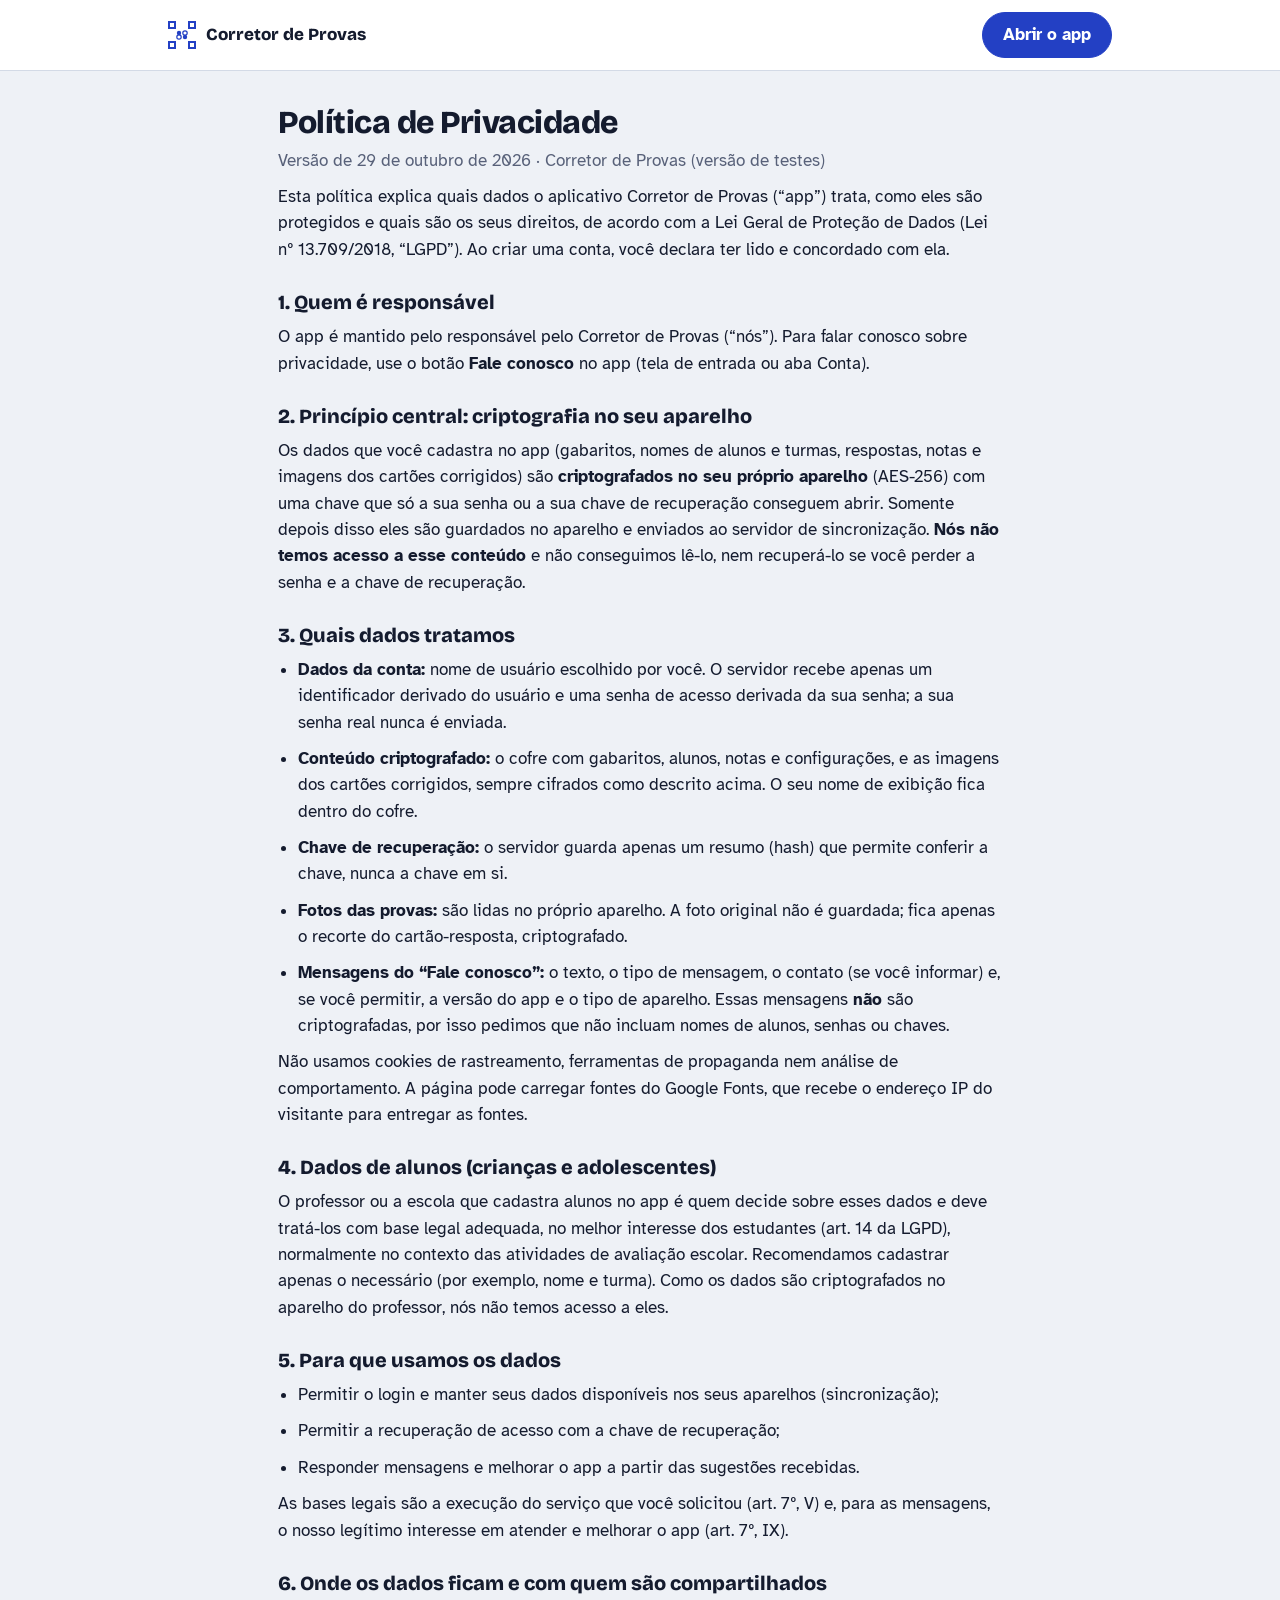
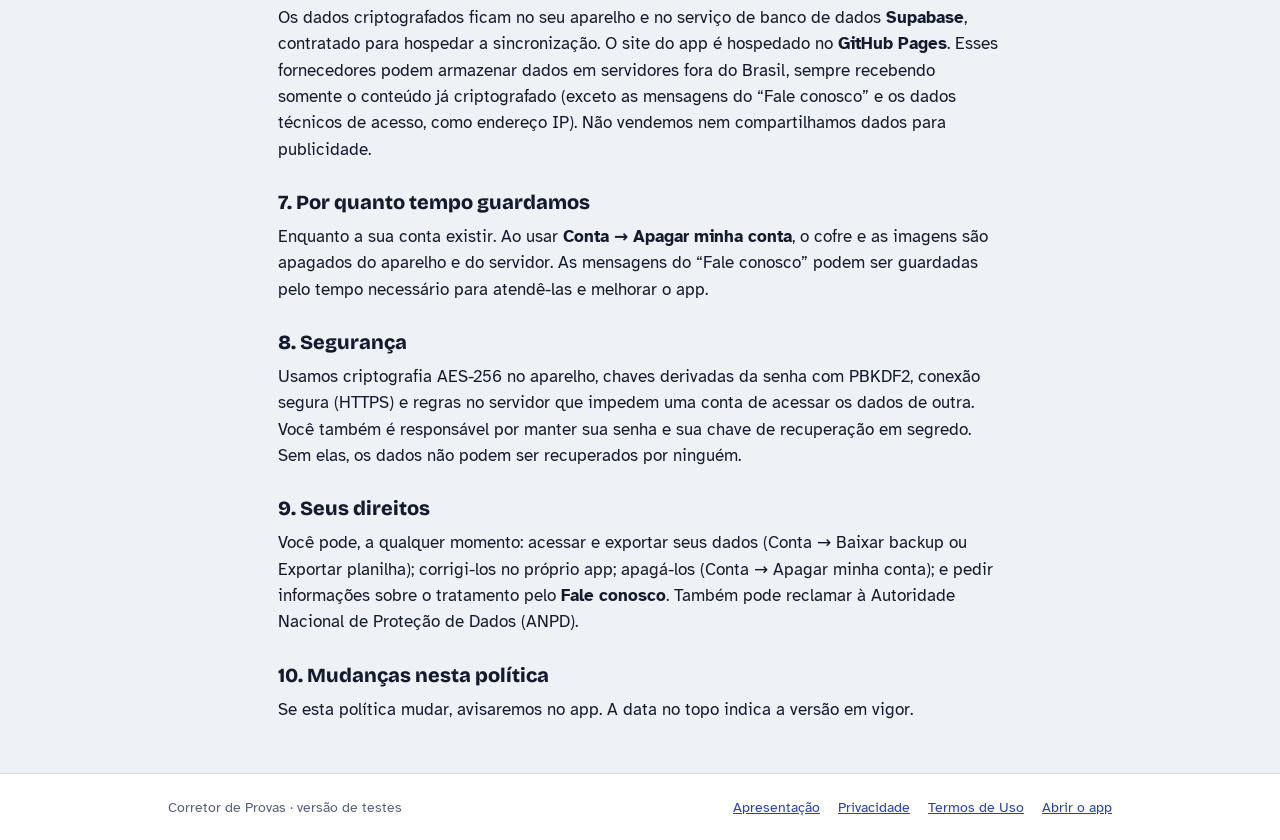
<file: docs/privacidade/index.html>
<!doctype html>
<html lang="pt-BR">
<head>
<meta charset="utf-8">
<meta name="viewport" content="width=device-width, initial-scale=1, viewport-fit=cover">
<title>Política de Privacidade · Corretor de Provas</title>
<meta name="description" content="Como o Corretor de Provas protege os dados de professores e alunos (LGPD).">
<meta name="theme-color" content="#2340C4">
<link rel="icon" href="../icons/icon-192.png" type="image/png">
<link rel="preconnect" href="https://fonts.googleapis.com"><link rel="preconnect" href="https://fonts.gstatic.com" crossorigin>
<link rel="stylesheet" href="https://fonts.googleapis.com/css2?family=Atkinson+Hyperlegible:wght@400;700&family=Bricolage+Grotesque:opsz,wght@12..96,600;12..96,800&display=swap">
<link rel="stylesheet" href="../paginas/estilo.css">
</head>
<body>
<header class="top"><div class="wrap"><a class="marca" href="../apresentacao/index.html"><svg viewBox="0 0 28 28" aria-hidden="true"><g fill="currentColor"><path d="M0 0h8v8H0zM2 2v4h4V2z" fill-rule="evenodd"/><path d="M20 0h8v8h-8zM22 2v4h4V2z" fill-rule="evenodd"/><path d="M0 20h8v8H0zM2 22v4h4v-4z" fill-rule="evenodd"/><path d="M20 20h8v8h-8zM22 22v4h4v-4z" fill-rule="evenodd"/><circle cx="11" cy="12" r="2.2"/><circle cx="17" cy="16" r="2.2"/></g><g fill="none" stroke="currentColor" stroke-width="1.2"><circle cx="17" cy="12" r="2.2"/><circle cx="11" cy="16" r="2.2"/></g></svg>Corretor de Provas</a><a class="btn primary" href="../index.html">Abrir o app</a></div></header>
<main>
<div class="wrap doc">
<h1>Política de Privacidade</h1>
<p class="data">Versão de 29 de outubro de 2026 · Corretor de Provas (versão de testes)</p>

<p>Esta política explica quais dados o aplicativo Corretor de Provas (“app”) trata, como eles são protegidos e quais são os seus direitos, de acordo com a Lei Geral de Proteção de Dados (Lei nº 13.709/2018, “LGPD”). Ao criar uma conta, você declara ter lido e concordado com ela.</p>

<h2>1. Quem é responsável</h2>
<p>O app é mantido pelo responsável pelo Corretor de Provas (“nós”). Para falar conosco sobre privacidade, use o botão <b>Fale conosco</b> no app (tela de entrada ou aba Conta).</p>

<h2>2. Princípio central: criptografia no seu aparelho</h2>
<p>Os dados que você cadastra no app (gabaritos, nomes de alunos e turmas, respostas, notas e imagens dos cartões corrigidos) são <b>criptografados no seu próprio aparelho</b> (AES-256) com uma chave que só a sua senha ou a sua chave de recuperação conseguem abrir. Somente depois disso eles são guardados no aparelho e enviados ao servidor de sincronização. <b>Nós não temos acesso a esse conteúdo</b> e não conseguimos lê-lo, nem recuperá-lo se você perder a senha e a chave de recuperação.</p>

<h2>3. Quais dados tratamos</h2>
<ul>
  <li><b>Dados da conta:</b> nome de usuário escolhido por você. O servidor recebe apenas um identificador derivado do usuário e uma senha de acesso derivada da sua senha; a sua senha real nunca é enviada.</li>
  <li><b>Conteúdo criptografado:</b> o cofre com gabaritos, alunos, notas e configurações, e as imagens dos cartões corrigidos, sempre cifrados como descrito acima. O seu nome de exibição fica dentro do cofre.</li>
  <li><b>Chave de recuperação:</b> o servidor guarda apenas um resumo (hash) que permite conferir a chave, nunca a chave em si.</li>
  <li><b>Fotos das provas:</b> são lidas no próprio aparelho. A foto original não é guardada; fica apenas o recorte do cartão-resposta, criptografado.</li>
  <li><b>Mensagens do “Fale conosco”:</b> o texto, o tipo de mensagem, o contato (se você informar) e, se você permitir, a versão do app e o tipo de aparelho. Essas mensagens <b>não</b> são criptografadas, por isso pedimos que não incluam nomes de alunos, senhas ou chaves.</li>
</ul>
<p>Não usamos cookies de rastreamento, ferramentas de propaganda nem análise de comportamento. A página pode carregar fontes do Google Fonts, que recebe o endereço IP do visitante para entregar as fontes.</p>

<h2>4. Dados de alunos (crianças e adolescentes)</h2>
<p>O professor ou a escola que cadastra alunos no app é quem decide sobre esses dados e deve tratá-los com base legal adequada, no melhor interesse dos estudantes (art. 14 da LGPD), normalmente no contexto das atividades de avaliação escolar. Recomendamos cadastrar apenas o necessário (por exemplo, nome e turma). Como os dados são criptografados no aparelho do professor, nós não temos acesso a eles.</p>

<h2>5. Para que usamos os dados</h2>
<ul>
  <li>Permitir o login e manter seus dados disponíveis nos seus aparelhos (sincronização);</li>
  <li>Permitir a recuperação de acesso com a chave de recuperação;</li>
  <li>Responder mensagens e melhorar o app a partir das sugestões recebidas.</li>
</ul>
<p>As bases legais são a execução do serviço que você solicitou (art. 7º, V) e, para as mensagens, o nosso legítimo interesse em atender e melhorar o app (art. 7º, IX).</p>

<h2>6. Onde os dados ficam e com quem são compartilhados</h2>
<p>Os dados criptografados ficam no seu aparelho e no serviço de banco de dados <b>Supabase</b>, contratado para hospedar a sincronização. O site do app é hospedado no <b>GitHub Pages</b>. Esses fornecedores podem armazenar dados em servidores fora do Brasil, sempre recebendo somente o conteúdo já criptografado (exceto as mensagens do “Fale conosco” e os dados técnicos de acesso, como endereço IP). Não vendemos nem compartilhamos dados para publicidade.</p>

<h2>7. Por quanto tempo guardamos</h2>
<p>Enquanto a sua conta existir. Ao usar <b>Conta → Apagar minha conta</b>, o cofre e as imagens são apagados do aparelho e do servidor. As mensagens do “Fale conosco” podem ser guardadas pelo tempo necessário para atendê-las e melhorar o app.</p>

<h2>8. Segurança</h2>
<p>Usamos criptografia AES-256 no aparelho, chaves derivadas da senha com PBKDF2, conexão segura (HTTPS) e regras no servidor que impedem uma conta de acessar os dados de outra. Você também é responsável por manter sua senha e sua chave de recuperação em segredo. Sem elas, os dados não podem ser recuperados por ninguém.</p>

<h2>9. Seus direitos</h2>
<p>Você pode, a qualquer momento: acessar e exportar seus dados (Conta → Baixar backup ou Exportar planilha); corrigi-los no próprio app; apagá-los (Conta → Apagar minha conta); e pedir informações sobre o tratamento pelo <b>Fale conosco</b>. Também pode reclamar à Autoridade Nacional de Proteção de Dados (ANPD).</p>

<h2>10. Mudanças nesta política</h2>
<p>Se esta política mudar, avisaremos no app. A data no topo indica a versão em vigor.</p>
</div>

</main>
<footer class="rodape"><div class="wrap"><span>Corretor de Provas · versão de testes</span><nav><a href="../apresentacao/index.html">Apresentação</a><a href="../privacidade/index.html">Privacidade</a><a href="../termos/index.html">Termos de Uso</a><a href="../index.html">Abrir o app</a></nav></div></footer>
</body>
</html>
</file>
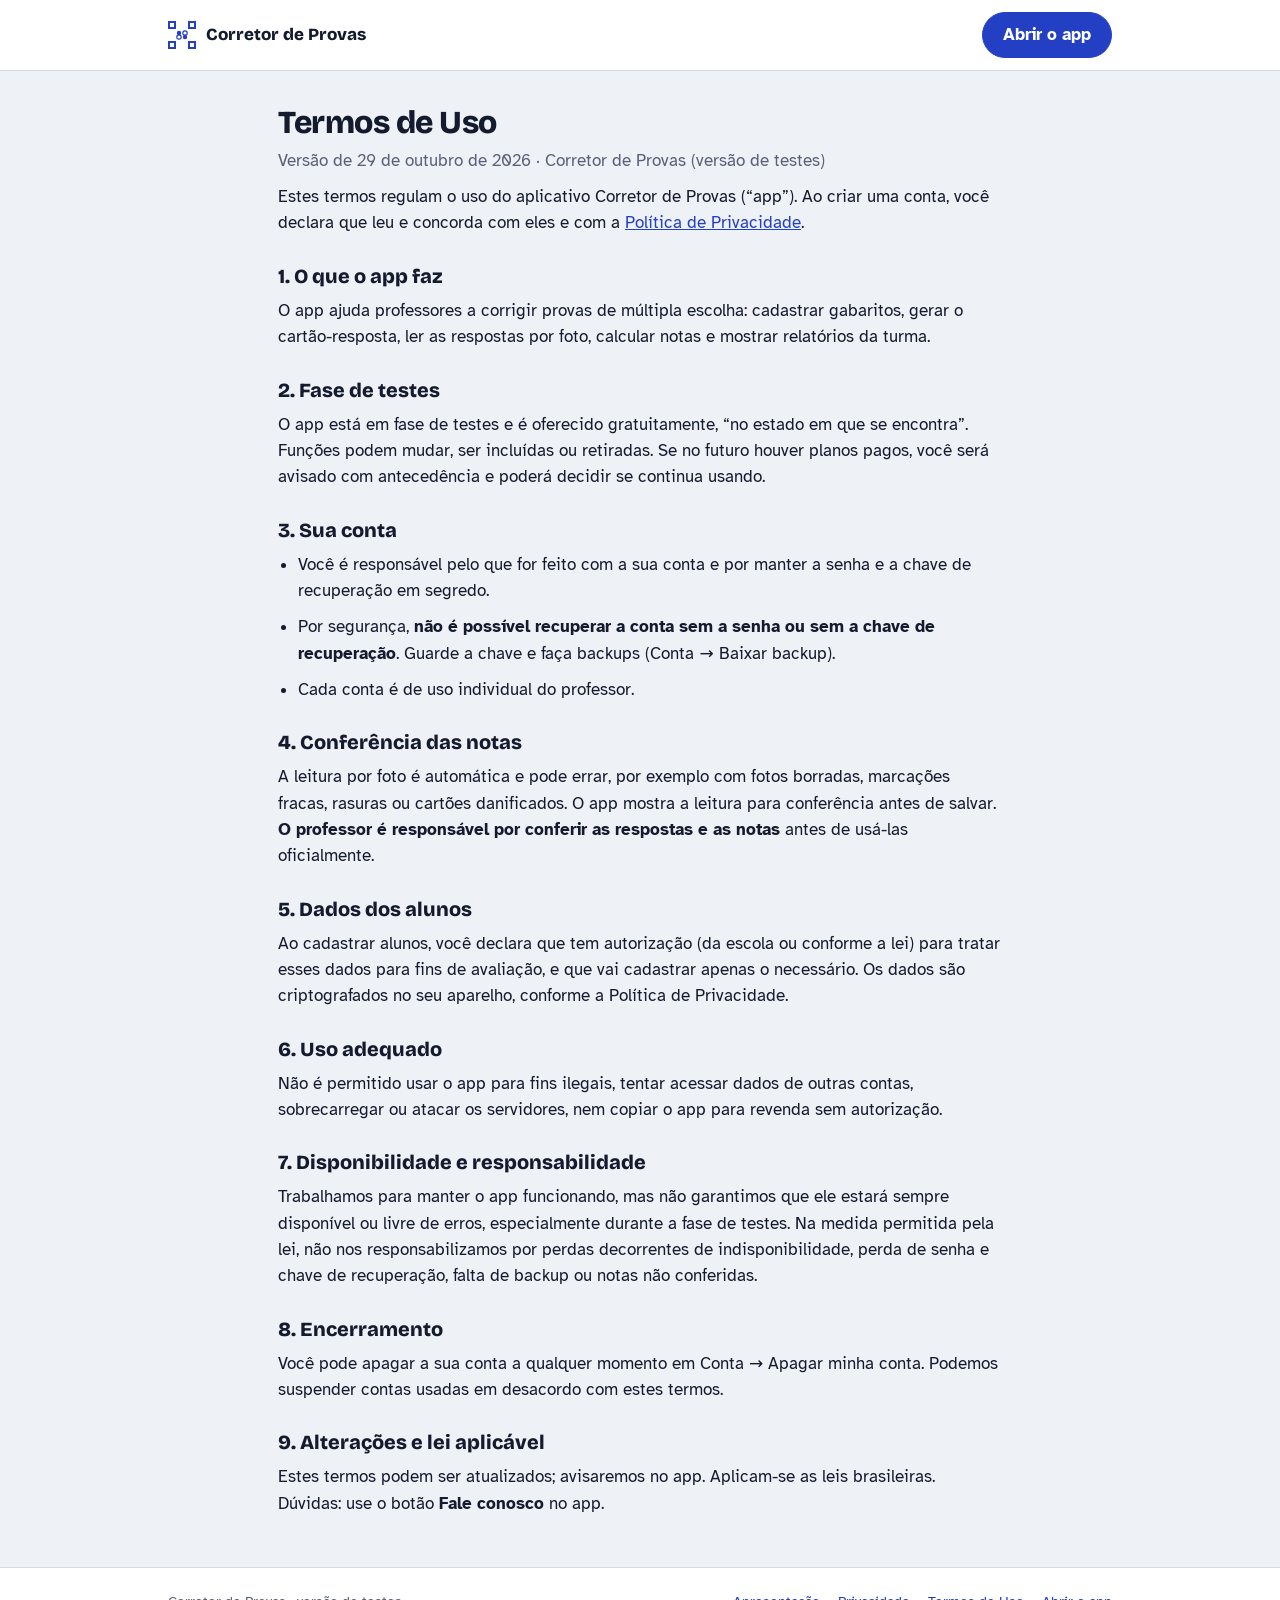
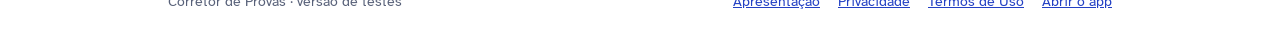
<file: docs/termos/index.html>
<!doctype html>
<html lang="pt-BR">
<head>
<meta charset="utf-8">
<meta name="viewport" content="width=device-width, initial-scale=1, viewport-fit=cover">
<title>Termos de Uso · Corretor de Provas</title>
<meta name="description" content="Termos de uso do Corretor de Provas.">
<meta name="theme-color" content="#2340C4">
<link rel="icon" href="../icons/icon-192.png" type="image/png">
<link rel="preconnect" href="https://fonts.googleapis.com"><link rel="preconnect" href="https://fonts.gstatic.com" crossorigin>
<link rel="stylesheet" href="https://fonts.googleapis.com/css2?family=Atkinson+Hyperlegible:wght@400;700&family=Bricolage+Grotesque:opsz,wght@12..96,600;12..96,800&display=swap">
<link rel="stylesheet" href="../paginas/estilo.css">
</head>
<body>
<header class="top"><div class="wrap"><a class="marca" href="../apresentacao/index.html"><svg viewBox="0 0 28 28" aria-hidden="true"><g fill="currentColor"><path d="M0 0h8v8H0zM2 2v4h4V2z" fill-rule="evenodd"/><path d="M20 0h8v8h-8zM22 2v4h4V2z" fill-rule="evenodd"/><path d="M0 20h8v8H0zM2 22v4h4v-4z" fill-rule="evenodd"/><path d="M20 20h8v8h-8zM22 22v4h4v-4z" fill-rule="evenodd"/><circle cx="11" cy="12" r="2.2"/><circle cx="17" cy="16" r="2.2"/></g><g fill="none" stroke="currentColor" stroke-width="1.2"><circle cx="17" cy="12" r="2.2"/><circle cx="11" cy="16" r="2.2"/></g></svg>Corretor de Provas</a><a class="btn primary" href="../index.html">Abrir o app</a></div></header>
<main>
<div class="wrap doc">
<h1>Termos de Uso</h1>
<p class="data">Versão de 29 de outubro de 2026 · Corretor de Provas (versão de testes)</p>

<p>Estes termos regulam o uso do aplicativo Corretor de Provas (“app”). Ao criar uma conta, você declara que leu e concorda com eles e com a <a href="../privacidade/index.html">Política de Privacidade</a>.</p>

<h2>1. O que o app faz</h2>
<p>O app ajuda professores a corrigir provas de múltipla escolha: cadastrar gabaritos, gerar o cartão-resposta, ler as respostas por foto, calcular notas e mostrar relatórios da turma.</p>

<h2>2. Fase de testes</h2>
<p>O app está em fase de testes e é oferecido gratuitamente, “no estado em que se encontra”. Funções podem mudar, ser incluídas ou retiradas. Se no futuro houver planos pagos, você será avisado com antecedência e poderá decidir se continua usando.</p>

<h2>3. Sua conta</h2>
<ul>
  <li>Você é responsável pelo que for feito com a sua conta e por manter a senha e a chave de recuperação em segredo.</li>
  <li>Por segurança, <b>não é possível recuperar a conta sem a senha ou sem a chave de recuperação</b>. Guarde a chave e faça backups (Conta → Baixar backup).</li>
  <li>Cada conta é de uso individual do professor.</li>
</ul>

<h2>4. Conferência das notas</h2>
<p>A leitura por foto é automática e pode errar, por exemplo com fotos borradas, marcações fracas, rasuras ou cartões danificados. O app mostra a leitura para conferência antes de salvar. <b>O professor é responsável por conferir as respostas e as notas</b> antes de usá-las oficialmente.</p>

<h2>5. Dados dos alunos</h2>
<p>Ao cadastrar alunos, você declara que tem autorização (da escola ou conforme a lei) para tratar esses dados para fins de avaliação, e que vai cadastrar apenas o necessário. Os dados são criptografados no seu aparelho, conforme a Política de Privacidade.</p>

<h2>6. Uso adequado</h2>
<p>Não é permitido usar o app para fins ilegais, tentar acessar dados de outras contas, sobrecarregar ou atacar os servidores, nem copiar o app para revenda sem autorização.</p>

<h2>7. Disponibilidade e responsabilidade</h2>
<p>Trabalhamos para manter o app funcionando, mas não garantimos que ele estará sempre disponível ou livre de erros, especialmente durante a fase de testes. Na medida permitida pela lei, não nos responsabilizamos por perdas decorrentes de indisponibilidade, perda de senha e chave de recuperação, falta de backup ou notas não conferidas.</p>

<h2>8. Encerramento</h2>
<p>Você pode apagar a sua conta a qualquer momento em Conta → Apagar minha conta. Podemos suspender contas usadas em desacordo com estes termos.</p>

<h2>9. Alterações e lei aplicável</h2>
<p>Estes termos podem ser atualizados; avisaremos no app. Aplicam-se as leis brasileiras. Dúvidas: use o botão <b>Fale conosco</b> no app.</p>
</div>

</main>
<footer class="rodape"><div class="wrap"><span>Corretor de Provas · versão de testes</span><nav><a href="../apresentacao/index.html">Apresentação</a><a href="../privacidade/index.html">Privacidade</a><a href="../termos/index.html">Termos de Uso</a><a href="../index.html">Abrir o app</a></nav></div></footer>
</body>
</html>
</file>
<file: docs/paginas/estilo.css>
/* Páginas públicas do Corretor de Provas: mesma paleta do app (papel frio + tinta azul). */
:root {
  --bg: #EEF1F6; --surface: #FFFFFF; --sunk: #E3E8F0; --ink: #141B2E; --muted: #586179; --line: #D3DAE6;
  --accent: #2340C4; --accent-ink: #FFFFFF; --accent-soft: #DCE3FF; --ok: #17784A;
  --font-display: "Bricolage Grotesque", "Segoe UI", system-ui, sans-serif;
  --font-body: "Atkinson Hyperlegible", system-ui, -apple-system, "Segoe UI", Roboto, sans-serif;
  color-scheme: light;
}
@media (prefers-color-scheme: dark) {
  :root { --bg: #0E1320; --surface: #161D2D; --sunk: #1D2538; --ink: #E7EBF3; --muted: #9AA4BA; --line: #283149;
    --accent: #8EA2FF; --accent-ink: #0E1320; --accent-soft: #23305E; --ok: #4FC98D; color-scheme: dark; }
}
*, *::before, *::after { box-sizing: border-box; }
html { -webkit-text-size-adjust: 100%; }
body { margin: 0; background: var(--bg); color: var(--ink); font-family: var(--font-body); font-size: 17px; line-height: 1.55; }
a { color: var(--accent); }
h1, h2, h3 { font-family: var(--font-display); line-height: 1.15; text-wrap: balance; margin: 0; }
h1 { font-size: clamp(2rem, 6vw, 3.1rem); font-weight: 800; letter-spacing: -0.015em; }
h2 { font-size: 1.6rem; font-weight: 800; }
h3 { font-size: 1.1rem; font-weight: 600; }
p { margin: 0; }
.wrap { max-width: 980px; margin: 0 auto; padding-left: max(18px, env(safe-area-inset-left, 0px)); padding-right: max(18px, env(safe-area-inset-right, 0px)); }
.top { background: var(--surface); border-bottom: 1px solid var(--line); }
.top .wrap { display: flex; align-items: center; justify-content: space-between; gap: 12px; padding-block: 12px; }
.marca { display: flex; align-items: center; gap: 10px; font-family: var(--font-display); font-weight: 800; color: var(--ink); text-decoration: none; }
.marca svg { width: 28px; height: 28px; color: var(--accent); }
.btn { display: inline-flex; align-items: center; justify-content: center; min-height: 46px; padding: 0 20px; border-radius: 999px; font-weight: 700; text-decoration: none; border: 1.5px solid var(--accent); color: var(--accent); background: var(--surface); }
.btn.primary { background: var(--accent); color: var(--accent-ink); }
.hero { padding-block: 44px 28px; display: grid; gap: 28px; grid-template-columns: minmax(0, 1fr); align-items: center; }
@media (min-width: 820px) { .hero { grid-template-columns: minmax(0, 1.1fr) minmax(0, 0.9fr); } }
.hero p.lead { font-size: 1.2rem; color: var(--muted); margin-top: 14px; max-width: 34em; }
.acoes { display: flex; flex-wrap: wrap; gap: 10px; margin-top: 22px; }
.celular { justify-self: center; width: min(300px, 80vw); border-radius: 28px; border: 8px solid #1b2236; box-shadow: 0 18px 40px rgba(20, 27, 46, .22); background: #fff; overflow: hidden; }
.celular img { display: block; width: 100%; height: auto; }
section { padding-block: 34px; }
.sec-titulo { display: flex; flex-direction: column; gap: 6px; margin-bottom: 18px; }
.sec-titulo p { color: var(--muted); }
.passos { display: grid; gap: 14px; grid-template-columns: repeat(auto-fit, minmax(240px, 1fr)); counter-reset: passo; }
.passo { background: var(--surface); border: 1px solid var(--line); border-radius: 14px; padding: 18px; display: flex; flex-direction: column; gap: 8px; }
.passo::before { counter-increment: passo; content: counter(passo); font-family: var(--font-display); font-weight: 800; font-size: 1.1rem; width: 34px; height: 34px; border-radius: 50%; display: grid; place-items: center; background: var(--accent-soft); color: var(--accent); }
.passo p { color: var(--muted); }
.figura { background: var(--surface); border: 1px solid var(--line); border-radius: 14px; padding: 14px; overflow-x: auto; }
.figura img { display: block; max-width: 100%; height: auto; margin: 0 auto; border-radius: 6px; }
.figura figcaption { color: var(--muted); font-size: .9rem; margin-top: 8px; text-align: center; }
figure { margin: 0; }
.lista { display: grid; gap: 10px 22px; grid-template-columns: repeat(auto-fit, minmax(260px, 1fr)); padding: 0; margin: 0; list-style: none; }
.lista li { padding-left: 28px; position: relative; }
.lista li::before { content: ""; position: absolute; left: 2px; top: .45em; width: 14px; height: 14px; border-radius: 50%; border: 2px solid var(--accent); background: radial-gradient(circle, var(--accent) 0 3px, transparent 4px); }
.telas { display: grid; gap: 14px; grid-template-columns: repeat(auto-fit, minmax(200px, 1fr)); }
.telas figure { background: var(--surface); border: 1px solid var(--line); border-radius: 14px; padding: 10px; }
.telas img { display: block; width: 100%; height: auto; border-radius: 8px; }
.telas figcaption { font-size: .9rem; color: var(--muted); margin-top: 8px; text-align: center; }
.caixa { background: var(--accent-soft); border-radius: 14px; padding: 18px 20px; display: flex; flex-direction: column; gap: 8px; }
.instalar { display: grid; gap: 14px; grid-template-columns: repeat(auto-fit, minmax(240px, 1fr)); }
.instalar div { background: var(--surface); border: 1px solid var(--line); border-radius: 14px; padding: 18px; display: flex; flex-direction: column; gap: 6px; }
.instalar ol { margin: 0; padding-left: 1.2em; color: var(--muted); }
details { background: var(--surface); border: 1px solid var(--line); border-radius: 12px; padding: 14px 16px; }
details + details { margin-top: 10px; }
summary { font-weight: 700; cursor: pointer; }
details p { margin-top: 8px; color: var(--muted); }
.rodape { border-top: 1px solid var(--line); background: var(--surface); }
.rodape .wrap { padding-block: 22px; display: flex; flex-wrap: wrap; gap: 8px 20px; justify-content: space-between; color: var(--muted); font-size: .9rem; }
.rodape nav { display: flex; flex-wrap: wrap; gap: 8px 18px; }
/* textos legais */
.doc { max-width: 760px; padding-block: 34px 50px; }
.doc h1 { font-size: 2rem; }
.doc h2 { font-size: 1.25rem; margin-top: 28px; }
.doc p, .doc li { margin-top: 10px; }
.doc ul { padding-left: 1.2em; margin: 0; }
.doc .data { color: var(--muted); margin-top: 6px; }
</file>
